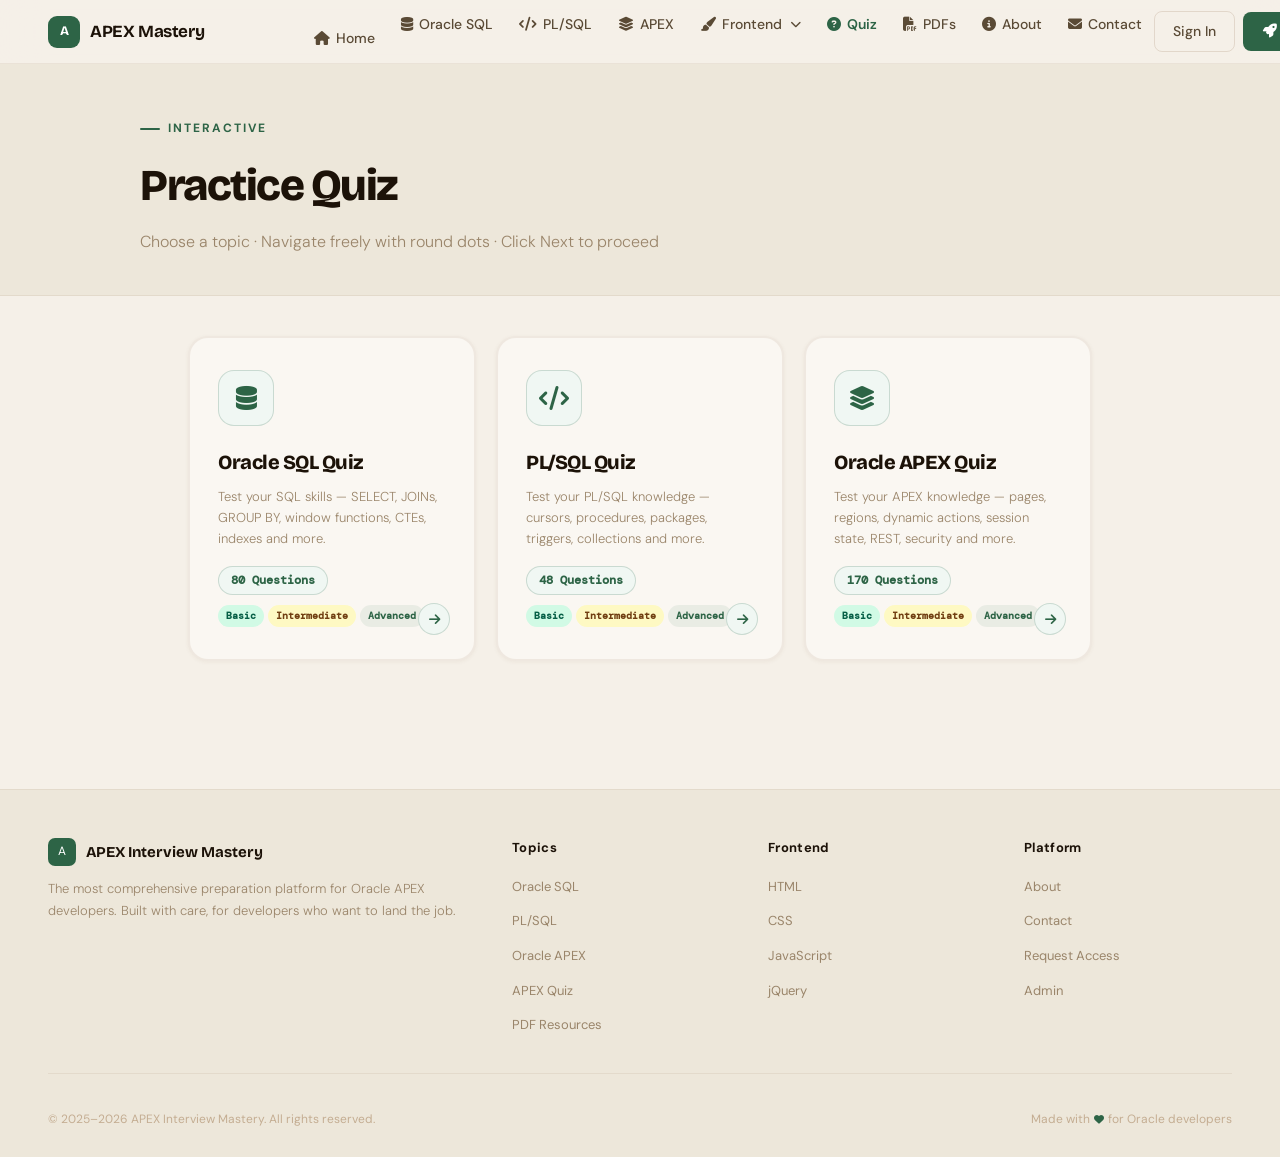
<file: oracle-apex-quiz.html>
<!DOCTYPE html>
<html lang="en">
<head>
<meta charset="UTF-8">
<meta name="viewport" content="width=device-width, initial-scale=1.0">
<title>Practice Quiz — APEX Interview Mastery</title>
<link rel="icon" type="image/svg+xml" href="data:image/svg+xml,<svg xmlns='http://www.w3.org/2000/svg' viewBox='0 0 100 100'><text y='0.9em' font-size='90'>🧠</text></svg>">
<link rel="stylesheet" href="https://cdnjs.cloudflare.com/ajax/libs/font-awesome/6.4.0/css/all.min.css">
<link rel="stylesheet" href="assets/style.css">
</head>
<body>

<nav class="nav" id="mainNav">
  <a href="index.html" class="nav-logo">
    <div class="nav-logo-mark">A</div>
    <span class="nav-logo-text">APEX Mastery</span>
  </div>
  <ul class="nav-links" id="navLinks">
    <li><a href="index.html" data-page="home"><i class="fas fa-home"></i> Home</a></li>
    <li><a href="oracle-sql.html"><i class="fas fa-database"></i> Oracle SQL</a></li>
    <li><a href="plsql.html"><i class="fas fa-code"></i> PL/SQL</a></li>
    <li><a href="oracle-apex.html"><i class="fas fa-layer-group"></i> APEX</a></li>
    <li class="nav-dropdown">
      <a><i class="fas fa-paint-brush"></i> Frontend <i class="fas fa-chevron-down" style="font-size:11px;margin-left:2px"></i></a>
      <ul class="nav-dropdown-menu">
        <li><a href="html-questions.html"><i class="fab fa-html5"></i> HTML</a></li>
        <li><a href="css-questions.html"><i class="fab fa-css3-alt"></i> CSS</a></li>
        <li><a href="javascript-questions.html"><i class="fab fa-js"></i> JavaScript</a></li>
        <li><a href="jquery-questions.html"><i class="fas fa-dollar-sign"></i> jQuery</a></li>
      </ul>
    </li>
    <li><a href="oracle-apex-quiz.html" class="active"><i class="fas fa-circle-question"></i> Quiz</a></li>
    <li><a href="pdf-resources.html"><i class="fas fa-file-pdf"></i> PDFs</a></li>
    <li><a href="index.html#about" data-page="about"><i class="fas fa-info-circle"></i> About</a></li>
    <li><a href="index.html#contact" data-page="contact"><i class="fas fa-envelope"></i> Contact</a></li>
  </ul>
  <div class="nav-actions" id="navActions">
    <a href="index.html" class="btn-nav-ghost">Sign In</a>
    <a href="index.html" class="btn-nav-primary"><i class="fas fa-rocket"></i> Get Access</a>
  </div>
  <button class="nav-hamburger" id="navHamburger" aria-label="Open menu" onclick="toggleMobileNavQuiz()">
    <span></span><span></span><span></span>
  </button>
</nav>

<!-- Mobile Drawer -->
<div class="nav-mobile-drawer" id="mobileDrawer">
  <ul class="nav-mobile-links">
    <li><div class="nav-mobile-section-label">Topics</div></li>
    <li><a href="index.html" onclick="closeMobileNavQuiz()"><i class="fas fa-home"></i> Home</a></li>
    <li><a href="oracle-sql.html" onclick="closeMobileNavQuiz()"><i class="fas fa-database"></i> Oracle SQL</a></li>
    <li><a href="plsql.html" onclick="closeMobileNavQuiz()"><i class="fas fa-code"></i> PL/SQL</a></li>
    <li><a href="oracle-apex.html" onclick="closeMobileNavQuiz()"><i class="fas fa-layer-group"></i> APEX</a></li>
    <li><a href="oracle-apex-quiz.html" class="active" onclick="closeMobileNavQuiz()"><i class="fas fa-circle-question"></i> Quiz</a></li>
    <li><a href="pdf-resources.html" onclick="closeMobileNavQuiz()"><i class="fas fa-file-pdf"></i> PDFs</a></li>
    <div class="nav-mobile-divider"></div>
    <li><div class="nav-mobile-section-label">Frontend</div></li>
    <li><a href="html-questions.html" onclick="closeMobileNavQuiz()"><i class="fab fa-html5"></i> HTML</a></li>
    <li><a href="css-questions.html" onclick="closeMobileNavQuiz()"><i class="fab fa-css3-alt"></i> CSS</a></li>
    <li><a href="javascript-questions.html" onclick="closeMobileNavQuiz()"><i class="fab fa-js"></i> JavaScript</a></li>
    <li><a href="jquery-questions.html" onclick="closeMobileNavQuiz()"><i class="fas fa-dollar-sign"></i> jQuery</a></li>
    <div class="nav-mobile-divider"></div>
    <li><div class="nav-mobile-section-label">Platform</div></li>
    <li><a href="index.html#about" onclick="closeMobileNavQuiz()"><i class="fas fa-info-circle"></i> About</a></li>
    <li><a href="index.html#contact" onclick="closeMobileNavQuiz()"><i class="fas fa-envelope"></i> Contact</a></li>
  </ul>
  <div class="nav-mobile-actions">
    <a href="index.html" class="nav-mobile-btn ghost" onclick="closeMobileNavQuiz()"><i class="fas fa-sign-in-alt"></i> Sign In</a>
    <a href="index.html" class="nav-mobile-btn primary" onclick="closeMobileNavQuiz()"><i class="fas fa-rocket"></i> Get Access</a>
  </div>
</div>

<div class="page-header">
  <div style="max-width:1000px;margin:0 auto">
    <div class="page-eyebrow">Interactive</div>
    <h1 class="page-title">Practice Quiz</h1>
    <p class="page-subtitle">Choose a topic · Navigate freely with round dots · Click Next to proceed</p>
  </div>
</div>

<div class="quiz-hub-wrap">

  <!--  HUB  -->
  <div id="quizHub">
    <div class="hub-grid">
      <div class="hub-card" onclick="showQuiz('sql')">
        <div class="hub-icon"><i class="fas fa-database"></i></div>
        <div class="hub-title">Oracle SQL Quiz</div>
        <div class="hub-desc">Test your SQL skills — SELECT, JOINs, GROUP BY, window functions, CTEs, indexes and more.</div>
        <div class="hub-meta">
          <span class="hub-q-count">80 Questions</span>
          <div class="hub-levels">
            <span class="hub-lvl lvl-b">Basic</span>
            <span class="hub-lvl lvl-i">Intermediate</span>
            <span class="hub-lvl lvl-a">Advanced</span>
          </div>
        </div>
        <div class="hub-arrow"><i class="fas fa-arrow-right"></i></div>
      </div>
      <div class="hub-card" onclick="showQuiz('plsql')">
        <div class="hub-icon"><i class="fas fa-code"></i></div>
        <div class="hub-title">PL/SQL Quiz</div>
        <div class="hub-desc">Test your PL/SQL knowledge — cursors, procedures, packages, triggers, collections and more.</div>
        <div class="hub-meta">
          <span class="hub-q-count">48 Questions</span>
          <div class="hub-levels">
            <span class="hub-lvl lvl-b">Basic</span>
            <span class="hub-lvl lvl-i">Intermediate</span>
            <span class="hub-lvl lvl-a">Advanced</span>
          </div>
        </div>
        <div class="hub-arrow"><i class="fas fa-arrow-right"></i></div>
      </div>
      <div class="hub-card" onclick="showQuiz('apex')">
        <div class="hub-icon"><i class="fas fa-layer-group"></i></div>
        <div class="hub-title">Oracle APEX Quiz</div>
        <div class="hub-desc">Test your APEX knowledge — pages, regions, dynamic actions, session state, REST, security and more.</div>
        <div class="hub-meta">
          <span class="hub-q-count">170 Questions</span>
          <div class="hub-levels">
            <span class="hub-lvl lvl-b">Basic</span>
            <span class="hub-lvl lvl-i">Intermediate</span>
            <span class="hub-lvl lvl-a">Advanced</span>
          </div>
        </div>
        <div class="hub-arrow"><i class="fas fa-arrow-right"></i></div>
      </div>
    </div>
  </div>

  <!--  SQL QUIZ  -->
  <div id="sqlSection" style="display:none">
    
<div class="quiz-back-bar">
  <button class="quiz-back-btn" onclick="showHub()">
    <i class="fas fa-arrow-left"></i> Back to Quizzes
  </button>
  <span class="quiz-back-label">Oracle SQL Quiz</span>
</div>

<!-- Start -->
<div class="sq-start" id="sqlQuizStart">
  <span class="sq-start-icon"><i class="fas fa-database"></i></span>
  <h2>Oracle SQL Quiz</h2>
  <p>80 questions across Basic, Intermediate and Advanced levels.<br>Navigate freely using the dots. Instant feedback — click Next to proceed.</p>
  <button class="sq-start-btn" onclick="SQ['sqlQuiz'].start()">
    <i class="fas fa-play"></i>&nbsp; Start Quiz
  </button>
</div>

<!-- Quiz -->
<div class="sq-wrap" id="sqlQuizQuiz" style="display:none">

  <!-- Q-dots navigator -->
  <div class="sq-dots-wrap">
    <div class="sq-dots-label">Question Navigator</div>
    <div class="sq-dots-grid" id="sqlQuizDotsGrid"></div>
  </div>

  <!-- Progress bar -->
  <div class="sq-prog-wrap">
    <div class="sq-prog-bar"><div class="sq-prog-fill" id="sqlQuizProgFill" style="width:0%"></div></div>
    <span class="sq-prog-txt" id="sqlQuizProgTxt">0 / 80 answered</span>
    <span class="sq-score-pill" id="sqlQuizScorePill">Score: 0</span>
  </div>

  <!-- Question card -->
  <div class="sq-qcard">
    <div class="sq-q-meta">
      <span class="sq-q-num-badge" id="sqlQuizQNum">Q 01 / 80</span>
      <span class="sq-q-lvl-badge basic" id="sqlQuizQLvl">Basic</span>
    </div>
    <div class="sq-q-text" id="sqlQuizQText">Loading...</div>
    <div class="sq-opts" id="sqlQuizQOpts"></div>
    <div class="sq-exp" id="sqlQuizQExp"></div>
    <div class="sq-nav">
      <button class="sq-nav-btn" id="sqlQuizPrevBtn" onclick="SQ['sqlQuiz'].prev()">
        <i class="fas fa-arrow-left"></i> Prev
      </button>
      <button class="sq-nav-btn primary" id="sqlQuizNextBtn" onclick="SQ['sqlQuiz'].next()">
        Next <i class="fas fa-arrow-right"></i>
      </button>
    </div>
  </div>
</div>

<!-- Result -->
<div class="sq-result" id="sqlQuizResult" style="display:none">
  <div class="sq-result-ring" id="sqlQuizResRing">
    <div class="sq-result-ring-inner">
      <div class="sq-result-score-num" id="sqlQuizResNum">0</div>
      <div class="sq-result-score-lbl" id="sqlQuizResTotal">/80</div>
    </div>
  </div>
  <div class="sq-result-msg" id="sqlQuizResMsg"></div>
  <div class="sq-result-sub" id="sqlQuizResSub"></div>
  <div class="sq-result-stats">
    <div class="sq-stat-pill correct-stat"><i class="fas fa-check"></i> <span id="sqlQuizResCorrect">0 correct</span></div>
    <div class="sq-stat-pill wrong-stat"><i class="fas fa-times"></i> <span id="sqlQuizResWrong">0 wrong</span></div>
  </div>
  <button class="sq-restart-btn" onclick="SQ['sqlQuiz'].restart()">
    <i class="fas fa-rotate-right"></i>&nbsp; Try Again
  </button>
</div>
  </div>

  <!--  PL/SQL QUIZ  -->
  <div id="plsqlSection" style="display:none">
    
<div class="quiz-back-bar">
  <button class="quiz-back-btn" onclick="showHub()">
    <i class="fas fa-arrow-left"></i> Back to Quizzes
  </button>
  <span class="quiz-back-label">PL/SQL Quiz</span>
</div>

<!-- Start -->
<div class="sq-start" id="plsqlQuizStart">
  <span class="sq-start-icon"><i class="fas fa-cog"></i></span>
  <h2>PL/SQL Quiz</h2>
  <p>48 questions covering cursors, procedures, packages, triggers and Citi assessment questions.<br>Navigate freely using the dots. Instant feedback — click Next to proceed.</p>
  <button class="sq-start-btn" onclick="SQ['plsqlQuiz'].start()">
    <i class="fas fa-play"></i>&nbsp; Start Quiz
  </button>
</div>

<!-- Quiz -->
<div class="sq-wrap" id="plsqlQuizQuiz" style="display:none">

  <!-- Q-dots navigator -->
  <div class="sq-dots-wrap">
    <div class="sq-dots-label">Question Navigator</div>
    <div class="sq-dots-grid" id="plsqlQuizDotsGrid"></div>
  </div>

  <!-- Progress bar -->
  <div class="sq-prog-wrap">
    <div class="sq-prog-bar"><div class="sq-prog-fill" id="plsqlQuizProgFill" style="width:0%"></div></div>
    <span class="sq-prog-txt" id="plsqlQuizProgTxt">0 / 48 answered</span>
    <span class="sq-score-pill" id="plsqlQuizScorePill">Score: 0</span>
  </div>

  <!-- Question card -->
  <div class="sq-qcard">
    <div class="sq-q-meta">
      <span class="sq-q-num-badge" id="plsqlQuizQNum">Q 01 / 48</span>
      <span class="sq-q-lvl-badge basic" id="plsqlQuizQLvl">Basic</span>
    </div>
    <div class="sq-q-text" id="plsqlQuizQText">Loading...</div>
    <div class="sq-opts" id="plsqlQuizQOpts"></div>
    <div class="sq-exp" id="plsqlQuizQExp"></div>
    <div class="sq-nav">
      <button class="sq-nav-btn" id="plsqlQuizPrevBtn" onclick="SQ['plsqlQuiz'].prev()">
        <i class="fas fa-arrow-left"></i> Prev
      </button>
      <button class="sq-nav-btn primary" id="plsqlQuizNextBtn" onclick="SQ['plsqlQuiz'].next()">
        Next <i class="fas fa-arrow-right"></i>
      </button>
    </div>
  </div>
</div>

<!-- Result -->
<div class="sq-result" id="plsqlQuizResult" style="display:none">
  <div class="sq-result-ring" id="plsqlQuizResRing">
    <div class="sq-result-ring-inner">
      <div class="sq-result-score-num" id="plsqlQuizResNum">0</div>
      <div class="sq-result-score-lbl" id="plsqlQuizResTotal">/48</div>
    </div>
  </div>
  <div class="sq-result-msg" id="plsqlQuizResMsg"></div>
  <div class="sq-result-sub" id="plsqlQuizResSub"></div>
  <div class="sq-result-stats">
    <div class="sq-stat-pill correct-stat"><i class="fas fa-check"></i> <span id="plsqlQuizResCorrect">0 correct</span></div>
    <div class="sq-stat-pill wrong-stat"><i class="fas fa-times"></i> <span id="plsqlQuizResWrong">0 wrong</span></div>
  </div>
  <button class="sq-restart-btn" onclick="SQ['plsqlQuiz'].restart()">
    <i class="fas fa-rotate-right"></i>&nbsp; Try Again
  </button>
</div>
  </div>

  <!--  APEX QUIZ  -->
  <div id="apexSection" style="display:none">
    <div class="quiz-back-bar">
      <button class="quiz-back-btn" onclick="showHub()">
        <i class="fas fa-arrow-left"></i> Back to Quizzes
      </button>
      <span class="quiz-back-label">Oracle APEX Quiz</span>
    </div>
    <div class="quiz-wrap">

  <!--  START  -->
  <div class="start-screen" id="startScreen">
    <div class="start-card">
      <span class="start-icon"><i class="fas fa-brain"></i></span>
      <h1 class="start-title">APEX Knowledge Quiz</h1>
      <p class="start-sub">95 questions across Basic, Intermediate & Advanced levels. Navigate freely, skip questions, and review your score at the end.</p>
      <div class="start-chips">
        <div class="start-chip"><div class="chip-num">95</div><div class="chip-lbl">Questions</div></div>
        <div class="start-chip"><div class="chip-num">45</div><div class="chip-lbl">Minutes</div></div>
        <div class="start-chip"><div class="chip-num">3</div><div class="chip-lbl">Levels</div></div>
      </div>
      <div class="start-cats">
        <div class="cat-card"><span class="cat-emoji"><i class="fas fa-circle" style="color:#276749"></i></span><div class="cat-name">Basic</div><div class="cat-desc">APEX fundamentals, components, workspaces, LOVs</div></div>
        <div class="cat-card"><span class="cat-emoji"><i class="fas fa-circle" style="color:#3b82f6"></i></span><div class="cat-name">Intermediate</div><div class="cat-desc">Dynamic actions, security, forms, reports, sessions</div></div>
        <div class="cat-card"><span class="cat-emoji"><i class="fas fa-circle" style="color:#b91c1c"></i></span><div class="cat-name">Advanced</div><div class="cat-desc">REST, performance, plugins, architecture, deployment</div></div>
      </div>
      <button class="start-btn" onclick="startQuiz()"><i class="fas fa-play"></i> Start Quiz</button>
      <p class="start-note"><i class="fas fa-info-circle"></i> Instant answer feedback after each question. You can navigate between questions freely.</p>
    </div>
  </div>

  <!--  QUIZ  -->
  <div class="quiz-screen" id="quizScreen">

    <!-- Top bar -->
    <div class="quiz-topbar">
      <div class="quiz-progress-wrap">
        <div class="prog-top">
          <span class="prog-label">Progress</span>
          <span class="prog-count" id="progCount">0 / 95</span>
        </div>
        <div class="prog-bar"><div class="prog-fill" id="progFill"></div></div>
      </div>
      <div class="quiz-timer" id="timerEl"><i class="fas fa-clock"></i><span id="timerTxt">45:00</span></div>
    </div>

    <!-- Dots -->
    <div class="q-dots-wrap">
      <div class="q-dots-label">Question Navigator — click any dot to jump</div>
      <div class="q-dots" id="dotsWrap"></div>
    </div>

    <!-- Question -->
    <div class="q-card" id="qCard">
      <div class="q-meta">
        <span class="q-num-badge" id="qNumBadge">Q 01 / 95</span>
        <span class="q-level-badge basic" id="qLevelBadge">Basic</span>
      </div>
      <div class="q-text" id="qText">Loading...</div>
      <div class="q-options" id="qOpts"></div>
      <div class="q-exp" id="qExp"></div>

      <!-- Nav buttons -->
      <div class="q-nav">
        <button class="nav-btn" id="prevBtn" onclick="go(cur-1)" disabled><i class="fas fa-arrow-left"></i> Prev</button>
        <button class="nav-btn skip" id="skipBtn" onclick="skip()"><i class="fas fa-forward"></i> Skip</button>
        <button class="nav-btn primary" id="nextBtn" onclick="go(cur+1)">Next <i class="fas fa-arrow-right"></i></button>
      </div>
    </div>

    <!-- Submit -->
    <div class="submit-btn-wrap" id="submitWrap">
      <button class="submit-btn" onclick="submitQuiz()"><i class="fas fa-flag-checkered"></i> Submit Quiz & See Results</button>
    </div>

  </div>

  <!--  RESULTS  -->
  <div class="results-screen" id="resultsScreen">
    <div class="results-card">
      <span class="results-emoji" id="rEmoji"></span>
      <h2 class="results-title" id="rTitle">Great Job!</h2>
      <p class="results-sub" id="rSub">Here's your score</p>

      <div class="score-ring-wrap">
        <div class="score-ring" id="scoreRing">
          <div class="score-ring-inner">
            <div class="score-pct" id="scorePct">0%</div>
            <div class="score-lbl">Score</div>
          </div>
        </div>
      </div>

      <div class="results-stats">
        <div class="r-stat"><div class="r-stat-num c" id="rCorrect">0</div><div class="r-stat-lbl">Correct</div></div>
        <div class="r-stat"><div class="r-stat-num w" id="rWrong">0</div><div class="r-stat-lbl">Wrong</div></div>
        <div class="r-stat"><div class="r-stat-num s" id="rSkipped">0</div><div class="r-stat-lbl">Skipped</div></div>
      </div>

      <div class="results-msg" id="rMsg"></div>

      <div class="results-actions">
        <button class="res-btn primary" onclick="restart()"><i class="fas fa-redo"></i> Try Again</button>
        <a href="oracle-apex.html" class="res-btn secondary"><i class="fas fa-book-open"></i> Study APEX</a>
        <a href="index.html" class="res-btn secondary"><i class="fas fa-home"></i> Home</a>
      </div>
    </div>
  </div>

</div><!-- /quiz-wrap -->

<!-- FOOTER -->
  </div>

</div>
  </div>

</div>



<!-- Data -->
<script>
const SQL_QUIZ_QUESTIONS   = [{"id": 1, "level": "basic", "q": "What does SQL stand for?", "opts": ["Structured Query Language", "Simple Query Logic", "Stored Query Language", "System Query Language"], "ans": 0, "exp": "SQL stands for Structured Query Language — the standard language for relational database management."}, {"id": 2, "level": "basic", "q": "Which SQL clause is used to filter rows?", "opts": ["ORDER BY", "GROUP BY", "WHERE", "HAVING"], "ans": 2, "exp": "WHERE filters individual rows before any grouping. HAVING filters groups after GROUP BY."}, {"id": 3, "level": "basic", "q": "What does SELECT * mean in SQL?", "opts": ["Select the first row", "Select all columns", "Select all tables", "Select primary key only"], "ans": 1, "exp": "SELECT * retrieves all columns from a table. It's fine for exploration but should be avoided in production queries."}, {"id": 4, "level": "basic", "q": "Which SQL command adds new rows to a table?", "opts": ["UPDATE", "ALTER", "INSERT", "CREATE"], "ans": 2, "exp": "INSERT INTO adds new rows. UPDATE modifies existing rows. ALTER modifies table structure."}, {"id": 5, "level": "basic", "q": "Which clause sorts query results?", "opts": ["SORT BY", "ORDER BY", "GROUP BY", "FILTER BY"], "ans": 1, "exp": "ORDER BY sorts results. Default is ASC (ascending). Add DESC for descending order."}, {"id": 6, "level": "basic", "q": "What is a PRIMARY KEY?", "opts": ["A key that can have duplicate values", "A key that uniquely identifies each row", "A key used only for joins", "A foreign key reference"], "ans": 1, "exp": "PRIMARY KEY uniquely identifies each row. It must be NOT NULL and unique. A table can have only one primary key."}, {"id": 7, "level": "basic", "q": "What does the COUNT() function return?", "opts": ["Sum of values", "Average of values", "Number of rows", "Maximum value"], "ans": 2, "exp": "COUNT(*) returns total rows. COUNT(column) counts non-NULL values in that column."}, {"id": 8, "level": "basic", "q": "Which JOIN returns only matching rows from both tables?", "opts": ["LEFT JOIN", "RIGHT JOIN", "INNER JOIN", "FULL OUTER JOIN"], "ans": 2, "exp": "INNER JOIN returns only rows where the join condition matches in both tables. Non-matching rows are excluded."}, {"id": 9, "level": "basic", "q": "What does the DISTINCT keyword do?", "opts": ["Sorts results", "Removes duplicate rows", "Filters NULL values", "Groups rows"], "ans": 1, "exp": "DISTINCT eliminates duplicate rows from the result set. SELECT DISTINCT dept_id returns unique department IDs."}, {"id": 10, "level": "basic", "q": "Which SQL command removes all rows from a table but keeps its structure?", "opts": ["DROP", "DELETE", "TRUNCATE", "REMOVE"], "ans": 2, "exp": "TRUNCATE removes all rows instantly and cannot be rolled back. DELETE removes rows row-by-row and can be rolled back."}, {"id": 11, "level": "intermediate", "q": "What is the difference between WHERE and HAVING?", "opts": ["No difference", "WHERE filters rows, HAVING filters groups", "HAVING filters rows, WHERE filters groups", "WHERE works only with JOINs"], "ans": 1, "exp": "WHERE filters individual rows before grouping. HAVING filters groups after GROUP BY. HAVING can use aggregate functions; WHERE cannot."}, {"id": 12, "level": "intermediate", "q": "What does a LEFT JOIN return?", "opts": ["Only matching rows", "All rows from left table + matching from right", "All rows from right table + matching from left", "All rows from both tables"], "ans": 1, "exp": "LEFT JOIN returns all rows from the left table and matching rows from the right. Non-matching right rows show NULL."}, {"id": 13, "level": "intermediate", "q": "What is a subquery?", "opts": ["A stored procedure", "A query nested inside another query", "A type of JOIN", "A database index"], "ans": 1, "exp": "A subquery is a SELECT inside another SQL statement. It can appear in SELECT, FROM, WHERE or HAVING clauses."}, {"id": 14, "level": "intermediate", "q": "What does GROUP BY do?", "opts": ["Sorts rows", "Filters rows", "Groups rows with same values for aggregation", "Joins two tables"], "ans": 2, "exp": "GROUP BY groups rows sharing the same values so aggregate functions (COUNT, SUM, AVG) can be applied per group."}, {"id": 15, "level": "intermediate", "q": "What is the purpose of an INDEX in a database?", "opts": ["Store backup data", "Speed up data retrieval", "Define table structure", "Set primary key"], "ans": 1, "exp": "Indexes speed up SELECT queries by allowing the database to find rows without scanning the entire table."}, {"id": 16, "level": "intermediate", "q": "Which function returns the highest value in a column?", "opts": ["TOP()", "HIGHEST()", "MAX()", "UPPER()"], "ans": 2, "exp": "MAX() returns the maximum value. MIN() returns minimum. Both ignore NULL values."}, {"id": 17, "level": "intermediate", "q": "What is a FOREIGN KEY?", "opts": ["A key that is always unique", "A key referencing a primary key in another table", "A key with no constraints", "A key used for encryption"], "ans": 1, "exp": "FOREIGN KEY enforces referential integrity by linking a column to a PRIMARY KEY in another table."}, {"id": 18, "level": "intermediate", "q": "What does UNION do in SQL?", "opts": ["Joins two tables", "Combines results of two SELECT queries removing duplicates", "Combines results keeping duplicates", "Creates a new table"], "ans": 1, "exp": "UNION combines result sets and removes duplicates. UNION ALL keeps all rows including duplicates and is faster."}, {"id": 19, "level": "intermediate", "q": "What is a VIEW in SQL?", "opts": ["A physical copy of a table", "A saved SELECT query that acts as a virtual table", "A type of stored procedure", "A backup mechanism"], "ans": 1, "exp": "A VIEW is a named query stored in the database. It acts like a virtual table — data is computed fresh on each access."}, {"id": 20, "level": "intermediate", "q": "What does the LIKE operator do?", "opts": ["Exact string match", "Pattern matching with % and _", "Case-sensitive comparison", "Numeric comparison"], "ans": 1, "exp": "LIKE uses wildcards: % matches any sequence of characters, _ matches exactly one character."}, {"id": 21, "level": "advanced", "q": "What is a Window Function in SQL?", "opts": ["A function that creates a popup", "A function that operates across a set of rows related to the current row", "A function that filters rows", "A function used only with GROUP BY"], "ans": 1, "exp": "Window functions (ROW_NUMBER, RANK, LAG, LEAD, SUM OVER) compute values across a window of rows without collapsing them like GROUP BY does."}, {"id": 22, "level": "advanced", "q": "What is a CTE (Common Table Expression)?", "opts": ["A permanent table", "A temporary named result set defined with WITH clause", "A type of index", "A stored procedure"], "ans": 1, "exp": "CTEs use WITH keyword to define a temporary named result set. They improve readability and can be recursive for hierarchical data."}, {"id": 23, "level": "advanced", "q": "What does RANK() differ from DENSE_RANK()?", "opts": ["No difference", "RANK skips numbers on ties, DENSE_RANK does not", "DENSE_RANK skips numbers on ties, RANK does not", "RANK only works with ORDER BY DESC"], "ans": 1, "exp": "RANK(): tied values get same rank, next rank is skipped (1,1,3). DENSE_RANK(): tied values get same rank, no gap (1,1,2)."}, {"id": 24, "level": "advanced", "q": "What is the difference between DELETE and TRUNCATE?", "opts": ["No difference", "DELETE can be rolled back and fires triggers; TRUNCATE cannot be rolled back", "TRUNCATE can be rolled back; DELETE cannot", "DELETE is faster than TRUNCATE"], "ans": 1, "exp": "DELETE removes rows one by one, fires triggers, and can be rolled back. TRUNCATE removes all rows instantly, is faster, but cannot be rolled back."}, {"id": 25, "level": "advanced", "q": "What is database normalization?", "opts": ["Making database faster", "Process of organizing data to reduce redundancy", "Backing up database", "Encrypting database tables"], "ans": 1, "exp": "Normalization organises tables to reduce redundancy and improve data integrity through normal forms (1NF, 2NF, 3NF, BCNF)."}, {"id": 26, "level": "advanced", "q": "What does EXPLAIN PLAN show in Oracle?", "opts": ["Data in the table", "How Oracle executes a query (execution plan)", "All indexes on a table", "User permissions"], "ans": 1, "exp": "EXPLAIN PLAN shows how Oracle's optimizer will execute a query — useful for identifying full table scans and optimising with indexes."}, {"id": 27, "level": "advanced", "q": "What is a MATERIALIZED VIEW?", "opts": ["Same as a regular view", "A view that physically stores the query result", "A view that auto-updates every second", "A view only visible to admins"], "ans": 1, "exp": "Materialized views store the query result physically. They must be refreshed to reflect changes. Much faster to query than regular views."}, {"id": 28, "level": "advanced", "q": "What is the purpose of the MERGE statement?", "opts": ["Combine two databases", "Insert, update or delete in one statement based on matching condition", "Merge two schemas", "Copy a table structure"], "ans": 1, "exp": "MERGE (upsert) matches rows between source and target — updates matched rows, inserts unmatched rows, optionally deletes."}, {"id": 29, "level": "advanced", "q": "What are ACID properties in a database?", "opts": ["Automated, Consistent, Indexed, Durable", "Atomicity, Consistency, Isolation, Durability", "Atomic, Compressed, Integrated, Distributed", "None of the above"], "ans": 1, "exp": "ACID: Atomicity (all or nothing), Consistency (rules maintained), Isolation (transactions independent), Durability (committed data survives crashes)."}, {"id": 30, "level": "advanced", "q": "What is partitioning in Oracle?", "opts": ["Splitting a database into two servers", "Dividing a large table into smaller segments for performance", "Creating backup copies", "Encrypting table data"], "ans": 1, "exp": "Partitioning divides large tables into smaller pieces (by range, list or hash). Oracle can skip irrelevant partitions (partition pruning) speeding up queries."}, {"id": 31, "level": "basic", "q": "What does SQL stand for?", "opts": ["Structured Question Language", "Structured Query Language", "Simple Query Language", "Structured Quick Language"], "ans": 1, "exp": "SQL stands for Structured Query Language — the standard language for managing relational databases."}, {"id": 32, "level": "basic", "q": "Which SQL clause is used to retrieve data from a database?", "opts": ["GET", "SELECT", "FETCH", "RETRIEVE"], "ans": 1, "exp": "SELECT is the SQL clause used to retrieve data. GET, FETCH (in PL/SQL context), and RETRIEVE are not standard SQL clauses."}, {"id": 33, "level": "basic", "q": "What is the default sorting order of the ORDER BY clause?", "opts": ["DESC", "RANDOM", "ASC", "NONE"], "ans": 2, "exp": "ORDER BY defaults to ASC (ascending). You must explicitly add DESC for descending order."}, {"id": 34, "level": "basic", "q": "Which keyword eliminates duplicate rows in a result set?", "opts": ["UNIQUE", "REMOVE", "DISTINCT", "DELETE"], "ans": 2, "exp": "DISTINCT eliminates duplicate rows from a result. SELECT DISTINCT dept_id returns each department ID only once."}, {"id": 35, "level": "basic", "q": "Which of the following is NOT a DDL command?", "opts": ["CREATE", "ALTER", "DROP", "INSERT"], "ans": 3, "exp": "INSERT is a DML (Data Manipulation Language) command. DDL commands are CREATE, ALTER, DROP, TRUNCATE, and RENAME."}, {"id": 36, "level": "basic", "q": "The WHERE clause is used to:", "opts": ["Filter records", "Sort data", "Group data", "Delete data"], "ans": 0, "exp": "WHERE filters individual rows before they are returned. GROUP BY groups them, ORDER BY sorts them."}, {"id": 37, "level": "basic", "q": "What is the result of: SELECT 2 + 3 * 4?", "opts": ["20", "14", "24", "18"], "ans": 1, "exp": "Operator precedence: multiplication first (3*4=12), then addition (2+12=14). Result is 14."}, {"id": 38, "level": "basic", "q": "Which operator checks for a value within a list of values?", "opts": ["BETWEEN", "LIKE", "IN", "WITH"], "ans": 2, "exp": "IN checks if a value exists in a list: WHERE dept_id IN (10, 20, 30). BETWEEN checks a range, LIKE checks patterns."}, {"id": 39, "level": "basic", "q": "Which command removes all records from a table but not the table itself?", "opts": ["REMOVE", "DELETE", "DROP", "TRUNCATE"], "ans": 3, "exp": "TRUNCATE removes all rows but keeps the table structure. DELETE also removes rows but can use WHERE. DROP removes the table itself."}, {"id": 40, "level": "basic", "q": "What is a primary key?", "opts": ["Unique + Not Null", "Foreign Key", "Index Key", "Nullable field"], "ans": 0, "exp": "A PRIMARY KEY must be both UNIQUE and NOT NULL. It uniquely identifies each row in a table."}, {"id": 41, "level": "basic", "q": "What does NULL mean in SQL?", "opts": ["Zero", "Undefined", "No value", "False"], "ans": 2, "exp": "NULL represents the absence of a value — it is unknown or not applicable. NULL is NOT zero, empty string, or false."}, {"id": 42, "level": "basic", "q": "Which function returns the number of rows?", "opts": ["COUNT()", "SUM()", "TOTAL()", "NUMBER()"], "ans": 0, "exp": "COUNT(*) returns total rows including NULLs. COUNT(column) counts non-NULL values in that column."}, {"id": 43, "level": "basic", "q": "What does the LIKE operator do?", "opts": ["Compares exact values", "Matches a pattern", "Checks constraints", "Joins tables"], "ans": 1, "exp": "LIKE performs pattern matching using wildcards: % (any characters) and _ (exactly one character)."}, {"id": 44, "level": "basic", "q": "What does the % symbol mean in LIKE clauses?", "opts": ["Divide", "Escape", "Any characters", "Match numbers only"], "ans": 2, "exp": "% matches zero or more characters. 'Al%' matches Alice, Alfred, Alan. _ matches exactly one character."}, {"id": 45, "level": "basic", "q": "Which SQL statement is used to change existing data in a table?", "opts": ["MODIFY", "CHANGE", "UPDATE", "ALTER"], "ans": 2, "exp": "UPDATE modifies existing rows: UPDATE employees SET salary = 60000 WHERE employee_id = 101. ALTER modifies table structure."}, {"id": 46, "level": "intermediate", "q": "Which SQL statement adds new rows to a table?", "opts": ["UPDATE", "ADD", "INSERT", "CREATE"], "ans": 2, "exp": "INSERT INTO adds new rows: INSERT INTO employees(name, salary) VALUES('Alice', 50000)."}, {"id": 47, "level": "intermediate", "q": "Which clause is used with GROUP BY to filter aggregated data?", "opts": ["WHERE", "FILTER", "HAVING", "ORDER"], "ans": 2, "exp": "HAVING filters groups after GROUP BY. WHERE cannot use aggregate functions but HAVING can: HAVING COUNT(*) > 2."}, {"id": 48, "level": "intermediate", "q": "Which JOIN returns all rows from both tables when there is a match in either?", "opts": ["INNER JOIN", "LEFT JOIN", "RIGHT JOIN", "FULL OUTER JOIN"], "ans": 3, "exp": "FULL OUTER JOIN returns all rows from both tables — matched rows are combined, unmatched rows show NULL."}, {"id": 49, "level": "intermediate", "q": "Which SQL keyword is used to sort the result-set?", "opts": ["GROUP BY", "ORDER BY", "SORT", "ALIGN"], "ans": 1, "exp": "ORDER BY sorts results: ORDER BY salary DESC returns highest salary first."}, {"id": 50, "level": "intermediate", "q": "Which of the following is a valid SQL constraint?", "opts": ["CONDITION", "CHECK", "EXISTS", "INDEX"], "ans": 1, "exp": "CHECK is a constraint that ensures column values meet a condition: CHECK (salary > 0). EXISTS is a subquery operator, not a constraint."}, {"id": 51, "level": "intermediate", "q": "What is the purpose of a FOREIGN KEY?", "opts": ["To ensure uniqueness", "To reference a primary key in another table", "To auto-increment values", "To define default value"], "ans": 1, "exp": "FOREIGN KEY enforces referential integrity — it references a PRIMARY KEY in another table preventing orphan records."}, {"id": 52, "level": "intermediate", "q": "Which statement is true about the UNION operator?", "opts": ["Removes duplicates", "Allows duplicates", "Joins rows", "Combines columns"], "ans": 0, "exp": "UNION combines result sets and removes duplicate rows. UNION ALL keeps all rows including duplicates and is faster."}, {"id": 53, "level": "intermediate", "q": "What does the BETWEEN operator do?", "opts": ["Checks if value exists", "Filters text patterns", "Filters within a range (inclusive)", "Matches nulls"], "ans": 2, "exp": "BETWEEN is inclusive: WHERE salary BETWEEN 50000 AND 70000 includes both 50000 and 70000."}, {"id": 54, "level": "intermediate", "q": "Which clause restricts the number of rows returned?", "opts": ["TOP", "MAX", "LIMIT / FETCH FIRST", "COUNT"], "ans": 2, "exp": "In Oracle: FETCH FIRST n ROWS ONLY or ROWNUM <= n. In MySQL/PostgreSQL: LIMIT n. TOP is SQL Server syntax."}, {"id": 55, "level": "intermediate", "q": "Which function returns the current date in Oracle SQL?", "opts": ["GETDATE()", "NOW()", "CURRENT_DATE", "All of the above"], "ans": 3, "exp": "In Oracle: SYSDATE or CURRENT_DATE. In MySQL: NOW() or CURRENT_DATE. GETDATE() is SQL Server. Context-dependent."}, {"id": 56, "level": "intermediate", "q": "What does the SQL keyword AS do?", "opts": ["Joins tables", "Renames a column or table (alias)", "Deletes data", "Drops schema"], "ans": 1, "exp": "AS creates an alias: SELECT salary AS monthly_pay or FROM employees AS e. The AS keyword is optional in most databases."}, {"id": 57, "level": "intermediate", "q": "What is the use of IS NULL in SQL?", "opts": ["Compares NULL with values", "Joins tables", "Replaces NULL", "Aggregates NULLs"], "ans": 0, "exp": "IS NULL checks if a value is NULL. You cannot use = NULL because NULL = NULL evaluates to UNKNOWN, not TRUE."}, {"id": 58, "level": "intermediate", "q": "How can we rename a table in Oracle SQL?", "opts": ["UPDATE TABLE", "RENAME TABLE", "ALTER TABLE name RENAME TO new_name", "None of the above"], "ans": 2, "exp": "In Oracle: ALTER TABLE employees RENAME TO staff. In MySQL: RENAME TABLE employees TO staff."}, {"id": 59, "level": "intermediate", "q": "Which one is a transaction control command?", "opts": ["SELECT", "GRANT", "COMMIT", "DROP"], "ans": 2, "exp": "COMMIT is a TCL (Transaction Control Language) command. SELECT is DML, GRANT is DCL, DROP is DDL."}, {"id": 60, "level": "intermediate", "q": "Which command removes a table completely including its structure?", "opts": ["TRUNCATE", "DELETE", "DROP", "REMOVE"], "ans": 2, "exp": "DROP TABLE removes the table structure and all data permanently. TRUNCATE keeps the structure, DELETE removes rows only."}, {"id": 61, "level": "intermediate", "q": "Which function returns the largest value in a column?", "opts": ["MAX()", "HIGH()", "GREATEST()", "TOP()"], "ans": 0, "exp": "MAX() returns the maximum value in a column. GREATEST() compares values across columns, not aggregate across rows."}, {"id": 62, "level": "intermediate", "q": "What is the result of SELECT LENGTH('SQL')?", "opts": ["2", "3", "4", "Syntax error"], "ans": 1, "exp": "LENGTH('SQL') returns 3 — S, Q, L. In Oracle this function is LENGTH(), in MySQL also LENGTH()."}, {"id": 63, "level": "intermediate", "q": "What does the RANK() function do in SQL?", "opts": ["Returns cumulative rank with gaps on ties", "Returns row index", "Returns partition", "Returns dense rank"], "ans": 0, "exp": "RANK() assigns rank based on ORDER BY. Tied values get the same rank and the next rank is skipped (1,1,3). DENSE_RANK() doesn't skip."}, {"id": 64, "level": "intermediate", "q": "Which keyword is used for conditional logic in a SELECT statement?", "opts": ["SWITCH", "IF", "CASE", "WHEN"], "ans": 2, "exp": "CASE WHEN condition THEN result ELSE default END. WHEN is part of CASE syntax, not standalone. IF is PL/SQL, not SQL."}, {"id": 65, "level": "intermediate", "q": "Which operator tests for the existence of rows in a subquery?", "opts": ["IN", "EXISTS", "ANY", "ALL"], "ans": 1, "exp": "EXISTS returns TRUE if the subquery returns at least one row. It stops checking as soon as the first row is found — very efficient."}, {"id": 66, "level": "advanced", "q": "What is a subquery in SQL?", "opts": ["A temporary column", "A query nested inside another query", "An UPDATE statement", "A type of database"], "ans": 1, "exp": "A subquery (inner query) is a SELECT statement inside another SQL statement. It can be in SELECT, FROM, WHERE, or HAVING clauses."}, {"id": 67, "level": "advanced", "q": "What is the purpose of WINDOW functions?", "opts": ["Aggregate data collapsing rows like GROUP BY", "Filter rows", "Join tables", "Perform calculations across related rows without collapsing them"], "ans": 3, "exp": "Window functions (RANK, ROW_NUMBER, LAG, SUM OVER) perform calculations across a set of rows without collapsing them — unlike GROUP BY."}, {"id": 68, "level": "advanced", "q": "What is the difference between RANK() and DENSE_RANK()?", "opts": ["No difference", "DENSE_RANK skips ranks on ties", "RANK skips ranks on ties", "RANK duplicates rows"], "ans": 2, "exp": "RANK(): 1,1,3 (skips 2 after tie). DENSE_RANK(): 1,1,2 (no gap). Both assign same rank to tied values."}, {"id": 69, "level": "advanced", "q": "What does COALESCE() do in SQL?", "opts": ["Joins tables", "Returns the first non-NULL value from a list", "Replaces all values", "Converts strings"], "ans": 1, "exp": "COALESCE(a, b, c) returns the first non-NULL value from left to right. It is ANSI standard. Oracle also has NVL() which takes only 2 arguments."}, {"id": 70, "level": "advanced", "q": "What is a VIEW in SQL?", "opts": ["A stored physical table", "An indexed column", "A virtual table based on a saved SELECT query", "A subquery result"], "ans": 2, "exp": "A VIEW is a named, saved SELECT query that acts as a virtual table. Data is not physically stored — the query runs on each access."}, {"id": 71, "level": "advanced", "q": "Which function returns the remainder of a division?", "opts": ["ROUND()", "MOD()", "DIV()", "REMAINDER()"], "ans": 1, "exp": "MOD(10, 3) returns 1 (10 divided by 3 leaves remainder 1). In Oracle: MOD() or REMAINDER(). ROUND() rounds numbers."}, {"id": 72, "level": "advanced", "q": "What does DELETE FROM employees WHERE 1=1 do?", "opts": ["Deletes first row", "Deletes last row", "Deletes all rows", "Deletes no rows"], "ans": 2, "exp": "WHERE 1=1 is always TRUE, so this deletes ALL rows from the table. Equivalent to DELETE FROM employees with no WHERE clause."}, {"id": 73, "level": "advanced", "q": "Which statement is true about TRUNCATE?", "opts": ["Can be rolled back", "Fires row-level triggers", "Cannot be rolled back", "Deletes table structure"], "ans": 2, "exp": "TRUNCATE cannot be rolled back in Oracle (it's DDL — implicit COMMIT). It does NOT fire row-level triggers and does NOT remove the table structure."}, {"id": 74, "level": "advanced", "q": "Which SQL command assigns permissions to users?", "opts": ["GRANT", "AUTHORIZE", "PERMIT", "ALLOW"], "ans": 0, "exp": "GRANT is the DCL command: GRANT SELECT, INSERT ON employees TO hr_user. REVOKE removes permissions."}, {"id": 75, "level": "advanced", "q": "What is a composite key?", "opts": ["Primary key with an index", "A key that references a foreign key", "A key made up of multiple columns", "A key that allows NULLs"], "ans": 2, "exp": "A composite key uses two or more columns together to uniquely identify a row. Common in junction tables: PRIMARY KEY (order_id, product_id)."}, {"id": 76, "level": "advanced", "q": "Which JOIN returns only rows where there is NO match in either table?", "opts": ["INNER JOIN", "LEFT JOIN", "RIGHT JOIN", "FULL OUTER JOIN with NULL filter"], "ans": 3, "exp": "FULL OUTER JOIN returns all rows from both tables. To get ONLY unmatched rows, filter WHERE left.id IS NULL OR right.id IS NULL."}, {"id": 77, "level": "advanced", "q": "Which constraint ensures a column only has positive values?", "opts": ["CHECK", "NOT NULL", "UNIQUE", "DEFAULT"], "ans": 0, "exp": "CHECK constraint enforces a condition: CHECK (salary > 0). NOT NULL prevents NULLs, UNIQUE prevents duplicates."}, {"id": 78, "level": "advanced", "q": "What does the ROLLBACK command do?", "opts": ["Saves data permanently", "Undoes uncommitted transaction changes", "Deletes a table", "Locks a table"], "ans": 1, "exp": "ROLLBACK undoes all changes made since the last COMMIT or the start of the transaction. Cannot undo DDL (implicit COMMIT)."}, {"id": 79, "level": "advanced", "q": "What does IFNULL() / NVL() do in SQL?", "opts": ["Replaces NULL with a specified default value", "Removes NULLs from results", "Aggregates NULLs", "Joins NULL columns"], "ans": 0, "exp": "NVL(column, 'default') in Oracle replaces NULL with a default value. IFNULL() in MySQL, COALESCE() in ANSI SQL do the same."}, {"id": 80, "level": "advanced", "q": "Which query correctly selects the top 5 highest salaries from employees?", "opts": ["SELECT MAX(salary) FROM employees LIMIT 5", "SELECT TOP 5 salary FROM employees", "SELECT salary FROM employees ORDER BY salary DESC FETCH FIRST 5 ROWS ONLY", "SELECT salary FROM employees GROUP BY salary"], "ans": 2, "exp": "In Oracle: ORDER BY salary DESC FETCH FIRST 5 ROWS ONLY. TOP is SQL Server. LIMIT is MySQL/PostgreSQL. GROUP BY doesn't limit rows."}];
const PLSQL_QUIZ_QUESTIONS = [{"id": 1, "level": "basic", "q": "What does PL/SQL stand for?", "opts": ["Procedural Language/SQL", "Programming Language/SQL", "Process Logic/SQL", "Parallel Language/SQL"], "ans": 0, "exp": "PL/SQL stands for Procedural Language/SQL — Oracle's procedural extension to SQL that adds variables, loops, conditions and exception handling."}, {"id": 2, "level": "basic", "q": "What are the three main sections of a PL/SQL block?", "opts": ["START, EXECUTE, END", "DECLARE, BEGIN, EXCEPTION/END", "OPEN, FETCH, CLOSE", "CREATE, RUN, DROP"], "ans": 1, "exp": "PL/SQL block: DECLARE (variables), BEGIN (executable code), EXCEPTION (error handling), END. DECLARE and EXCEPTION are optional."}, {"id": 3, "level": "basic", "q": "How do you declare a variable in PL/SQL?", "opts": ["var x NUMBER;", "x := NUMBER;", "x NUMBER;", "DECLARE x AS NUMBER;"], "ans": 2, "exp": "Variables are declared in the DECLARE section: variable_name datatype; e.g., v_salary NUMBER(10,2);"}, {"id": 4, "level": "basic", "q": "What symbol is used for assignment in PL/SQL?", "opts": ["=", "==", ":=", "=>"], "ans": 2, "exp": ":= is the assignment operator in PL/SQL. = is used only for comparison in SQL conditions."}, {"id": 5, "level": "basic", "q": "What is DBMS_OUTPUT.PUT_LINE used for?", "opts": ["Writing to database", "Printing text to console", "Sending emails", "Creating log files"], "ans": 1, "exp": "DBMS_OUTPUT.PUT_LINE prints text to the console/output window. Requires SET SERVEROUTPUT ON in SQL*Plus/SQL Developer."}, {"id": 6, "level": "basic", "q": "What is an exception in PL/SQL?", "opts": ["A syntax error", "A runtime error that disrupts normal execution", "A compile-time warning", "A type of cursor"], "ans": 1, "exp": "Exceptions are runtime errors. PL/SQL has predefined exceptions (NO_DATA_FOUND, TOO_MANY_ROWS) and user-defined ones."}, {"id": 7, "level": "basic", "q": "What does %TYPE do in PL/SQL?", "opts": ["Creates a new type", "Declares a variable with the same datatype as a column", "Checks data type", "Converts data types"], "ans": 1, "exp": "%TYPE anchors a variable's datatype to a column or another variable: v_name employees.employee_name%TYPE;"}, {"id": 8, "level": "basic", "q": "What is a stored procedure in PL/SQL?", "opts": ["A saved SQL query", "A named PL/SQL block stored in the database that performs an action", "A temporary table", "A type of trigger"], "ans": 1, "exp": "A stored procedure is a named, reusable PL/SQL block stored in the database. It can accept parameters but does not return a value."}, {"id": 9, "level": "basic", "q": "What is the difference between a procedure and a function?", "opts": ["No difference", "A function must return a value; a procedure does not", "A procedure returns a value; a function does not", "Functions cannot have parameters"], "ans": 1, "exp": "Functions MUST return a value using RETURN and can be used in SQL. Procedures perform actions but don't return values directly."}, {"id": 10, "level": "basic", "q": "What is a cursor in PL/SQL?", "opts": ["A mouse pointer", "A pointer to the result set of a SQL query", "A type of variable", "A database connection"], "ans": 1, "exp": "A cursor is a pointer to the result set of a query. Explicit cursors (OPEN/FETCH/CLOSE) give full control over multi-row processing."}, {"id": 11, "level": "intermediate", "q": "What is the difference between implicit and explicit cursors?", "opts": ["No difference", "Implicit cursors are auto-created by Oracle for DML/single-row SELECT; explicit cursors are user-defined", "Explicit cursors are faster always", "Implicit cursors only work with DELETE"], "ans": 1, "exp": "Implicit cursors: Oracle auto-creates for INSERT/UPDATE/DELETE and SELECT INTO. Explicit cursors: developer defines for multi-row SELECT processing."}, {"id": 12, "level": "intermediate", "q": "What does BULK COLLECT do in PL/SQL?", "opts": ["Collects statistics", "Fetches multiple rows into a collection in one operation", "Deletes multiple rows", "Groups rows like GROUP BY"], "ans": 1, "exp": "BULK COLLECT fetches all matching rows into a PL/SQL collection in a single context switch — much faster than row-by-row fetching."}, {"id": 13, "level": "intermediate", "q": "What is a PL/SQL Package?", "opts": ["A ZIP file of SQL scripts", "A named group of related procedures, functions, types and variables", "A type of cursor", "An Oracle utility"], "ans": 1, "exp": "Packages group related subprograms. The spec (interface) declares what's public; the body contains the implementation. Great for modularity."}, {"id": 14, "level": "intermediate", "q": "What is FORALL in PL/SQL?", "opts": ["A FOR loop variation for cursors", "A bulk DML statement that sends all operations in one batch", "A way to declare arrays", "A type of exception handler"], "ans": 1, "exp": "FORALL sends all DML operations in a collection to the database in a single call, dramatically reducing PL/SQL to SQL context switches."}, {"id": 15, "level": "intermediate", "q": "What is a trigger in PL/SQL?", "opts": ["A scheduled job", "A PL/SQL block that automatically executes in response to a DML event", "A type of constraint", "A stored procedure called manually"], "ans": 1, "exp": "Triggers fire automatically on INSERT/UPDATE/DELETE events. Types: BEFORE, AFTER, INSTEAD OF. Used for auditing, validation and cascading."}, {"id": 16, "level": "intermediate", "q": "What is %ROWTYPE in PL/SQL?", "opts": ["A record type for a single column", "A record type that matches the structure of an entire table row", "A collection type", "A cursor attribute"], "ans": 1, "exp": "%ROWTYPE declares a record variable with the same structure as a table row: v_emp employees%ROWTYPE; — gives access to v_emp.salary etc."}, {"id": 17, "level": "intermediate", "q": "What does EXECUTE IMMEDIATE do?", "opts": ["Runs a stored procedure", "Executes dynamic SQL built as a string at runtime", "Commits a transaction", "Opens a cursor"], "ans": 1, "exp": "EXECUTE IMMEDIATE runs SQL or PL/SQL built dynamically as a VARCHAR2 string — useful for DDL in PL/SQL and parameterised queries."}, {"id": 18, "level": "intermediate", "q": "What is the NO_DATA_FOUND exception?", "opts": ["Raised when a table is empty", "Raised when SELECT INTO returns zero rows", "Raised when a column has NULL", "Raised when a cursor fails to open"], "ans": 1, "exp": "NO_DATA_FOUND is raised when a SELECT INTO statement finds no matching rows. Handle it in the EXCEPTION section."}, {"id": 19, "level": "intermediate", "q": "What are PL/SQL Collections?", "opts": ["SQL tables", "Data structures that hold multiple values: Associative Arrays, Nested Tables, VARRAYs", "A type of cursor", "Database clusters"], "ans": 1, "exp": "Collections store multiple values: Associative Arrays (key-value, PL/SQL only), Nested Tables (unbounded, stored in DB), VARRAYs (fixed size, stored in DB)."}, {"id": 20, "level": "intermediate", "q": "What is an Autonomous Transaction in PL/SQL?", "opts": ["A transaction that runs in parallel", "A transaction independent of the parent transaction — commits without affecting parent", "A read-only transaction", "A distributed transaction"], "ans": 1, "exp": "PRAGMA AUTONOMOUS_TRANSACTION makes a block run in its own transaction. Its COMMIT/ROLLBACK doesn't affect the parent — used for audit logging."}, {"id": 21, "level": "advanced", "q": "What is the difference between RAISE and RAISE_APPLICATION_ERROR?", "opts": ["No difference", "RAISE re-raises a predefined exception; RAISE_APPLICATION_ERROR creates custom errors with -20000 to -20999 codes", "RAISE is for system errors only", "RAISE_APPLICATION_ERROR is deprecated"], "ans": 1, "exp": "RAISE re-raises the current/predefined exception. RAISE_APPLICATION_ERROR(-20001,'msg') creates a custom error with a user-defined code and message."}, {"id": 22, "level": "advanced", "q": "What is a REF CURSOR in PL/SQL?", "opts": ["A cursor variable that points to a query result set", "A hard-coded cursor", "A cursor for DML statements", "A system cursor"], "ans": 0, "exp": "REF CURSOR is a cursor variable (pointer) that can be associated with different queries at runtime. Used to pass result sets between subprograms."}, {"id": 23, "level": "advanced", "q": "What is the RETURNING INTO clause?", "opts": ["Returns rows to calling program", "Captures values of DML-affected rows directly into PL/SQL variables", "Returns the number of rows affected", "Returns error codes"], "ans": 1, "exp": "RETURNING INTO captures the values of columns modified by INSERT/UPDATE/DELETE into PL/SQL variables in a single round trip."}, {"id": 24, "level": "advanced", "q": "What are cursor attributes in PL/SQL?", "opts": ["Cursor properties like table name", "Boolean/numeric attributes: %FOUND, %NOTFOUND, %ROWCOUNT, %ISOPEN", "Index values of cursor", "JOIN conditions for cursors"], "ans": 1, "exp": "%FOUND (last fetch returned row), %NOTFOUND (no row), %ROWCOUNT (rows fetched so far), %ISOPEN (cursor is open). SQL% prefix for implicit cursors."}, {"id": 25, "level": "advanced", "q": "What is pipeline function in PL/SQL?", "opts": ["A function for network operations", "A table function that returns rows incrementally using PIPE ROW", "A function that runs in parallel", "A recursive function"], "ans": 1, "exp": "Pipelined table functions use PIPE ROW to return rows one at a time as they're computed — memory-efficient for large result sets."}, {"id": 26, "level": "advanced", "q": "What is the NOCOPY hint in PL/SQL?", "opts": ["Prevents copying tables", "Passes OUT/IN OUT parameters by reference instead of by value — improves performance for large data", "Disables data copy on INSERT", "Prevents cursor caching"], "ans": 1, "exp": "NOCOPY passes large OUT parameters by reference avoiding expensive copy operations. Risk: if exception occurs, partial changes may already be visible."}, {"id": 27, "level": "advanced", "q": "What is DBMS_SCHEDULER used for?", "opts": ["Database monitoring", "Creating and managing scheduled jobs in Oracle", "Performance tuning", "User authentication"], "ans": 1, "exp": "DBMS_SCHEDULER creates, manages and monitors scheduled jobs — more powerful than DBMS_JOB. Supports chains, windows, and complex schedules."}, {"id": 28, "level": "advanced", "q": "What is a compound trigger?", "opts": ["A trigger with two conditions", "A trigger that can fire at multiple timing points (BEFORE/AFTER statement AND row level) in one definition", "A trigger on multiple tables", "A trigger with EXCEPTION block"], "ans": 1, "exp": "Compound triggers combine BEFORE STATEMENT, BEFORE EACH ROW, AFTER EACH ROW, and AFTER STATEMENT sections in one trigger body."}, {"id": 29, "level": "advanced", "q": "What is the difference between VARCHAR2 and NVARCHAR2?", "opts": ["No difference", "VARCHAR2 stores standard characters; NVARCHAR2 stores Unicode (multi-language) characters", "NVARCHAR2 is faster", "VARCHAR2 supports more characters"], "ans": 1, "exp": "VARCHAR2 stores bytes (ASCII/single-byte). NVARCHAR2 stores Unicode characters — essential for multilingual applications (Arabic, Chinese etc)."}, {"id": 30, "level": "advanced", "q": "What is DBMS_CRYPTO used for?", "opts": ["Database compression", "Encrypting and decrypting data in PL/SQL", "User authentication", "Table partitioning"], "ans": 1, "exp": "DBMS_CRYPTO provides encryption/decryption functions (AES, 3DES, SHA) for securing sensitive data stored in Oracle Database."}, {"id": 49, "level": "intermediate", "q": "Which code structures are allowed in PL/SQL?", "opts": ["Procedures only", "Functions only", "Procedures and Functions", "Partitions and Code matrices"], "ans": 2, "exp": "PL/SQL supports Procedures (named blocks that perform actions) and Functions (named blocks that return a value). Partitions are a database feature, not a code structure."}, {"id": 50, "level": "basic", "q": "Which functions handle NULL values in PL/SQL/SQL?", "opts": ["IS_NULL and IF_NULL", "IF_NULL only", "NVL and NVL2", "IS_NULL only"], "ans": 2, "exp": "NVL(col, default) replaces NULL with a default value. NVL2(col, not_null_val, null_val) returns different values based on whether the input is NULL."}, {"id": 51, "level": "basic", "q": "Which is the correct way to assign a string value in PL/SQL?", "opts": ["name = 'Tom';", "name := 'Tom';", "name = \"Tom\";", "name := \"Tom\";"], "ans": 1, "exp": ":= is the PL/SQL assignment operator. = is used only for comparison. Strings use single quotes — double quotes are for identifiers."}, {"id": 52, "level": "basic", "q": "What is the correct syntax to create an object that generates values?", "opts": ["CREATE GENERATOR", "CREATE PROVIDER", "CREATE SEQUENCE", "CREATE IDGEN"], "ans": 2, "exp": "CREATE SEQUENCE generates unique incrementing numbers — commonly used for primary key auto-generation in Oracle."}, {"id": 53, "level": "basic", "q": "Which statement is correct about NULL in PL/SQL?", "opts": ["NULL equals FALSE", "NULL equals TRUE", "NULL equals empty string", "None of the above — NULL is unknown"], "ans": 3, "exp": "NULL represents an unknown value — it is NOT equal to FALSE, TRUE, zero, or empty string. Any comparison with NULL evaluates to UNKNOWN."}, {"id": 54, "level": "basic", "q": "What do we call the objects that group related code structures in PL/SQL?", "opts": ["Packages", "Codespaces", "Buckets", "Groups"], "ans": 0, "exp": "Packages group related procedures, functions, types, variables, and cursors. They consist of a spec (interface) and body (implementation)."}, {"id": 55, "level": "intermediate", "q": "Which of the following keywords are valid PL/SQL transaction commands?", "opts": ["RUNNER and SAVEPOINT", "SAVEPOINT and ROLLBACK", "UNDO and ROLLBACK", "ROLLBACK only"], "ans": 1, "exp": "SAVEPOINT marks a point in a transaction for partial rollback. ROLLBACK undoes changes. UNDO is not a PL/SQL keyword."}, {"id": 56, "level": "basic", "q": "What is the correct syntax for a multi-line comment in PL/SQL?", "opts": ["/* This is a comment */", "# This is a comment", "- This is a comment", "// This is a comment"], "ans": 0, "exp": "/* comment */ is the multi-line comment syntax. Single line comments use --. # and // are not valid PL/SQL comment styles."}, {"id": 57, "level": "basic", "q": "Which function converts a string to lowercase in PL/SQL/SQL?", "opts": ["TO_LOWER", "LCASE", "LOWERCASE", "LOWER"], "ans": 3, "exp": "LOWER('HELLO') returns 'hello'. UPPER() converts to uppercase. INITCAP() capitalises first letter of each word."}, {"id": 58, "level": "advanced", "q": "Which pragma enables code execution in a separate autonomous transaction?", "opts": ["PRAGMA NEW TRANSACTION;", "PRAGMA AUTO TRANSACTION;", "PRAGMA AUTONOMOUS_TRANSACTION;", "PRAGMA AUTONOMOUS TRANSACTION;"], "ans": 2, "exp": "PRAGMA AUTONOMOUS_TRANSACTION (with underscore) declares a block runs in its own independent transaction. Its COMMIT/ROLLBACK doesn't affect the parent transaction."}, {"id": 59, "level": "advanced", "q": "How do you send HTTP POST requests from PL/SQL using UTL_HTTP?", "opts": ["BEGIN_REQUEST, SET_METHOD('POST'), WRITE_TEXT", "POST_REQUEST only", "BEGIN_REQUEST, WRITE_TEXT only", "POST_REQUEST, WRITE_TEXT"], "ans": 0, "exp": "UTL_HTTP workflow: UTL_HTTP.BEGIN_REQUEST (create request), UTL_HTTP.SET_HEADER/SET_METHOD (configure), UTL_HTTP.WRITE_TEXT (send body), UTL_HTTP.GET_RESPONSE (get response)."}, {"id": 60, "level": "intermediate", "q": "What are external tables in Oracle?", "opts": ["Tables linked with files on the DB server", "Tables in remote databases", "Tables in other schemas", "Tables on other DB cluster nodes"], "ans": 0, "exp": "External tables allow Oracle to read data from flat files on the DB server as if they were database tables — useful for ETL without loading data first."}, {"id": 61, "level": "intermediate", "q": "SQL*Loader is used for?", "opts": ["Restoring data from backups", "Loading from external databases", "Loading data from external files on the DB server into Oracle tables", "Loading from external files on client machine"], "ans": 2, "exp": "SQL*Loader loads data from flat files (CSV, fixed-width) on the DB server into Oracle tables — a standard Oracle bulk loading tool."}, {"id": 62, "level": "intermediate", "q": "What is ROWID in Oracle?", "opts": ["Attribute of an explicitly defined cursor", "Pseudocolumn that identifies the physical location of a row", "Pseudocolumn identifying schema rows", "Function returning row ID from cursor"], "ans": 1, "exp": "ROWID is an Oracle pseudocolumn that uniquely identifies the physical storage location of each row (file, block, row within block). It is the fastest way to access a specific row."}, {"id": 63, "level": "basic", "q": "What does SET SERVEROUTPUT ON do in SQL*Plus?", "opts": ["Enables logging to alert log", "Displays DBMS_OUTPUT results to the client screen", "Opens data migration channel", "Enables database backup output"], "ans": 1, "exp": "SET SERVEROUTPUT ON enables display of DBMS_OUTPUT.PUT_LINE output in SQL*Plus and SQL Developer. Without it, DBMS_OUTPUT is silently discarded."}, {"id": 64, "level": "intermediate", "q": "Where is PL/SQL source code stored in Oracle Database?", "opts": ["*.oracode files on filesystem", "Git/SVN repository", "DBA_SOURCE / USER_SOURCE data dictionary table", "SOURCES table"], "ans": 2, "exp": "PL/SQL source code is stored in the DBA_SOURCE data dictionary view (USER_SOURCE for current user). SELECT text FROM user_source WHERE name='PROC_NAME';"}, {"id": 65, "level": "basic", "q": "How do you run a stored procedure from SQL*Plus prompt?", "opts": ["some_procedure;", "EXECUTE some_procedure; or EXEC some_procedure;", "exec some_procedure; only", "run some_procedure;"], "ans": 1, "exp": "Both EXECUTE and EXEC (shorthand) work in SQL*Plus. You can also use an anonymous block: BEGIN some_procedure; END;"}, {"id": 66, "level": "advanced", "q": "Which PL/SQL cursor code fragment is correct?", "opts": ["OPEN my_cursor, LOOP FETCH INTO ... CLOSE", "OPEN my_cursor; LOOP FETCH INTO id,name FROM cursor; END LOOP", "LOOP OVER my_cursor FETCH id,name; END LOOP", "OPEN my_cursor; LOOP EXIT WHEN %NOTFOUND; FETCH INTO ... END LOOP"], "ans": 0, "exp": "Correct: OPEN cursor; LOOP FETCH cursor INTO vars; EXIT WHEN cursor%NOTFOUND; process; END LOOP; CLOSE cursor; The FETCH goes before EXIT check in best practice."}];
</script>

<!-- Simple Quiz Engine v2 -->
<script>

//  Simple Quiz Engine v2 — Round Circles + Q-Dots + No Auto-Next 
const SQ = {};

function createSimpleQuiz(id, questions) {
  const Q = questions;
  const total = Q.length;
  const letters = ['A','B','C','D'];

  SQ[id] = {
    cur    : 0,
    score  : 0,
    answers: {},  // idx  chosen answer index or 'skipped'

    start() {
      this.cur     = 0;
      this.score   = 0;
      this.answers = {};
      document.getElementById(id + 'Start').style.display  = 'none';
      document.getElementById(id + 'Result').style.display = 'none';
      document.getElementById(id + 'Quiz').style.display   = 'block';
      this.renderDots();
      this.render(0);
    },

    renderDots() {
      const grid = document.getElementById(id + 'DotsGrid');
      if (!grid) return;
      grid.innerHTML = Q.map((q,i) => {
        const a = this.answers[i];
        let cls = 'sq-dot';
        if (i === this.cur) cls += ' current';
        else if (a !== undefined && a !== 'skipped') {
          cls += (a === q.ans) ? ' answered-c' : ' answered-w';
        } else if (a === 'skipped') cls += ' skipped';
        return `<div class="${cls}" onclick="SQ['${id}'].jumpTo(${i})" title="Q${i+1}">${i+1}</div>`;
      }).join('');
    },

    jumpTo(idx) {
      this.cur = idx;
      this.renderDots();
      this.render(idx);
    },

    render(idx) {
      const q        = Q[idx];
      const answered = this.answers[idx] !== undefined && this.answers[idx] !== 'skipped';
      const done     = Object.keys(this.answers).filter(k => this.answers[k] !== 'skipped').length;

      // Progress
      document.getElementById(id + 'ProgFill').style.width = ((done/total)*100).toFixed(0) + '%';
      document.getElementById(id + 'ProgTxt').textContent  = done + ' / ' + total + ' answered';
      document.getElementById(id + 'ScorePill').textContent = 'Score: ' + this.score;

      // Meta
      document.getElementById(id + 'QNum').textContent  = 'Q ' + String(idx+1).padStart(2,'0') + ' / ' + String(total).padStart(2,'0');
      const lvlEl = document.getElementById(id + 'QLvl');
      lvlEl.textContent = q.level.charAt(0).toUpperCase() + q.level.slice(1);
      lvlEl.className = 'sq-q-lvl-badge ' + q.level;

      // Question text
      document.getElementById(id + 'QText').textContent = q.q;

      // Options — round circles
      document.getElementById(id + 'QOpts').innerHTML = q.opts.map((opt, i) => {
        let cls  = 'sq-opt';
        let icon = '';
        if (answered) {
          cls += ' disabled';
          if (i === q.ans)          { cls += ' correct'; icon = '<i class="fas fa-check sq-opt-icon" style="color:#276749"></i>'; }
          else if (i === this.answers[idx]) { cls += ' wrong'; icon = '<i class="fas fa-times sq-opt-icon" style="color:#b91c1c"></i>'; }
        }
        return `<button class="${cls}" onclick="SQ['${id}'].select(${idx},${i},this)">
          <span class="sq-opt-circle">${letters[i]}</span>
          <span style="flex:1">${opt}</span>
          ${icon}
        </button>`;
      }).join('');

      // Explanation
      const expEl = document.getElementById(id + 'QExp');
      if (answered) {
        expEl.innerHTML = '<strong><i class="fas fa-lightbulb"></i> Explanation:</strong> ' + q.exp;
        expEl.classList.add('show');
      } else {
        expEl.innerHTML = '';
        expEl.classList.remove('show');
      }

      // Nav buttons
      const prevBtn = document.getElementById(id + 'PrevBtn');
      const nextBtn = document.getElementById(id + 'NextBtn');
      prevBtn.disabled = (idx === 0);
      if (idx === total - 1) {
        nextBtn.innerHTML = 'Finish <i class="fas fa-trophy"></i>';
        nextBtn.onclick   = () => SQ[id].finish();
      } else {
        nextBtn.innerHTML = 'Next <i class="fas fa-arrow-right"></i>';
        nextBtn.onclick   = () => SQ[id].next();
      }
    },

    select(idx, chosen, btn) {
      if (this.answers[idx] !== undefined) return; // already answered
      const q = Q[idx];
      this.answers[idx] = chosen;

      if (chosen === q.ans) {
        this.score++;
        document.getElementById(id + 'ScorePill').textContent = 'Score: ' + this.score;
      }

      // Re-render to show correct/wrong state
      // <i class="fas fa-check-circle" style="color:#276749"></i> NO AUTO-NEXT — user must click Next button
      this.renderDots();
      this.render(idx);
    },

    next() {
      if (this.cur < total - 1) {
        this.cur++;
        this.renderDots();
        this.render(this.cur);
        window.scrollTo({top: document.getElementById(id + 'Quiz').offsetTop - 80, behavior:'smooth'});
      }
    },

    prev() {
      if (this.cur > 0) {
        this.cur--;
        this.renderDots();
        this.render(this.cur);
      }
    },

    finish() {
      document.getElementById(id + 'Quiz').style.display   = 'none';
      document.getElementById(id + 'Result').style.display = 'block';

      const correct = this.score;
      const wrong   = Object.keys(this.answers).filter(k => this.answers[k] !== 'skipped' && this.answers[k] !== Q[k].ans).length;
      const pct     = Math.round(correct / total * 100);

      // Circular ring
      const ring = document.getElementById(id + 'ResRing');
      if (ring) ring.style.background = `conic-gradient(#276749 ${pct*3.6}deg, var(--border-soft) 0deg)`;
      document.getElementById(id + 'ResNum').textContent   = correct;
      document.getElementById(id + 'ResTotal').textContent = '/' + total;

      let msg, sub;
      if      (pct >= 90) { msg = '<i class="fas fa-trophy" style="color:#d97706"></i> Excellent!';   sub = 'Outstanding performance!'; }
      else if (pct >= 70) { msg = '<i class="fas fa-thumbs-up"></i> Great job!';   sub = 'Strong knowledge — keep it up!'; }
      else if (pct >= 50) { msg = '<i class="fas fa-book"></i> Good effort!'; sub = 'Review and try again!'; }
      else                { msg = '<i class="fas fa-dumbbell"></i> Keep studying!'; sub = 'Focus on the questions section and retry!'; }

      document.getElementById(id + 'ResMsg').textContent   = msg;
      document.getElementById(id + 'ResSub').textContent   = sub + ' (' + pct + '%)';
      document.getElementById(id + 'ResCorrect').textContent = correct + ' correct';
      document.getElementById(id + 'ResWrong').textContent   = wrong + ' wrong';
    },

    restart() {
      this.cur = 0; this.score = 0; this.answers = {};
      document.getElementById(id + 'Result').style.display = 'none';
      document.getElementById(id + 'Quiz').style.display   = 'block';
      this.renderDots();
      this.render(0);
    }
  };
}


// Hub navigation
function showHub() {
  document.getElementById('quizHub').style.display     = 'block';
  document.getElementById('sqlSection').style.display   = 'none';
  document.getElementById('plsqlSection').style.display = 'none';
  document.getElementById('apexSection').style.display  = 'none';
  window.scrollTo({top:0, behavior:'smooth'});
}

function showQuiz(type) {
  document.getElementById('quizHub').style.display     = 'none';
  document.getElementById('sqlSection').style.display   = type === 'sql'   ? 'block' : 'none';
  document.getElementById('plsqlSection').style.display = type === 'plsql' ? 'block' : 'none';
  document.getElementById('apexSection').style.display  = type === 'apex'  ? 'block' : 'none';
  window.scrollTo({top:0, behavior:'smooth'});
}

document.addEventListener('DOMContentLoaded', () => {
  createSimpleQuiz('sqlQuiz',   SQL_QUIZ_QUESTIONS);
  createSimpleQuiz('plsqlQuiz', PLSQL_QUIZ_QUESTIONS);
});
</script>

<!-- APEX quiz (95 questions) -->
<script>


'use strict';

/* 
   95 QUESTIONS DATA
 */
const Q = [
  {id:1,level:'basic',q:"What is Oracle Application Express (APEX)?",opts:["A high-code development platform for complex enterprise applications","A low-code development platform that allows developers to build scalable web applications quickly using SQL and PL/SQL","A database management system for Oracle databases","A reporting tool exclusively for Oracle databases"],ans:1,exp:"Oracle APEX is a low-code development platform enabling developers to build scalable, secure enterprise apps rapidly using SQL and PL/SQL."},
  {id:2,level:'basic',q:"What are the key components of Oracle APEX?",opts:["Oracle APEX Builder, Oracle APEX Listener, Oracle APEX Runtime","Only Oracle Database and Web Server","SQL Workshop and Application Builder only","Workspace and Theme components only"],ans:0,exp:"Oracle APEX consists of the APEX Builder (development environment), APEX Listener/ORDS (web server integration), and APEX Runtime (execution engine)."},
  {id:3,level:'basic',q:"What are the advantages of using Oracle APEX?",opts:["Only rapid development","Rapid application development, easy deployment, scalability, security features, seamless Oracle Database integration","Only cost-effectiveness","Only responsive design"],ans:1,exp:"Oracle APEX offers rapid development, easy deployment, scalability, built-in security, seamless Oracle Database integration, low-code approach, responsive design, and cost-effectiveness."},
  {id:4,level:'basic',q:"What are APEX pages and regions?",opts:["Only database tables","APEX pages are building blocks representing web pages; Regions define content areas on a page","Only user interfaces","Only templates"],ans:1,exp:"APEX pages are the building blocks of an application representing individual web pages. Regions are containers within pages that hold content like reports, charts, and forms."},
  {id:5,level:'basic',q:"What is a theme in Oracle APEX?",opts:["Only color settings","A predefined set of templates and styles that determine the look and feel of an APEX application","Only font settings","Only layout settings"],ans:1,exp:"A theme is a predefined set of templates and styles determining the look and feel of an APEX application, ensuring consistent design across all pages."},
  {id:6,level:'basic',q:"What is a Workspace in Oracle APEX?",opts:["A single user environment","A shared work area within an Oracle APEX instance that allows multiple users to work on applications and database objects","Only for database administrators","A temporary storage area"],ans:1,exp:"A Workspace is a shared work area in Oracle APEX allowing multiple users to work on applications and database objects, with its own schemas and logical separation."},
  {id:7,level:'basic',q:"What is a Page in Oracle APEX?",opts:["Only a database table","A web page that is part of an application with a unique identifier and UI components","Only a form component","A server configuration file"],ans:1,exp:"A Page in Oracle APEX is a web page containing various regions, items, buttons, and other components, serving as the basic building block for user interfaces."},
  {id:8,level:'basic',q:"What is a Region in Oracle APEX?",opts:["A database schema","A container within a page that holds content such as reports, charts, forms, and other components","A user account","A server location"],ans:1,exp:"A Region is a container within a page holding content such as reports, charts, forms, and other components, organizing the layout and structure of a page."},
  {id:9,level:'basic',q:"What are the different types of pages in Oracle APEX?",opts:["Only Form Pages","Form Pages, Report Pages, Chart Pages, Dashboard Pages, Calendar Pages, and Wizard Pages","Only Report Pages","Only Dashboard Pages"],ans:1,exp:"Oracle APEX supports Form Pages, Report Pages, Chart Pages, Dashboard Pages, Calendar Pages, and Wizard Pages for multi-step processes."},
  {id:10,level:'basic',q:"What is the difference between an APEX page and a component?",opts:["They are the same thing","APEX pages are containers for components; Components are individual elements like buttons, items, reports","Components contain pages","Pages are smaller than components"],ans:1,exp:"APEX pages are containers for components. Components are individual elements like buttons, items, reports, and charts residing within pages."},
  {id:11,level:'basic',q:"What are the main features of Oracle APEX?",opts:["Only SQL Workshop","Low-code development, Responsive design, Built-in security, Interactive Reports, RESTful Web Services, Themes and Templates","Only Application Builder","Only Theme management"],ans:1,exp:"Main features include Low-code development, Responsive design, Built-in security, Interactive Reports, RESTful Web Services, Themes and Templates, Dynamic Actions, and Oracle Database integration."},
  {id:12,level:'basic',q:"Does APEX work with non-Oracle databases?",opts:["Yes, it works with all databases","No, Oracle APEX will work only with Oracle database","Yes, but only with MySQL","Yes, but only with PostgreSQL"],ans:1,exp:"No. Oracle APEX works only with Oracle Database. It is tightly integrated and cannot be used with other database systems."},
  {id:13,level:'basic',q:"What are the skills required for APEX Developers?",opts:["Only Java programming","SQL and PL/SQL are essential; HTML, CSS, and JavaScript are good to have skills","Only database administration","Only web design"],ans:1,exp:"SQL and PL/SQL are essential. HTML, CSS, and JavaScript are good-to-have skills for customizing look and feel."},
  {id:14,level:'basic',q:"What are the different types of APEX items?",opts:["Only text fields","Text fields, select lists, radio groups, checkboxes, date pickers, file upload items, number fields, password fields","Only select lists","Only checkboxes"],ans:1,exp:"APEX items include text fields, select lists, radio groups, checkboxes, date pickers, file upload items, number fields, password fields, textarea, and hidden items."},
  {id:15,level:'basic',q:"What is a LOV (List of Values) in Oracle APEX?",opts:["A database table","A predefined list of options used to populate select lists, radio groups, and other form elements","A user permission","A page template"],ans:1,exp:"A LOV is a predefined list of options used to populate select lists, radio groups, and other form elements. LOVs can be static or dynamic (SQL-based)."},
  {id:16,level:'basic',q:"What are Page Items and how do you use them in Oracle APEX?",opts:["Only database columns","Form elements such as text fields, select lists, and checkboxes that capture user input","Only display elements","Only validation rules"],ans:1,exp:"Page Items are form elements such as text fields, select lists, and checkboxes that capture user input and interact with data."},
  {id:17,level:'basic',q:"What are the different types of Reports available in Oracle APEX?",opts:["Only Interactive Reports","Interactive Reports, Classic Reports, Interactive Grid, Cards, Faceted Search, and Calendar Reports","Only Classic Reports","Only Cards"],ans:1,exp:"Oracle APEX supports Interactive Reports, Classic Reports, Interactive Grid, Cards, Faceted Search, and Calendar Reports."},
  {id:18,level:'basic',q:"Which report type allows end users to add, modify, and refresh data directly on the report?",opts:["Interactive Report","Interactive Grid","Classic Report","All of the above"],ans:1,exp:"Interactive Grid is the report type allowing end users to add, modify, and refresh data directly on the report."},
  {id:19,level:'basic',q:"What is the difference between shared and local workspaces in Oracle APEX?",opts:["There is no difference","Shared workspaces are accessible to all users; local workspaces are only accessible to the creator","Local workspaces are for administrators only","Shared workspaces are temporary"],ans:1,exp:"Shared workspaces are accessible to all users with the same privileges. Local workspaces are only accessible to the creator who has full control over access."},
  {id:20,level:'basic',q:"Who uses APEX?",opts:["Only database administrators","Developers running on Oracle database who want to build rich web applications with limited Java experience","Only web designers","Only system administrators"],ans:1,exp:"Developers running on Oracle database who want to build rich web applications with reports, forms, charts, dashboards, with limited Java experience."},
  {id:21,level:'basic',q:"Who created Oracle APEX?",opts:["Mike Robbin","Lord Thomas","Mike Uchida","Andrew Flow"],ans:2,exp:"Oracle APEX was created by Mike Uchida and his team at Oracle Corporation."},
  {id:22,level:'basic',q:"Among the third-party libraries with which APEX comes standard — which is NOT included?",opts:["JQuery System","CKEditor","JQuery Mobile","AnuChart"],ans:3,exp:"Oracle APEX comes standard with jQuery System, CKEditor, and jQuery Mobile — but NOT AnuChart."},
  {id:23,level:'basic',q:"Oracle APEX 5.1.0 was released in:",opts:["March 2017","June 2017","April 2017","May 2017"],ans:0,exp:"Oracle APEX 5.1.0 was released in March 2017."},
  {id:24,level:'basic',q:"Oracle APEX was previously called:",opts:["HTML DB","Oracle DB","Oracle APEX","Oracle Tool"],ans:0,exp:"Oracle APEX was previously called HTML DB (HTML Database) before evolving to its current name."},
  {id:25,level:'basic',q:"Oracle APEX supports all the operating systems except:",opts:["Linux","IBM AIX","Chrome OS","Windows"],ans:2,exp:"Oracle APEX supports Linux, IBM AIX, and Windows operating systems — but not Chrome OS."},
  {id:26,level:'basic',q:"Which of these is the designer of Oracle APEX?",opts:["Oracle Company","Oracle Inc","Oracle Corporation","Oracle Team"],ans:2,exp:"Oracle Corporation is the designer and developer of Oracle APEX."},
  {id:27,level:'basic',q:"Regarding Oracle APEX historical names, which of these is odd?",opts:["Oracle Platform","Project Marvel","Flows","APEX Tool"],ans:3,exp:"Oracle Platform, Project Marvel, and Flows are all historical names associated with Oracle APEX. 'APEX Tool' is not a recognized name variant."},
  {id:28,level:'basic',q:"Which is NOT a class of vulnerability that impacts APEX applications?",opts:["Cross-site scripting","SQL Injection","Automated Control","Access Control"],ans:2,exp:"Cross-site scripting, SQL Injection, and Access Control are real APEX vulnerability classes. 'Automated Control' is not a recognized vulnerability class."},
  {id:29,level:'basic',q:"Which of the below is NOT a valid source type for a report?",opts:["SQL Query","View/Table","Database Procedure","Function body returning the SQL Query"],ans:2,exp:"SQL Query, View/Table, and Function body returning SQL Query are valid source types. 'Database Procedure' is not a standard APEX report source type."},
  {id:30,level:'basic',q:"For one Region, you can stretch a maximum of how many columns?",opts:["15","10","20","12"],ans:3,exp:"For one Region in Oracle APEX, you can stretch a maximum of 12 columns in the grid layout system."},
  {id:31,level:'basic',q:"In which source property of the Static Content Region can you insert custom HTML?",opts:["Custom Attributes","HTML Expression","Column","Text"],ans:3,exp:"In the Static Content Region, you can insert custom HTML in the 'Text' source property."},
  {id:32,level:'basic',q:"Can we submit a page using a dynamic action?",opts:["False","True","Only with JavaScript","Only with PL/SQL"],ans:1,exp:"Yes, we can submit a page using dynamic actions in Oracle APEX without requiring custom JavaScript."},
  {id:33,level:'basic',q:"Which Page type in Oracle APEX is NOT correct?",opts:["Normal","Non-Modal Dialog","Normal Form","Modal Dialog"],ans:2,exp:"Normal, Non-Modal Dialog, and Modal Dialog are valid page types. 'Normal Form' is not a standard APEX page type."},
  {id:34,level:'basic',q:"Which is the correct PL/SQL expression for checking if the salary item is greater than 1000?",opts:["P1_SALARY >: 1000","$V('P1_SALARY')>1000",":P1_SALARY>1000","P1_SALARY>1000"],ans:2,exp:"The correct PL/SQL expression is ':P1_SALARY>1000' using the bind variable syntax with a colon prefix."},
  {id:35,level:'basic',q:"Which JavaScript command for setting an item value is NOT correct?",opts:["apex.item('P1_Name').setValue('Vinish')","$s('P1_Name', 'VINISH')","apex.item.setValue('P1_Name', 'VINISH')","All of the above"],ans:2,exp:"Correct commands are apex.item('P1_Name').setValue('Vinish') and $s('P1_Name','VINISH'). The syntax apex.item.setValue() is incorrect."},
  {id:36,level:'basic',q:"In the Master-Detail form, for linking details to Master, what do you specify?",opts:["Master Region","Master Block","Master Table","Master Form Process"],ans:0,exp:"In the Master-Detail form, for linking details to Master, you specify the Master Region."},
  {id:37,level:'basic',q:"Which command gives a 'Hello World!' alert box?",opts:["apex.message.text('Hello World!');","apex.alert.message('Hello World!');","apex.message.dialog('Hello World!');","apex.message.alert('Hello World!');"],ans:3,exp:"The correct syntax to show a 'Hello World!' message in an alert box is apex.message.alert('Hello World!');"},
  {id:38,level:'basic',q:"In which version of Oracle APEX was the Data Workshop feature introduced?",opts:["Oracle APEX 5.1","Oracle APEX 3.0","Oracle APEX 4.0","Oracle APEX 4.1"],ans:3,exp:"The Data Workshop feature was introduced in Oracle APEX 4.1."},
  {id:39,level:'basic',q:"How can you find which version of Oracle APEX is installed?",opts:["Check database logs","Query apex_release view or check About Application Express","Check web server config","Run APEX installer"],ans:1,exp:"You can find the APEX version by querying the apex_release view or checking About Application Express in the Administration menu."},
  {id:40,level:'basic',q:"What is the purpose of Application Builder in Oracle APEX?",opts:["Database management only","To create, edit, and manage web applications declaratively","User administration only","Server configuration"],ans:1,exp:"Application Builder is the primary tool for creating, editing, and managing Oracle APEX web applications through a declarative development approach."},
  {id:41,level:'intermediate',q:"Can you explain the architecture of Oracle APEX?",opts:["Single-tier architecture","Three-tier architecture: client tier, application server tier, and database tier","Two-tier architecture","Four-tier architecture"],ans:1,exp:"Oracle APEX follows a three-tier architecture: client tier (web browsers), application server tier (APEX runtime/ORDS), and database tier (Oracle Database where the APEX Engine resides)."},
  {id:42,level:'intermediate',q:"How does Oracle APEX handle security?",opts:["No security features","Through authentication schemes, authorization schemes, session state protection, and data validation","Only password protection","Only SSL/TLS"],ans:1,exp:"Oracle APEX provides authentication schemes, authorization schemes, session state protection, SQL injection prevention, and secure session management."},
  {id:43,level:'intermediate',q:"How can you create a report in Oracle APEX?",opts:["Only using SQL*Plus","Using the Report Wizard, SQL queries, or the Interactive Grid component in Application Builder","Only manually coding HTML","Only using Crystal Reports"],ans:1,exp:"Reports can be created using the Report Wizard, SQL queries, or Interactive Grid by navigating to Application Builder and choosing the report type."},
  {id:44,level:'intermediate',q:"How can you handle validations in Oracle APEX?",opts:["Only client-side JavaScript","Using built-in validations, PL/SQL code, or custom JavaScript validation functions","Only server-side","Not possible in APEX"],ans:1,exp:"Validations can be implemented using built-in validations, PL/SQL code, or custom JavaScript validation functions including required fields, data type, pattern, and custom PL/SQL validations."},
  {id:45,level:'intermediate',q:"How do you perform data manipulation in Oracle APEX?",opts:["Only using SQL Workshop","Using SQL statements, interactive grids, or PL/SQL processes including automatic DML processes","Only manual database queries","Only through forms"],ans:1,exp:"Data manipulation is done using SQL statements, interactive grids for Excel-like editing, or PL/SQL processes for complex operations."},
  {id:46,level:'intermediate',q:"What are shared components in Oracle APEX?",opts:["Only page templates","Reusable objects like LOVs, themes, templates, navigation menus, and dynamic actions shared across pages","Only navigation menus","Only themes"],ans:1,exp:"Shared components are reusable objects like LOVs, Themes, Templates, Navigation Menus, and Dynamic Actions used across multiple pages in an application."},
  {id:47,level:'intermediate',q:"How can you schedule jobs in Oracle APEX?",opts:["Not possible in APEX","Using APEX Scheduler functionality or Oracle Database Scheduler features","Only using external tools","Only through cron jobs"],ans:1,exp:"Jobs can be scheduled using Oracle APEX's built-in Scheduler or Oracle Database Scheduler features, defining frequency, timing, and PL/SQL code to execute."},
  {id:48,level:'intermediate',q:"How does Oracle APEX handle internationalization and localization?",opts:["No i18n support","Provides features for translating applications to different languages and supporting localized date, number, currency formats","English only","Only through custom code"],ans:1,exp:"Oracle APEX provides built-in support for translating applications to different languages and supporting localized date, number, and currency formats."},
  {id:49,level:'intermediate',q:"How can you customize the appearance of an APEX application?",opts:["Cannot be customized","Using themes, templates, CSS styling, and JavaScript for enhanced user interactions","Only changing color scheme","Only using Oracle's default themes"],ans:1,exp:"Appearance can be customized using themes, templates, CSS styling, and JavaScript. You can modify theme templates, add custom CSS, use template options, and apply JavaScript."},
  {id:50,level:'intermediate',q:"How do you debug an Oracle APEX application?",opts:["Cannot debug APEX apps","Using debug mode, Debug Messages window, logging, and PL/SQL breakpoints","Only using browser console","Only using SQL*Plus"],ans:1,exp:"Debugging uses debug mode (append ?p_debug=YES to URL), the Debug Messages window, apex_debug in PL/SQL code, and browser developer tools."},
  {id:51,level:'intermediate',q:"How can you create a LOV in Oracle APEX?",opts:["Only manually in SQL","Navigate to Shared Components > List of Values, create from scratch, choose Static or Dynamic type","Only using PL/SQL","LOVs cannot be created by developers"],ans:1,exp:"Navigate to Shared Components > List of Values, click Create > From Scratch, choose Static or Dynamic LOV type, define entries or SQL query, configure and save."},
  {id:52,level:'intermediate',q:"How do you create a Form in Oracle APEX?",opts:["Only manually coding HTML","Navigate to Application Builder, click Create > Form, choose type, select data source, configure settings","Only using SQL Workshop","Forms cannot be created in APEX"],ans:1,exp:"Navigate to Application Builder, click Create > Form, choose the form type, select the data source, configure settings and click Create."},
  {id:53,level:'intermediate',q:"What is the usage of the apex_util package in Oracle APEX?",opts:["Only for authentication","For retrieving session info, generating HTML, creating emails, managing collections, and utility functions","Only for reporting","Only for database administration"],ans:1,exp:"The apex_util package provides utility functions including retrieving session information, generating HTML, creating email messages, managing collections, and performing various utility operations."},
  {id:54,level:'intermediate',q:"How do you design a responsive page using Oracle Application Express?",opts:["Not possible","Using the fluid grid layout that allows pages to resize based on device size","Only for desktop","Only using CSS media queries manually"],ans:1,exp:"Responsive pages are designed using the fluid grid layout in Oracle APEX, which automatically resizes based on the device being used."},
  {id:55,level:'intermediate',q:"Is it possible to migrate code from one workspace to another?",opts:["No, not possible","Yes, using the Export/Import feature within Oracle Application Express","Only with DBA access","Only same workspace"],ans:1,exp:"Yes, you can migrate code using the Export/Import feature. Export the application from the source workspace and import it into the target workspace."},
  {id:56,level:'intermediate',q:"What is the difference between a static and dynamic action in Oracle APEX?",opts:["No difference","Static action defined at design time; dynamic action defined at runtime based on conditions or interactions","Only dynamic actions work","Only static actions are reliable"],ans:1,exp:"A static action is defined at design time and executes when a specific event occurs. A dynamic action is defined at runtime triggered based on conditions and user interactions."},
  {id:57,level:'intermediate',q:"How can you pass values between pages in Oracle APEX?",opts:["Not possible","Using URL parameters, global variables, session state, or the apex_util.set_session_state function","Only using JavaScript cookies","Only using database tables"],ans:1,exp:"Oracle APEX provides several methods: URL parameters, global variables, session state, and the apex_util.set_session_state function."},
  {id:58,level:'intermediate',q:"How can you handle exception handling in Oracle APEX?",opts:["Cannot handle exceptions","Using built-in error handling features and exceptions in PL/SQL code using BEGIN-EXCEPTION-END blocks","Only using JavaScript","Only client-side handling"],ans:1,exp:"Exception handling uses built-in error handling features and PL/SQL exception blocks with BEGIN-EXCEPTION-END structure."},
  {id:59,level:'intermediate',q:"What is the difference between a report and a chart in Oracle APEX?",opts:["They are the same","Report displays data in tabular format; chart visualizes data graphically to show trends and patterns","Charts are more accurate","Reports are outdated"],ans:1,exp:"A report displays data in tabular format for viewing and interaction. A chart visualizes data graphically, making it easier to understand trends and patterns."},
  {id:60,level:'intermediate',q:"How can you implement pagination in Oracle APEX?",opts:["Not possible","Using built-in pagination features displaying limited rows per page with navigation controls","Only manually coding","Using separate navigation pages"],ans:1,exp:"Oracle APEX provides built-in pagination features displaying a limited number of rows per page with navigation controls to move between pages."},
  {id:61,level:'intermediate',q:"What is the difference between session state and an application item?",opts:["They are the same","Session state stores user-specific session data; application item is a global variable accessible by all sessions","Application items expire faster","Session state is permanent"],ans:1,exp:"Session state stores values specific to a user session across pages. Application items are global variables accessible by all user sessions."},
  {id:62,level:'intermediate',q:"How can you implement cascading LOVs in Oracle APEX?",opts:["Not possible in APEX","Using cascading LOV item type with parent-child relationships filtering child values based on parent selection","Only using JavaScript","Only manually with database triggers"],ans:1,exp:"Oracle APEX provides cascading LOV functionality through the cascading LOV item type, where parent selection filters available values in the child LOV."},
  {id:63,level:'intermediate',q:"How can you implement a multi-step wizard in Oracle APEX?",opts:["Not supported","Using the built-in wizard component defining each step as a separate page with navigation buttons","Only using JavaScript frameworks","Only using custom HTML"],ans:1,exp:"Oracle APEX provides a built-in wizard component where each step is a separate page with navigation buttons for movement between steps."},
  {id:64,level:'intermediate',q:"How can you implement master-detail relationships in Oracle APEX?",opts:["Only through custom SQL","Using the built-in master-detail form wizard or by linking regions","It is not supported","Only through JavaScript"],ans:1,exp:"Master-detail relationships are implemented using the built-in master-detail form wizard or by creating a parent-child relationship between two regions using page items as link parameters."},
  {id:65,level:'intermediate',q:"How can you implement client-side validations in Oracle APEX?",opts:["Not possible","Using JavaScript to define custom validation functions and display error messages without server round trips","Only using PL/SQL","Only using APEX built-in validations"],ans:1,exp:"Oracle APEX supports client-side validations using JavaScript. Developers define custom JavaScript functions to validate user input and display error messages without server round trips."},
  {id:66,level:'intermediate',q:"How can you implement conditional display of items in Oracle APEX?",opts:["Not possible","Using conditional rendering options that show or hide items based on specific conditions or user input","Only using JavaScript","Only using PL/SQL"],ans:1,exp:"Oracle APEX provides conditional rendering options that show or hide items based on specific conditions or user input, defined through conditional display attributes."},
  {id:67,level:'intermediate',q:"How can you handle file uploads in Oracle APEX?",opts:["Not possible","Through the File Browse item type, configuring file size, file type, and storage location","Only using third-party components","Only using PL/SQL"],ans:1,exp:"Oracle APEX provides file upload functionality through the File Browse item type. Developers configure file size, file type, and storage location settings."},
  {id:68,level:'intermediate',q:"How can you customize the navigation menu in Oracle APEX?",opts:["Cannot be customized","Using the navigation menu component, defining menu entries, hierarchical structures, and styling options","Only using custom JavaScript","Only using templates"],ans:1,exp:"Oracle APEX provides a navigation menu component that can be customized by defining menu entries, hierarchical structures, and applying styling options."},
  {id:69,level:'intermediate',q:"What is a break field in context of reporting in Oracle APEX?",opts:["An error in the report","A field used to break up data in a report into logical groups (e.g., by year)","A sort order field","A mandatory field"],ans:1,exp:"A break field is used to break up data in a report into logical groups. For example, breaking data by year allows users to see data for each year separately."},
  {id:70,level:'intermediate',q:"How can you implement data validation in Oracle APEX?",opts:["Not possible","Using built-in validations (required fields, data type, pattern) or custom PL/SQL validations","Only client-side","Only using database constraints"],ans:1,exp:"Oracle APEX provides built-in validations (required fields, data type, pattern) and allows custom PL/SQL validations to enforce specific business rules."},
  {id:71,level:'advanced',q:"Are there performance issues when thousands of users access a single Oracle instance?",opts:["Yes, major performance issues","No, Oracle is designed to handle large numbers of users and transactions — it is scalable by default","Only with APEX","Yes, above 100 users"],ans:1,exp:"There are no known performance issues when thousands of users access a single Oracle instance. Oracle is designed to handle large numbers of users and transactions as it is scalable by default."},
  {id:72,level:'advanced',q:"What are some best practices for developing web apps using Oracle APEX?",opts:["No specific practices","Using built-in security features, bind variables to avoid SQL injection, error handling, naming conventions","Only using HTML","Only following Oracle guidelines"],ans:1,exp:"Best practices include using built-in security features, bind variables to avoid SQL injection, built-in report generation, naming conventions, and implementing proper error handling."},
  {id:73,level:'advanced',q:"How does APEX Architecture work?",opts:["Standalone application server","APEX is installed on Oracle Database, comprising metadata in tables and PL/SQL code; URL requests translated to APEX PL/SQL calls by ORDS","Separate application servers","Client-side only"],ans:1,exp:"APEX is installed on Oracle Database (pre-installed from 11g), comprising metadata and PL/SQL code. URL requests from browsers are translated into APEX PL/SQL calls by ORDS."},
  {id:74,level:'advanced',q:"How can you secure data in an APEX application?",opts:["Only password protection","Implementing proper authentication, authorization, encryption, and secure coding practices","Only HTTPS","Only database-level security"],ans:1,exp:"Data is secured by implementing authentication, authorization, encryption, escaping user input, validating data, and implementing proper session management."},
  {id:75,level:'advanced',q:"Explain the process of deploying an APEX application.",opts:["Cannot deploy APEX apps","Using the built-in export/import feature, generating installation scripts, or deploying to Oracle Cloud","Only manual installation","Only through Oracle DBA"],ans:1,exp:"APEX applications can be deployed using the built-in export/import feature, installation scripts, or deploying to Oracle Cloud. Export as SQL file and import into the target environment."},
  {id:76,level:'advanced',q:"How can you call PL/SQL code from an APEX application?",opts:["Not possible","Using processes, computations, validations, PL/SQL regions, AJAX callbacks, or dynamic actions","Only through database triggers","Only using SQL Workshop"],ans:1,exp:"PL/SQL code can be called using page processes, computations, validations, PL/SQL regions, AJAX callbacks, and dynamic actions."},
  {id:77,level:'advanced',q:"How does Oracle APEX handle version control and team development?",opts:["No version control","Using Team Development, collaboration tools, application versioning, and export/import capabilities","Only manual file management","Only external git tools"],ans:1,exp:"Oracle APEX provides Team Development features, collaboration tools, application versioning, and export/import capabilities for team development."},
  {id:78,level:'advanced',q:"How can you implement error handling in Oracle APEX?",opts:["No built-in error handling","Using PL/SQL exception handling, the apex_error package, and error logging to custom tables","Only client-side","Only using database constraints"],ans:1,exp:"Error handling uses PL/SQL exception handling, apex_error for custom error handling, user-friendly error messages, and error logging to custom tables for debugging."},
  {id:79,level:'advanced',q:"How can you import data into an APEX application from external sources?",opts:["Cannot import data","Using SQL*Loader, External Tables, CSV files, RESTful Web Services, Data Loading wizard, or APEX_DATA_PARSER","Only manually entering data","Only from Oracle databases"],ans:1,exp:"Data can be imported using SQL*Loader, External Tables, CSV files, RESTful Web Services, Data Loading wizard, and APEX_DATA_PARSER package."},
  {id:80,level:'advanced',q:"How can you integrate Oracle APEX with other systems?",opts:["Cannot integrate","Using Web Services, RESTful Services, JavaScript APIs, and database links for external system integration","Only Oracle-to-Oracle","Only email integration"],ans:1,exp:"Oracle APEX integrates with other systems using Web Services, RESTful Services, JavaScript APIs, and database links, supporting REST APIs and external authentication systems."},
  {id:81,level:'advanced',q:"What are the best practices for performance tuning in Oracle APEX?",opts:["No performance tuning needed","Optimizing SQL queries, minimizing database round trips, caching, using bind variables, and proper indexing","Only hardware upgrades","Only adding more servers"],ans:1,exp:"Performance tuning includes optimizing SQL queries, minimizing database round trips, caching frequently accessed data, using bind variables, leveraging browser caching, and proper indexing."},
  {id:82,level:'advanced',q:"How can you package and deploy Oracle APEX applications?",opts:["Cannot package APEX apps","Using the export feature to create a single SQL file importable into another environment, or using ORDS","Only manual installation","Only Oracle Cloud"],ans:1,exp:"Oracle APEX allows packaging an application into a single export SQL file that can be imported into another environment. Deployment options include ORDS or Oracle APEX Listener."},
  {id:83,level:'advanced',q:"What are the limitations of Oracle APEX?",opts:["No limitations","Limited support for complex business rules, limited offline capabilities, potential performance issues with large datasets, Oracle DB dependency","Cannot create reports","Cannot create forms"],ans:1,exp:"Limitations include limited support for complex business rules, limited offline capabilities, potential performance issues with very large datasets, and dependency on Oracle Database."},
  {id:84,level:'advanced',q:"How can you extend Oracle APEX functionality using custom plugins?",opts:["Cannot extend APEX","Using custom plugins — reusable components developers can create and share to enhance application functionality","Only Oracle plugins","Only JavaScript libraries"],ans:1,exp:"Oracle APEX supports custom plugins, which are reusable components that can be created and shared to enhance APEX platform functionality beyond built-in capabilities."},
  {id:85,level:'advanced',q:"How can you implement dynamic actions based on AJAX callbacks in Oracle APEX?",opts:["Not possible","Creating dynamic actions triggered by AJAX callbacks to refresh regions or execute PL/SQL without page reload","Only using JavaScript","Only full page submits"],ans:1,exp:"Oracle APEX allows dynamic actions triggered by AJAX callbacks, performing actions like refreshing regions or executing PL/SQL code without refreshing the entire page."},
  {id:86,level:'advanced',q:"How can you implement RESTful web services in Oracle APEX?",opts:["Not supported","Defining RESTful web services using PL/SQL code or exposing SQL queries as RESTful services through SQL Workshop > RESTful Services","Only consuming external services","Only SOAP services"],ans:1,exp:"Oracle APEX allows creating and consuming RESTful web services by defining them using PL/SQL code or exposing SQL queries as RESTful services via SQL Workshop."},
  {id:87,level:'advanced',q:"How can you implement email notifications in Oracle APEX?",opts:["Not possible","Using the APEX_MAIL package to send emails for account activation, password resets, and notification alerts","Only using external SMTP","Only HTML emails"],ans:1,exp:"Oracle APEX provides the apex_mail package for sending email notifications for account activation, password resets, and notification alerts."},
  {id:88,level:'advanced',q:"How can you implement user authentication and authorization in Oracle APEX?",opts:["Not possible","Using authentication schemes (database, LDAP, SSO) and authorization schemes to control access based on roles","Only basic authentication","Only Oracle user accounts"],ans:1,exp:"Oracle APEX supports database authentication, LDAP authentication, and SSO. Authorization schemes control access to specific pages or components based on user roles."},
  {id:89,level:'advanced',q:"How can you implement data encryption in Oracle APEX?",opts:["Not possible in APEX","Using DBMS_CRYPTO package and built-in functions for encrypting sensitive data stored in the database","Only at database level","Only SSL/TLS"],ans:1,exp:"Oracle APEX provides data encryption through the DBMS_CRYPTO package and built-in functions for encrypting sensitive data stored in the database."},
  {id:90,level:'advanced',q:"What is a Plug-in in Oracle APEX?",opts:["An external database tool","A reusable component extending APEX functionality — custom items, regions, processes, and dynamic actions","A JavaScript library only","A database extension"],ans:1,exp:"A Plug-in is a reusable component extending APEX functionality with custom items, regions, processes, and dynamic actions. They allow complex functionality to be encapsulated and shared across applications."},
  {id:91,level:'advanced',q:"What are the 4 essential security pillars every Oracle APEX application should implement?",opts:["Login, Password, Role, Audit","Authentication, Authorization, Session State Protection, SQL Injection Prevention","HTTPS, Firewall, VPN, Encryption","Users, Groups, Roles, Permissions"],ans:1,exp:"The 4 security pillars: 1) Authentication (verify identity), 2) Authorization (control access), 3) Session State Protection (prevent URL tampering), 4) SQL Injection Prevention (always use bind variables)."},
  {id:92,level:'advanced',q:"What is an APEX Collection and when would you use them?",opts:["A report grouping feature","In-memory session-specific data structures for storing and manipulating data without database commits","A database table collection","A theme component collection"],ans:1,exp:"APEX Collections are in-memory session-specific data structures for storing data without database commits. Used for bulk operations, temporary storage, caching, and passing data between application parts."},
  {id:93,level:'advanced',q:"How would you implement a custom authentication scheme in Oracle APEX?",opts:["Not possible","Navigate to Shared Components > Authentication Schemes, create Custom scheme, define authentication function returning TRUE for valid users","Only using Oracle LDAP","Only database authentication"],ans:1,exp:"Navigate to Shared Components > Authentication Schemes, create a new scheme, choose 'Custom' type, define authentication function returning TRUE for valid users, configure login processing and session verification."},
  {id:94,level:'advanced',q:"How would you optimize a slow-running report in an Oracle APEX application?",opts:["No optimization possible","Analyze SQL execution plan, add indexes, use bind variables, implement pagination, use caching, optimize joins","Only add more hardware","Only reduce report columns"],ans:1,exp:"Optimization includes analyzing the execution plan, adding appropriate indexes, using bind variables, implementing pagination, caching frequently accessed data, and optimizing joins and subqueries."},
  {id:95,level:'advanced',q:"How do you stay updated with the latest Oracle APEX features and enhancements?",opts:["No updates needed","Following official Oracle APEX documentation, online forums, conferences, and continuous learning through tutorials and blogs","Only Oracle support","Only Oracle training courses"],ans:1,exp:"Stay updated by following official Oracle APEX documentation, participating in online forums and communities, attending conferences, and engaging in continuous learning through tutorials and blogs."},
{
    "id": 96,
    "level": "basic",
    "q": "Who created Oracle APEX?",
    "opts": [
      "Mike Robbin",
      "Lord Thomas",
      "Mike Uchida",
      "Andrew Flow"
    ],
    "ans": 2,
    "exp": "Oracle APEX was created by Mike Uchida, who led the development team at Oracle Corporation. It was originally called HTML DB before being renamed to Oracle APEX."
  },
  {
    "id": 97,
    "level": "basic",
    "q": "Among the third-party libraries with which APEX comes standard, which one is NOT included?",
    "opts": [
      "jQuery Mobile",
      "CKEditor",
      "Jet Charts",
      "JQuery System"
    ],
    "ans": 3,
    "exp": "Oracle APEX comes standard with jQuery Mobile, CKEditor, and Jet Charts among others. 'JQuery System' is not a real library — it is the odd one out."
  },
  {
    "id": 98,
    "level": "basic",
    "q": "Oracle APEX 5.1.2 was published in which month and year?",
    "opts": [
      "May 2017",
      "April 2017",
      "July 2017",
      "June 2017"
    ],
    "ans": 3,
    "exp": "Oracle APEX 5.1.2 was published in June 2017. APEX 5.1.0 was released in March 2017 and subsequent patch sets followed throughout 2017."
  },
  {
    "id": 99,
    "level": "basic",
    "q": "Oracle APEX 5.1.0 was released in which month?",
    "opts": [
      "March 2017",
      "June 2017",
      "April 2017",
      "May 2017"
    ],
    "ans": 0,
    "exp": "Oracle APEX 5.1.0 was released in March 2017. This was a major release introducing the Universal Theme and many UI improvements."
  },
  {
    "id": 100,
    "level": "basic",
    "q": "Oracle APEX was previously called as:",
    "opts": [
      "HTML DB",
      "Oracle DB",
      "Oracle Apex",
      "Oracle Tool"
    ],
    "ans": 0,
    "exp": "Oracle APEX was originally called HTML DB. It was renamed to Oracle Application Express (APEX) when Oracle released version 2.0 in 2006."
  },
  {
    "id": 101,
    "level": "basic",
    "q": "Oracle APEX supports all operating systems EXCEPT:",
    "opts": [
      "Linux",
      "IBM AIX",
      "Chrome OS",
      "Windows"
    ],
    "ans": 2,
    "exp": "Oracle APEX runs on the database server, not the client OS. The database server supports Linux, IBM AIX, Windows, and Solaris — but Chrome OS is not a supported server OS."
  },
  {
    "id": 102,
    "level": "basic",
    "q": "Which of these is the designer/creator of Oracle APEX?",
    "opts": [
      "Oracle Company",
      "Oracle Inc",
      "Oracle Corporation",
      "Oracle Team"
    ],
    "ans": 2,
    "exp": "Oracle Corporation (the full legal name of the company) is the designer and developer of Oracle APEX. 'Oracle Inc' and 'Oracle Company' are not the official entity names."
  },
  {
    "id": 103,
    "level": "basic",
    "q": "The latest version of Oracle APEX (as of 2017) was released in:",
    "opts": [
      "April 2017",
      "June 2017",
      "March 2017",
      "December 2017"
    ],
    "ans": 3,
    "exp": "Oracle APEX 5.1.3 was released in December 2017, making it the latest release of that year."
  },
  {
    "id": 104,
    "level": "basic",
    "q": "Regarding Oracle APEX historical names, which of these is NOT a real name it was known by?",
    "opts": [
      "Oracle Platform",
      "Project Marvel",
      "Flows",
      "Apex Tool"
    ],
    "ans": 3,
    "exp": "Oracle APEX was known as: HTML DB (original name), Project Marvel (internal codename), and Flows (another early name). 'Apex Tool' was never an official name."
  },
  {
    "id": 105,
    "level": "intermediate",
    "q": "Which of the following is NOT a class of vulnerability that impacts APEX applications?",
    "opts": [
      "Cross-site scripting",
      "SQL Injection",
      "Automated Control",
      "Access Control"
    ],
    "ans": 2,
    "exp": "Cross-site scripting (XSS), SQL Injection, and Access Control are real APEX security vulnerability classes. 'Automated Control' is not a standard vulnerability class — the real one is Automated Attacks or CSRF."
  },
  {
    "id": 106,
    "level": "intermediate",
    "q": "Which of the below is NOT a valid source type for an APEX report?",
    "opts": [
      "SQL Query",
      "View/Table",
      "Database Procedure",
      "Function body returning SQL Query"
    ],
    "ans": 2,
    "exp": "Valid APEX report sources: SQL Query, View/Table, Function body returning SQL Query. 'Database Procedure' is NOT a valid report source type — procedures don't return result sets directly to reports."
  },
  {
    "id": 107,
    "level": "intermediate",
    "q": "During Pre-Render, you CANNOT create a process for which timing point?",
    "opts": [
      "After Header",
      "Before Regions",
      "After Regions",
      "Before Header"
    ],
    "ans": 2,
    "exp": "Pre-Render process timing points are: Before Header, After Header, Before Regions. 'After Regions' is an On Submit point, not Pre-Render — you cannot create a Pre-Render process for After Regions."
  },
  {
    "id": 108,
    "level": "intermediate",
    "q": "For one Region, what is the maximum number of columns you can stretch across?",
    "opts": [
      "15",
      "10",
      "20",
      "12"
    ],
    "ans": 3,
    "exp": "In Oracle APEX Universal Theme, a region can span a maximum of 12 columns in the grid layout system, which uses a 12-column Bootstrap-style grid."
  },
  {
    "id": 109,
    "level": "intermediate",
    "q": "In which source property of a Static Content Region can you insert custom HTML?",
    "opts": [
      "Custom Attributes",
      "HTML Expression",
      "Column",
      "Text"
    ],
    "ans": 3,
    "exp": "In a Static Content Region, you insert custom HTML in the 'Text' source property. This is the main content area where HTML, substitution strings, and static text can be placed."
  },
  {
    "id": 110,
    "level": "intermediate",
    "q": "Can we submit a page using a Dynamic Action in Oracle APEX?",
    "opts": [
      "False",
      "True",
      "Only with JavaScript",
      "Only with buttons"
    ],
    "ans": 1,
    "exp": "True — Oracle APEX Dynamic Actions include a built-in 'Submit Page' action that allows page submission without requiring a dedicated submit button."
  },
  {
    "id": 111,
    "level": "intermediate",
    "q": "Which of the following is NOT a valid Page Mode type in Oracle APEX?",
    "opts": [
      "Normal",
      "Non-Modal Dialog",
      "Normal Form",
      "Modal Dialog"
    ],
    "ans": 2,
    "exp": "Valid APEX page modes are: Normal, Modal Dialog, Non-Modal Dialog, and Drawer. 'Normal Form' is not a page mode — it is the incorrect option."
  },
  {
    "id": 112,
    "level": "intermediate",
    "q": "Which is the correct PL/SQL expression to check if the salary item P1_SALARY is greater than 1000?",
    "opts": [
      "P1_SALARY >: 1000",
      "$V('P1_SALARY')>1000",
      ":P1_SALARY>1000",
      "P1_SALARY>1000"
    ],
    "ans": 2,
    "exp": ":P1_SALARY>1000 is correct. APEX page items are referenced in PL/SQL using bind variable syntax with colon prefix. $V() is JavaScript syntax."
  },
  {
    "id": 113,
    "level": "intermediate",
    "q": "Which JavaScript command is NOT a valid method for setting an APEX item value?",
    "opts": [
      "apex.item('P1_Name').setValue('Vinish')",
      "$s('P1_Name','VINISH')",
      "apex.item.setValue('P1_Name','VINISH')",
      "All are valid"
    ],
    "ans": 2,
    "exp": "apex.item.setValue() is NOT valid syntax. Correct methods: apex.item('P1_Name').setValue('Vinish') or $s('P1_Name','VINISH'). The period between 'item' and 'setValue' without calling item() first is wrong."
  },
  {
    "id": 114,
    "level": "intermediate",
    "q": "In a Master-Detail form, for linking the detail region to the Master, what must you specify?",
    "opts": [
      "Master Region",
      "Master Block",
      "Master Table",
      "Master Form Process"
    ],
    "ans": 0,
    "exp": "In APEX Master-Detail forms, you link the detail region to the Master by specifying the Master Region. The detail region's source is filtered based on the selected row in the master region."
  },
  {
    "id": 115,
    "level": "intermediate",
    "q": "Which JavaScript code gives a 'Hello World!' message in an APEX alert box?",
    "opts": [
      "apex.message.text('Hello World!')",
      "apex.alert.message('Hello World!')",
      "apex.message.dialog('Hello World!')",
      "apex.message.alert('Hello World!')"
    ],
    "ans": 3,
    "exp": "apex.message.alert('Hello World!') displays an APEX-styled alert dialog. This is part of the APEX JavaScript API for displaying messages to users."
  },
  {
    "id": 116,
    "level": "intermediate",
    "q": "The Data Workshop feature was introduced in which version of Oracle APEX?",
    "opts": [
      "Version 5.1",
      "Version 20.2",
      "Version 19.1",
      "Version 20.1"
    ],
    "ans": 2,
    "exp": "The Data Workshop utility was introduced in Oracle APEX version 19.1. It provides a unified interface for loading and unloading data in various formats."
  },
  {
    "id": 117,
    "level": "intermediate",
    "q": "To set the Item label to the left side, which template option is used?",
    "opts": [
      "Hidden",
      "Required Floating",
      "Optional",
      "Optional Floating"
    ],
    "ans": 2,
    "exp": "The 'Optional' template option positions the item label to the left of the field. 'Optional Floating' and 'Required Floating' use floating labels that move upward when the field has focus."
  },
  {
    "id": 118,
    "level": "advanced",
    "q": "What is the name of the primary Oracle APEX installation SQL script?",
    "opts": [
      "apexins.sql",
      "apexinstall.sql",
      "apex_sql.sql",
      "apxins.sql"
    ],
    "ans": 0,
    "exp": "apexins.sql is the primary Oracle APEX installation script. It is run as SYS to install APEX into the Oracle Database. apxins.sql is used for some specific scenarios."
  },
  {
    "id": 119,
    "level": "advanced",
    "q": "What is the name of the DB procedure used for setting the HTTP port in Oracle APEX?",
    "opts": [
      "DBMS_XDB.HTTPPORT",
      "DBMS_APEX.SETHTTPPORT",
      "DBMS_XDB.SETHTTPPORT",
      "DBMS_APX.SETHTTPPORT"
    ],
    "ans": 2,
    "exp": "DBMS_XDB.SETHTTPPORT(port_number) sets the HTTP port for the Oracle XML DB HTTP server used by APEX. Example: EXEC DBMS_XDB.SETHTTPPORT(8080);"
  },
  {
    "id": 120,
    "level": "advanced",
    "q": "From which database view can we check the Oracle APEX version installed?",
    "opts": [
      "apex_ver_info",
      "apex_version",
      "apex_info",
      "apex_release"
    ],
    "ans": 3,
    "exp": "SELECT version_no FROM apex_release; gives the installed APEX version. APEX_RELEASE is the correct view name — apex_version and apex_info do not exist as standard views."
  },
  {
    "id": 121,
    "level": "advanced",
    "q": "Which statement is TRUE about the Link Column attribute of an Interactive Report?",
    "opts": [
      "It is not possible to exclude the Link Column",
      "Authorization Scheme can be defined for the Link Column",
      "Link Column is always shown as the last column",
      "Custom target cannot be embedded in Link Column"
    ],
    "ans": 1,
    "exp": "Authorization Scheme CAN be defined for the Link Column in an Interactive Report, allowing row-level link visibility control. The other options are incorrect — you can exclude it, move it, and embed custom targets."
  },
  {
    "id": 122,
    "level": "advanced",
    "q": "When a modified trigger is saved with 'Save and Compile', what happens?",
    "opts": [
      "Trigger is created successfully",
      "Trigger gets invalidated",
      "Trigger is dropped and recreated",
      "Compilation error is shown"
    ],
    "ans": 0,
    "exp": "When you modify a trigger in APEX SQL Workshop and click 'Save and Compile', the trigger is compiled and created (or replaced). If compilation succeeds, it becomes valid and active."
  },
  {
    "id": 123,
    "level": "advanced",
    "q": "What is the correct way to create a new workspace user?",
    "opts": [
      "Create a new DB user and input workspace name",
      "Create the user from Instance Admin",
      "Both options work",
      "Use SQL to insert into APEX tables"
    ],
    "ans": 0,
    "exp": "To create a workspace user: create a new Oracle DB user and assign it to the workspace, OR provision a user through the Instance Admin interface. The workspace admin can also create users directly."
  },
  {
    "id": 124,
    "level": "advanced",
    "q": "If a form is not displaying a value correctly, how do you debug it?",
    "opts": [
      "Click Debug in the Session",
      "Flag Debug",
      "Both methods work",
      "Check the console log"
    ],
    "ans": 0,
    "exp": "In APEX, clicking 'Debug' in the Developer Toolbar enables debug mode which shows session state values, process execution, and SQL queries — making it easy to diagnose why a value is not displaying correctly."
  },
  {
    "id": 125,
    "level": "advanced",
    "q": "How do you create a new theme template in Oracle APEX?",
    "opts": [
      "Copy existing theme template and modify it",
      "Create new theme in Repository",
      "Use Quick SQL to generate it",
      "Export from another app"
    ],
    "ans": 0,
    "exp": "The correct way to create a new theme template in APEX is to copy an existing template and modify it to meet your requirements. Creating one from scratch is not supported — you always start from a copy."
  },
  {
    "id": 126,
    "level": "intermediate",
    "q": "Which report type supports 'End user can add, modify, and refresh data directly on the report'?",
    "opts": [
      "Interactive Report only",
      "Interactive Grid only",
      "Classic Report only",
      "Interactive Grid — Yes, others — No"
    ],
    "ans": 3,
    "exp": "Only the Interactive Grid supports inline editing — end users can add, modify, and refresh data directly. Interactive Report and Classic Report are read-only for end users."
  },
  {
    "id": 127,
    "level": "intermediate",
    "q": "Which report type supports 'End user can rearrange the report interactively using the mouse'?",
    "opts": [
      "Interactive Report — Yes, Interactive Grid — No",
      "Interactive Grid — Yes, Classic Report — Yes",
      "Interactive Grid — Yes, Classic Report — No",
      "Interactive Report — Yes, Classic Report — Yes"
    ],
    "ans": 2,
    "exp": "Only the Interactive Grid allows drag-and-drop column rearrangement with the mouse. Interactive Report allows column reordering through the Actions menu, not direct drag. Classic Report has no rearrangement."
  },
  {
    "id": 128,
    "level": "basic",
    "q": "Is an Interactive Report a formatted result of a SQL query?",
    "opts": [
      "False",
      "True",
      "Only if based on a view",
      "Only in APEX 22+"
    ],
    "ans": 1,
    "exp": "True. An Interactive Report is the formatted result of a SQL query. Developers write the SQL query and APEX renders it as an interactive, customizable report for end users."
  },
  {
    "id": 129,
    "level": "basic",
    "q": "When you create an application, are all report types available to create?",
    "opts": [
      "True",
      "False — only some report types are available",
      "Only Classic Report",
      "Only Interactive Report"
    ],
    "ans": 1,
    "exp": "False. Not all report types are available during application creation. The Create Application Wizard offers limited report type options — more types become available when adding pages via the Create Page Wizard."
  },
  {
    "id": 130,
    "level": "intermediate",
    "q": "What does the Column Heading menu in an Interactive Report provide?",
    "opts": [
      "Customize the entire report",
      "Select Columns icon",
      "Change sort order, hide columns and more",
      "Link to another page"
    ],
    "ans": 2,
    "exp": "The Column Heading menu provides column-specific features: change sort order, hide the column, create control break, highlight, compute, aggregate, and create chart — all applied per column."
  },
  {
    "id": 131,
    "level": "intermediate",
    "q": "Can developers change the way an Interactive Report is rendered to end users?",
    "opts": [
      "False",
      "True — developers can customize IR rendering",
      "Only with JavaScript",
      "Only through SQL"
    ],
    "ans": 1,
    "exp": "True. Developers can customize how an Interactive Report is rendered: configure the Actions menu, Search bar, download options, pagination, saved reports, and more from the IR attributes in Page Designer."
  },
  {
    "id": 132,
    "level": "intermediate",
    "q": "Which of the following are components of an Interactive Report?",
    "opts": [
      "Actions menu only",
      "Column heading menu only",
      "Actions menu, Column heading menu, Search bar, and Saved reports",
      "Sort bar only"
    ],
    "ans": 2,
    "exp": "An Interactive Report has: Search bar, Actions menu, Column heading menu, and Saved reports selector. These components together provide the full self-service reporting experience."
  },
  {
    "id": 133,
    "level": "basic",
    "q": "Can end users customize an Interactive Report to include specific columns?",
    "opts": [
      "True — users cannot customize columns",
      "False — users CAN customize which columns are shown",
      "Only admins can",
      "Only with saved reports"
    ],
    "ans": 1,
    "exp": "False — end users CAN customize which columns are displayed in an Interactive Report using the Actions > Columns menu. They can show, hide, and reorder columns."
  },
  {
    "id": 134,
    "level": "intermediate",
    "q": "What does the Search bar in an Interactive Report provide?",
    "opts": [
      "Create and save alternative views",
      "Customize the entire report",
      "Link to another page",
      "Select Columns icon and text search"
    ],
    "ans": 3,
    "exp": "The Search bar provides quick text search across columns and the Select Columns icon (magnifying glass) to choose which columns to search. It is the primary search interface for end users."
  },
  {
    "id": 135,
    "level": "intermediate",
    "q": "What does the Layout tab in Page Designer display?",
    "opts": [
      "Errors and warnings",
      "User interface elements by component type",
      "Visual representation of page regions, items, and buttons",
      "Attribute-specific help"
    ],
    "ans": 2,
    "exp": "The Layout tab in Page Designer displays a visual drag-and-drop representation of the page showing regions, items, and buttons in their grid positions — useful for visual layout management."
  },
  {
    "id": 136,
    "level": "intermediate",
    "q": "What does the Component View tab in Page Designer display?",
    "opts": [
      "Visual representation of page layout",
      "User interface elements and application logic by component type",
      "Errors and warnings",
      "Attribute-specific help"
    ],
    "ans": 1,
    "exp": "The Component View tab organizes page components (regions, items, buttons, processes, etc.) by type in a tree structure, making it easy to find and manage specific component types."
  },
  {
    "id": 137,
    "level": "intermediate",
    "q": "Does the Property Editor in Page Designer organize attributes into functional groups?",
    "opts": [
      "False",
      "True",
      "Only for regions",
      "Only for items"
    ],
    "ans": 1,
    "exp": "True. The Property Editor organizes attributes into functional groups such as Identification, Layout, Appearance, Validation, Advanced — making it easier to find and configure related properties."
  },
  {
    "id": 138,
    "level": "basic",
    "q": "Can each page in an Oracle APEX application contain only one region?",
    "opts": [
      "True",
      "False — a page can contain multiple regions",
      "Only modal pages",
      "Only normal pages"
    ],
    "ans": 1,
    "exp": "False. An APEX page can contain multiple regions of different types (reports, forms, charts, custom HTML) arranged in grid positions. There is no limit to the number of regions per page."
  },
  {
    "id": 139,
    "level": "intermediate",
    "q": "By default, which component does an Interactive Grid include?",
    "opts": [
      "Sort bar",
      "Column Heading menu",
      "Search bar",
      "Actions menu"
    ],
    "ans": 3,
    "exp": "By default, an Interactive Grid includes the Actions menu, Column Heading menu, and Search bar. The Sort bar is not a default IG component — sorting is done through the Column Heading menu."
  },
  {
    "id": 140,
    "level": "intermediate",
    "q": "By default, Interactive Grid controls can be used to alter layout by which method?",
    "opts": [
      "Applying filters",
      "Highlighting",
      "Selecting columns",
      "Sorting"
    ],
    "ans": 3,
    "exp": "By default, Interactive Grid supports Sorting through column headers. All other features (filters, highlights, column selection) are available but require the Actions menu — sorting is the most basic default control."
  },
  {
    "id": 141,
    "level": "basic",
    "q": "Can end users customize how and what data displays when viewing an Interactive Report?",
    "opts": [
      "False",
      "True",
      "Only admins",
      "Only with saved reports"
    ],
    "ans": 1,
    "exp": "True. End users can customize an Interactive Report by applying filters, sorting, grouping, highlighting, computing columns, and saving their customizations as private or public reports."
  },
  {
    "id": 142,
    "level": "intermediate",
    "q": "Is an Interactive Grid a searchable, customizable report that presents data to users?",
    "opts": [
      "False",
      "True",
      "Only for developers",
      "Only in APEX 20+"
    ],
    "ans": 1,
    "exp": "True. An Interactive Grid is a searchable, customizable data presentation that additionally supports inline editing — making it more powerful than an Interactive Report for data entry scenarios."
  },
  {
    "id": 143,
    "level": "basic",
    "q": "Is a Classic Report the formatted result of a SQL query?",
    "opts": [
      "False",
      "True",
      "Only for views",
      "Only for tables"
    ],
    "ans": 1,
    "exp": "True. A Classic Report is the formatted result of a SQL query. Unlike Interactive Report, it gives developers full control over layout but users have very limited customization options."
  },
  {
    "id": 144,
    "level": "intermediate",
    "q": "Can developers determine whether an Interactive Grid is editable or read-only?",
    "opts": [
      "False",
      "True",
      "Only at runtime",
      "Only through JavaScript"
    ],
    "ans": 1,
    "exp": "True. Developers control editability via the Edit > Enabled switch in Interactive Grid attributes. When disabled, the IG is read-only. When enabled, users can add, modify, and delete rows."
  },
  {
    "id": 145,
    "level": "intermediate",
    "q": "Do Interactive Reports enable end users to create highly customized reports?",
    "opts": [
      "False",
      "True",
      "Only public reports",
      "Only private reports"
    ],
    "ans": 1,
    "exp": "True. Interactive Reports are specifically designed for end-user customization — filters, sorts, groupings, highlights, computations, charts, and saved report views make them highly customizable."
  },
  {
    "id": 146,
    "level": "intermediate",
    "q": "Can end users save a private or public Interactive Report (not just developers)?",
    "opts": [
      "True — only developers can save",
      "False — end users CAN save reports",
      "Only admins",
      "Never"
    ],
    "ans": 1,
    "exp": "False (the statement is wrong) — end users CAN save both private and public Interactive Reports. Developers set whether public saving is allowed; private saving is always available to end users."
  },
  {
    "id": 147,
    "level": "intermediate",
    "q": "What does the Messages tab in Page Designer display?",
    "opts": [
      "Visual layout of regions",
      "Component type list",
      "Errors and warnings to address",
      "Attribute-specific help"
    ],
    "ans": 2,
    "exp": "The Messages tab displays errors, warnings, and informational messages about the current page — such as missing required attributes, validation issues, or deprecated features."
  },
  {
    "id": 148,
    "level": "intermediate",
    "q": "What does a Non-Modal Dialog page mode do in APEX?",
    "opts": [
      "An overlay window within the same browser window",
      "A separate popup browser window",
      "Replaces the current page",
      "Slides in from the side"
    ],
    "ans": 1,
    "exp": "A Non-Modal Dialog opens as a separate popup browser window. Unlike a Modal Dialog (overlay within same window), the Non-Modal Dialog is a separate window that allows interaction with both windows."
  },
  {
    "id": 149,
    "level": "intermediate",
    "q": "Which of the following are design tabs within Page Designer in APEX?",
    "opts": [
      "Component View only",
      "Layout, Messages, Page Search, Component View, and Help",
      "Sort bar",
      "Actions menu"
    ],
    "ans": 1,
    "exp": "Page Designer design tabs include: Layout, Component View, Messages, Page Search, and Help. Each tab provides a different perspective for viewing and editing page components."
  },
  {
    "id": 150,
    "level": "intermediate",
    "q": "Which of the following can a developer configure for an Interactive Report?",
    "opts": [
      "Configure supported views only",
      "Configure Search bar only",
      "Create error messages only",
      "All of the above — views, Search bar, error messages, pagination, and save options"
    ],
    "ans": 3,
    "exp": "Developers have full control over Interactive Reports: configure supported views (chart, pivot, group by), Search bar options, download options, pagination, error messages, and whether users can save reports."
  },
  {
    "id": 151,
    "level": "intermediate",
    "q": "Using the App Builder component, you can perform which of the following tasks?",
    "opts": [
      "Edit pages in the Page Designer",
      "Run SQL scripts and commands",
      "Create a new App",
      "Install a sample App"
    ],
    "ans": 0,
    "exp": "App Builder is used to: Edit pages in Page Designer, Create new apps, and Install sample apps. Running SQL scripts is done in SQL Workshop, not App Builder."
  },
  {
    "id": 152,
    "level": "basic",
    "q": "Which is a valid Page Process type in APEX?",
    "opts": [
      "Send E-Mail",
      "Set Value",
      "Execute JavaScript Code",
      "All of the above"
    ],
    "ans": 3,
    "exp": "All are valid APEX Page Process types: Send E-Mail sends notifications, Set Value sets session state, and Execute JavaScript Code runs client-side JavaScript from the server-side process sequence."
  },
  {
    "id": 153,
    "level": "intermediate",
    "q": "In a Static Content region, which syntax correctly references page item P1_ENAME for display?",
    "opts": [
      "v('P1_ENAME')",
      "':P1_ENAME'",
      "&P1_ENAME.",
      "None of the above"
    ],
    "ans": 2,
    "exp": "In Static Content region Source, use substitution syntax &P1_ENAME. (with trailing period). v() is PL/SQL syntax, :P1_ENAME is bind variable syntax for SQL/PL/SQL — neither works in HTML text regions."
  },
  {
    "id": 154,
    "level": "intermediate",
    "q": "Which statement is TRUE about creating and using pages in an APEX Application?",
    "opts": [
      "You can copy a page only from the current application",
      "A user cannot interact with a non-modal dialog and the background page",
      "Modal and nonmodal dialogs need a Dialog page template",
      "None of the above"
    ],
    "ans": 2,
    "exp": "Modal and nonmodal dialog pages are supported only if the current application theme contains at least one page template of type Dialog Page. Without this template, dialog modes are not available."
  },
  {
    "id": 155,
    "level": "intermediate",
    "q": "Which statement is TRUE about using SQL Commands in SQL Workshop?",
    "opts": [
      "You can search and filter database objects",
      "You can view saved queries from Query Builder",
      "You can design data models using markdown",
      "You can unload data from the database"
    ],
    "ans": 3,
    "exp": "SQL Commands in SQL Workshop allows you to unload data — export table data to files. Object Browser is used for searching objects. Query Builder saves queries. Quick SQL uses markdown-like shorthand."
  },
  {
    "id": 156,
    "level": "intermediate",
    "q": "Which statement is TRUE about creating and using Dynamic Actions?",
    "opts": [
      "True actions fire when client-side condition is met; false actions when not",
      "If no client-side condition is defined, true actions will NOT fire",
      "You cannot add additional true actions after creation",
      "You can execute JavaScript code via a dynamic action"
    ],
    "ans": 3,
    "exp": "You CAN execute JavaScript code via a Dynamic Action using the 'Execute JavaScript Code' action type. True actions fire when condition is met; if no condition is defined, true actions always fire."
  },
  {
    "id": 157,
    "level": "intermediate",
    "q": "Which component in SQL Workshop allows you to build queries graphically without manual SQL coding?",
    "opts": [
      "SQL Commands",
      "Data Workshop",
      "Quick SQL",
      "Query Builder"
    ],
    "ans": 3,
    "exp": "Query Builder allows developers to build SQL queries graphically by dragging and dropping tables, selecting columns, and defining join conditions — without writing SQL manually."
  },
  {
    "id": 158,
    "level": "intermediate",
    "q": "Which two statements are TRUE about Oracle APEX?",
    "opts": [
      "Application definition is not stored in the database",
      "You can build interactive reporting apps from disparate data sources",
      "Running an APEX app requires client software",
      "APEX eliminates middle-tier application logic"
    ],
    "ans": 3,
    "exp": "APEX eliminates the need for a separate middle-tier application server — all logic runs in the database. APEX metadata IS stored in the database. No client software is needed beyond a web browser."
  },
  {
    "id": 159,
    "level": "intermediate",
    "q": "When a user updates a record in an Interactive Grid connected to a REST Data Source, which HTTP method is used to update?",
    "opts": [
      "POST",
      "PUT",
      "DELETE",
      "GET"
    ],
    "ans": 1,
    "exp": "PUT is the HTTP method used to update an existing record in REST. POST creates new records, DELETE removes records, GET retrieves records. Interactive Grid maps row updates to the PUT REST handler."
  },
  {
    "id": 160,
    "level": "advanced",
    "q": "How can you track most active users, most used pages, and page performance in APEX?",
    "opts": [
      "Add Feature Page with Feedback type",
      "Create Email Reporting page",
      "Create Master Detail page",
      "Create page with Activity Reporting feature type"
    ],
    "ans": 3,
    "exp": "Use Create Page > Activity Reporting feature type to get built-in pages showing user activity, page hit counts, and performance metrics from APEX's built-in activity tracking data."
  },
  {
    "id": 161,
    "level": "intermediate",
    "q": "Which authentication scheme type supports OAuth2 and OpenID Connect for social/enterprise identity providers?",
    "opts": [
      "Social Sign-In",
      "HTTP Header Variable",
      "Open Door Credentials",
      "SAML Sign-In"
    ],
    "ans": 0,
    "exp": "Social Sign-In authentication scheme supports OAuth2 and OpenID Connect — enabling login via Google, Microsoft, Facebook, and enterprise identity providers that support these standards."
  },
  {
    "id": 162,
    "level": "intermediate",
    "q": "Which two statements are TRUE about Progressive Web Apps (PWA) in APEX?",
    "opts": [
      "Friendly URLs must be turned OFF for PWA",
      "Enabling PWA optimizes mobile page loading speed",
      "PWA features work in unsecured environments",
      "Enabling PWA adds Install App to navigation bar"
    ],
    "ans": 3,
    "exp": "Enabling PWA in APEX adds an 'Install App' navigation bar entry automatically. PWA also requires Friendly URLs to be ON, requires HTTPS (secure environment), and optimizes mobile performance."
  },
  {
    "id": 163,
    "level": "intermediate",
    "q": "What is the default report type generated when creating a Faceted Search page in APEX?",
    "opts": [
      "Interactive Report",
      "Classic Report",
      "Column Toggle Report",
      "Interactive Grid"
    ],
    "ans": 0,
    "exp": "When you create a Faceted Search page using the Create Page Wizard, the default report type generated for the search results region is an Interactive Report."
  },
  {
    "id": 164,
    "level": "advanced",
    "q": "Which two prerequisites are required to use REST-enabled SQL in Oracle APEX?",
    "opts": [
      "REST enable the schema using ORDS.ENABLE_SCHEMA",
      "Create a database link to the remote DB",
      "Install Oracle APEX in the remote database",
      "Install ORDS 19.x or later on the remote database"
    ],
    "ans": 3,
    "exp": "REST-enabled SQL requires: (1) REST enable the schema on the remote DB using ORDS.ENABLE_SCHEMA, and (2) Install ORDS 19.x or later on the remote Oracle Database. No database link or remote APEX install needed."
  },
  {
    "id": 165,
    "level": "intermediate",
    "q": "In APEX, which page type should you choose to display data in an orderly grid layout of information tiles?",
    "opts": [
      "Interactive Grid",
      "Unified Task List",
      "Master Detail",
      "Cards"
    ],
    "ans": 3,
    "exp": "Cards page type displays data as a visually appealing grid of tiles (cards). Each card can show an image, title, subtitle, and body text — ideal for dashboards, product listings, and content galleries."
  },
  {
    "id": 166,
    "level": "advanced",
    "q": "Which statement is TRUE about importing an APEX application?",
    "opts": [
      "Cannot import from old APEX version to new",
      "Import does not include supporting objects",
      "Cannot import from new APEX version to old",
      "Cannot change application ID during import"
    ],
    "ans": 2,
    "exp": "You CANNOT import an APEX application exported from a newer version into an older APEX version. However, you CAN import from old to new, include supporting objects, and change the application ID during import."
  },
  {
    "id": 167,
    "level": "basic",
    "q": "When a button is pressed and an overlay window appears within the viewport, what page mode is it?",
    "opts": [
      "Modal Dialog",
      "Non-Modal Dialog",
      "Help Page",
      "Normal Page"
    ],
    "ans": 0,
    "exp": "Modal Dialog opens as an overlay window within the same browser viewport. The user must interact with or close the modal before returning to the parent page."
  },
  {
    "id": 168,
    "level": "intermediate",
    "q": "Which two statements are TRUE about the Universal Theme in APEX?",
    "opts": [
      "Responsive UI",
      "Requires extensive JS/CSS/HTML knowledge",
      "Easy customization",
      "Not designed for tablets"
    ],
    "ans": 0,
    "exp": "Universal Theme provides: Responsive UI (adapts to all screen sizes) and Easy customization (Theme Roller, CSS custom properties). No extensive coding knowledge is required — it is the designer-friendly default theme."
  },
  {
    "id": 169,
    "level": "advanced",
    "q": "Which two statements are TRUE about the APEX_MAIL API?",
    "opts": [
      "You can send emails using APEX_MAIL",
      "APEX_MAIL only sends to Oracle DB users",
      "You can receive emails using APEX_MAIL",
      "You can add file attachments using APEX_MAIL"
    ],
    "ans": 3,
    "exp": "APEX_MAIL.SEND sends emails, and APEX_MAIL.ADD_ATTACHMENT adds file attachments. APEX_MAIL can send to any email address — not just DB users. You cannot receive emails through APEX_MAIL."
  },
  {
    "id": 170,
    "level": "intermediate",
    "q": "Which two approaches can be used to create a custom stored procedure in SQL Workshop?",
    "opts": [
      "Using SQL Scripts",
      "Using Object Browser",
      "Using Data Workshop",
      "Using Quick SQL"
    ],
    "ans": 0,
    "exp": "In SQL Workshop, you can create stored procedures using SQL Scripts (write and run a CREATE OR REPLACE PROCEDURE script) or Object Browser (navigate to Procedures and create new). Data Workshop is for data loading."
  },
  {id:96,level:'basic',q:"Who created Oracle APEX?",opts:["Mike Robbin", "Lord Thomas", "Mike Uchida", "Andrew Flow"],ans:2,exp:"Oracle APEX was created by Mike Uchida, who led the development team at Oracle Corporation. It was originally called HTML DB before being renamed to Oracle APEX."},
  {id:97,level:'basic',q:"Among the third-party libraries with which APEX comes standard, which one is NOT included?",opts:["jQuery Mobile", "CKEditor", "Jet Charts", "JQuery System"],ans:3,exp:"Oracle APEX comes standard with jQuery Mobile, CKEditor, and Jet Charts among others. 'JQuery System' is not a real library — it is the odd one out."},
  {id:98,level:'basic',q:"Oracle APEX 5.1.2 was published in which month and year?",opts:["May 2017", "April 2017", "July 2017", "June 2017"],ans:3,exp:"Oracle APEX 5.1.2 was published in June 2017. APEX 5.1.0 was released in March 2017 and subsequent patch sets followed throughout 2017."},
  {id:99,level:'basic',q:"Oracle APEX 5.1.0 was released in which month?",opts:["March 2017", "June 2017", "April 2017", "May 2017"],ans:0,exp:"Oracle APEX 5.1.0 was released in March 2017. This was a major release introducing the Universal Theme and many UI improvements."},
  {id:100,level:'basic',q:"Oracle APEX was previously called as:",opts:["HTML DB", "Oracle DB", "Oracle Apex", "Oracle Tool"],ans:0,exp:"Oracle APEX was originally called HTML DB. It was renamed to Oracle Application Express (APEX) when Oracle released version 2.0 in 2006."},
  {id:101,level:'basic',q:"Oracle APEX supports all operating systems EXCEPT:",opts:["Linux", "IBM AIX", "Chrome OS", "Windows"],ans:2,exp:"Oracle APEX runs on the database server, not the client OS. The database server supports Linux, IBM AIX, Windows, and Solaris — but Chrome OS is not a supported server OS."},
  {id:102,level:'basic',q:"Which of these is the designer/creator of Oracle APEX?",opts:["Oracle Company", "Oracle Inc", "Oracle Corporation", "Oracle Team"],ans:2,exp:"Oracle Corporation (the full legal name of the company) is the designer and developer of Oracle APEX. 'Oracle Inc' and 'Oracle Company' are not the official entity names."},
  {id:103,level:'basic',q:"The latest version of Oracle APEX (as of 2017) was released in:",opts:["April 2017", "June 2017", "March 2017", "December 2017"],ans:3,exp:"Oracle APEX 5.1.3 was released in December 2017, making it the latest release of that year."},
  {id:104,level:'basic',q:"Regarding Oracle APEX historical names, which of these is NOT a real name it was known by?",opts:["Oracle Platform", "Project Marvel", "Flows", "Apex Tool"],ans:3,exp:"Oracle APEX was known as: HTML DB (original name), Project Marvel (internal codename), and Flows (another early name). 'Apex Tool' was never an official name."},
  {id:105,level:'intermediate',q:"Which of the following is NOT a class of vulnerability that impacts APEX applications?",opts:["Cross-site scripting", "SQL Injection", "Automated Control", "Access Control"],ans:2,exp:"Cross-site scripting (XSS), SQL Injection, and Access Control are real APEX security vulnerability classes. 'Automated Control' is not a standard vulnerability class — the real one is Automated Attacks or CSRF."},
  {id:106,level:'intermediate',q:"Which of the below is NOT a valid source type for an APEX report?",opts:["SQL Query", "View/Table", "Database Procedure", "Function body returning SQL Query"],ans:2,exp:"Valid APEX report sources: SQL Query, View/Table, Function body returning SQL Query. 'Database Procedure' is NOT a valid report source type — procedures don't return result sets directly to reports."},
  {id:107,level:'intermediate',q:"During Pre-Render, you CANNOT create a process for which timing point?",opts:["After Header", "Before Regions", "After Regions", "Before Header"],ans:2,exp:"Pre-Render process timing points are: Before Header, After Header, Before Regions. 'After Regions' is an On Submit point, not Pre-Render — you cannot create a Pre-Render process for After Regions."},
  {id:108,level:'intermediate',q:"For one Region, what is the maximum number of columns you can stretch across?",opts:["15", "10", "20", "12"],ans:3,exp:"In Oracle APEX Universal Theme, a region can span a maximum of 12 columns in the grid layout system, which uses a 12-column Bootstrap-style grid."},
  {id:109,level:'intermediate',q:"In which source property of a Static Content Region can you insert custom HTML?",opts:["Custom Attributes", "HTML Expression", "Column", "Text"],ans:3,exp:"In a Static Content Region, you insert custom HTML in the 'Text' source property. This is the main content area where HTML, substitution strings, and static text can be placed."},
  {id:110,level:'intermediate',q:"Can we submit a page using a Dynamic Action in Oracle APEX?",opts:["False", "True", "Only with JavaScript", "Only with buttons"],ans:1,exp:"True — Oracle APEX Dynamic Actions include a built-in 'Submit Page' action that allows page submission without requiring a dedicated submit button."},
  {id:111,level:'intermediate',q:"Which of the following is NOT a valid Page Mode type in Oracle APEX?",opts:["Normal", "Non-Modal Dialog", "Normal Form", "Modal Dialog"],ans:2,exp:"Valid APEX page modes are: Normal, Modal Dialog, Non-Modal Dialog, and Drawer. 'Normal Form' is not a page mode — it is the incorrect option."},
  {id:112,level:'intermediate',q:"Which is the correct PL/SQL expression to check if the salary item P1_SALARY is greater than 1000?",opts:["P1_SALARY >: 1000", "$V('P1_SALARY')>1000", ":P1_SALARY>1000", "P1_SALARY>1000"],ans:2,exp:":P1_SALARY>1000 is correct. APEX page items are referenced in PL/SQL using bind variable syntax with colon prefix. $V() is JavaScript syntax."},
  {id:113,level:'intermediate',q:"Which JavaScript command is NOT a valid method for setting an APEX item value?",opts:["apex.item('P1_Name').setValue('Vinish')", "$s('P1_Name','VINISH')", "apex.item.setValue('P1_Name','VINISH')", "All are valid"],ans:2,exp:"apex.item.setValue() is NOT valid syntax. Correct methods: apex.item('P1_Name').setValue('Vinish') or $s('P1_Name','VINISH'). The period between 'item' and 'setValue' without calling item() first is wrong."},
  {id:114,level:'intermediate',q:"In a Master-Detail form, for linking the detail region to the Master, what must you specify?",opts:["Master Region", "Master Block", "Master Table", "Master Form Process"],ans:0,exp:"In APEX Master-Detail forms, you link the detail region to the Master by specifying the Master Region. The detail region's source is filtered based on the selected row in the master region."},
  {id:115,level:'intermediate',q:"Which JavaScript code gives a 'Hello World!' message in an APEX alert box?",opts:["apex.message.text('Hello World!')", "apex.alert.message('Hello World!')", "apex.message.dialog('Hello World!')", "apex.message.alert('Hello World!')"],ans:3,exp:"apex.message.alert('Hello World!') displays an APEX-styled alert dialog. This is part of the APEX JavaScript API for displaying messages to users."},
  {id:116,level:'intermediate',q:"The Data Workshop feature was introduced in which version of Oracle APEX?",opts:["Version 5.1", "Version 20.2", "Version 19.1", "Version 20.1"],ans:2,exp:"The Data Workshop utility was introduced in Oracle APEX version 19.1. It provides a unified interface for loading and unloading data in various formats."},
  {id:117,level:'intermediate',q:"To set the Item label to the left side, which template option is used?",opts:["Hidden", "Required Floating", "Optional", "Optional Floating"],ans:2,exp:"The 'Optional' template option positions the item label to the left of the field. 'Optional Floating' and 'Required Floating' use floating labels that move upward when the field has focus."},
  {id:118,level:'advanced',q:"What is the name of the primary Oracle APEX installation SQL script?",opts:["apexins.sql", "apexinstall.sql", "apex_sql.sql", "apxins.sql"],ans:0,exp:"apexins.sql is the primary Oracle APEX installation script. It is run as SYS to install APEX into the Oracle Database. apxins.sql is used for some specific scenarios."},
  {id:119,level:'advanced',q:"What is the name of the DB procedure used for setting the HTTP port in Oracle APEX?",opts:["DBMS_XDB.HTTPPORT", "DBMS_APEX.SETHTTPPORT", "DBMS_XDB.SETHTTPPORT", "DBMS_APX.SETHTTPPORT"],ans:2,exp:"DBMS_XDB.SETHTTPPORT(port_number) sets the HTTP port for the Oracle XML DB HTTP server used by APEX. Example: EXEC DBMS_XDB.SETHTTPPORT(8080);"},
  {id:120,level:'advanced',q:"From which database view can we check the Oracle APEX version installed?",opts:["apex_ver_info", "apex_version", "apex_info", "apex_release"],ans:3,exp:"SELECT version_no FROM apex_release; gives the installed APEX version. APEX_RELEASE is the correct view name — apex_version and apex_info do not exist as standard views."},
  {id:121,level:'advanced',q:"Which statement is TRUE about the Link Column attribute of an Interactive Report?",opts:["It is not possible to exclude the Link Column", "Authorization Scheme can be defined for the Link Column", "Link Column is always shown as the last column", "Custom target cannot be embedded in Link Column"],ans:1,exp:"Authorization Scheme CAN be defined for the Link Column in an Interactive Report, allowing row-level link visibility control. The other options are incorrect — you can exclude it, move it, and embed custom targets."},
  {id:122,level:'advanced',q:"When a modified trigger is saved with 'Save and Compile', what happens?",opts:["Trigger is created successfully", "Trigger gets invalidated", "Trigger is dropped and recreated", "Compilation error is shown"],ans:0,exp:"When you modify a trigger in APEX SQL Workshop and click 'Save and Compile', the trigger is compiled and created (or replaced). If compilation succeeds, it becomes valid and active."},
  {id:123,level:'advanced',q:"What is the correct way to create a new workspace user?",opts:["Create a new DB user and input workspace name", "Create the user from Instance Admin", "Both options work", "Use SQL to insert into APEX tables"],ans:0,exp:"To create a workspace user: create a new Oracle DB user and assign it to the workspace, OR provision a user through the Instance Admin interface. The workspace admin can also create users directly."},
  {id:124,level:'advanced',q:"If a form is not displaying a value correctly, how do you debug it?",opts:["Click Debug in the Session", "Flag Debug", "Both methods work", "Check the console log"],ans:0,exp:"In APEX, clicking 'Debug' in the Developer Toolbar enables debug mode which shows session state values, process execution, and SQL queries — making it easy to diagnose why a value is not displaying correctly."},
  {id:125,level:'advanced',q:"How do you create a new theme template in Oracle APEX?",opts:["Copy existing theme template and modify it", "Create new theme in Repository", "Use Quick SQL to generate it", "Export from another app"],ans:0,exp:"The correct way to create a new theme template in APEX is to copy an existing template and modify it to meet your requirements. Creating one from scratch is not supported — you always start from a copy."},
  {id:126,level:'intermediate',q:"Which report type supports 'End user can add, modify, and refresh data directly on the report'?",opts:["Interactive Report only", "Interactive Grid only", "Classic Report only", "Interactive Grid — Yes, others — No"],ans:3,exp:"Only the Interactive Grid supports inline editing — end users can add, modify, and refresh data directly. Interactive Report and Classic Report are read-only for end users."},
  {id:127,level:'intermediate',q:"Which report type supports 'End user can rearrange the report interactively using the mouse'?",opts:["Interactive Report — Yes, Interactive Grid — No", "Interactive Grid — Yes, Classic Report — Yes", "Interactive Grid — Yes, Classic Report — No", "Interactive Report — Yes, Classic Report — Yes"],ans:2,exp:"Only the Interactive Grid allows drag-and-drop column rearrangement with the mouse. Interactive Report allows column reordering through the Actions menu, not direct drag. Classic Report has no rearrangement."},
  {id:128,level:'basic',q:"Is an Interactive Report a formatted result of a SQL query?",opts:["False", "True", "Only if based on a view", "Only in APEX 22+"],ans:1,exp:"True. An Interactive Report is the formatted result of a SQL query. Developers write the SQL query and APEX renders it as an interactive, customizable report for end users."},
  {id:129,level:'basic',q:"When you create an application, are all report types available to create?",opts:["True", "False — only some report types are available", "Only Classic Report", "Only Interactive Report"],ans:1,exp:"False. Not all report types are available during application creation. The Create Application Wizard offers limited report type options — more types become available when adding pages via the Create Page Wizard."},
  {id:130,level:'intermediate',q:"What does the Column Heading menu in an Interactive Report provide?",opts:["Customize the entire report", "Select Columns icon", "Change sort order, hide columns and more", "Link to another page"],ans:2,exp:"The Column Heading menu provides column-specific features: change sort order, hide the column, create control break, highlight, compute, aggregate, and create chart — all applied per column."},
  {id:131,level:'intermediate',q:"Can developers change the way an Interactive Report is rendered to end users?",opts:["False", "True — developers can customize IR rendering", "Only with JavaScript", "Only through SQL"],ans:1,exp:"True. Developers can customize how an Interactive Report is rendered: configure the Actions menu, Search bar, download options, pagination, saved reports, and more from the IR attributes in Page Designer."},
  {id:132,level:'intermediate',q:"Which of the following are components of an Interactive Report?",opts:["Actions menu only", "Column heading menu only", "Actions menu, Column heading menu, Search bar, and Saved reports", "Sort bar only"],ans:2,exp:"An Interactive Report has: Search bar, Actions menu, Column heading menu, and Saved reports selector. These components together provide the full self-service reporting experience."},
  {id:133,level:'basic',q:"Can end users customize an Interactive Report to include specific columns?",opts:["True — users cannot customize columns", "False — users CAN customize which columns are shown", "Only admins can", "Only with saved reports"],ans:1,exp:"False — end users CAN customize which columns are displayed in an Interactive Report using the Actions > Columns menu. They can show, hide, and reorder columns."},
  {id:134,level:'intermediate',q:"What does the Search bar in an Interactive Report provide?",opts:["Create and save alternative views", "Customize the entire report", "Link to another page", "Select Columns icon and text search"],ans:3,exp:"The Search bar provides quick text search across columns and the Select Columns icon (magnifying glass) to choose which columns to search. It is the primary search interface for end users."},
  {id:135,level:'intermediate',q:"What does the Layout tab in Page Designer display?",opts:["Errors and warnings", "User interface elements by component type", "Visual representation of page regions, items, and buttons", "Attribute-specific help"],ans:2,exp:"The Layout tab in Page Designer displays a visual drag-and-drop representation of the page showing regions, items, and buttons in their grid positions — useful for visual layout management."},
  {id:136,level:'intermediate',q:"What does the Component View tab in Page Designer display?",opts:["Visual representation of page layout", "User interface elements and application logic by component type", "Errors and warnings", "Attribute-specific help"],ans:1,exp:"The Component View tab organizes page components (regions, items, buttons, processes, etc.) by type in a tree structure, making it easy to find and manage specific component types."},
  {id:137,level:'intermediate',q:"Does the Property Editor in Page Designer organize attributes into functional groups?",opts:["False", "True", "Only for regions", "Only for items"],ans:1,exp:"True. The Property Editor organizes attributes into functional groups such as Identification, Layout, Appearance, Validation, Advanced — making it easier to find and configure related properties."},
  {id:138,level:'basic',q:"Can each page in an Oracle APEX application contain only one region?",opts:["True", "False — a page can contain multiple regions", "Only modal pages", "Only normal pages"],ans:1,exp:"False. An APEX page can contain multiple regions of different types (reports, forms, charts, custom HTML) arranged in grid positions. There is no limit to the number of regions per page."},
  {id:139,level:'intermediate',q:"By default, which component does an Interactive Grid include?",opts:["Sort bar", "Column Heading menu", "Search bar", "Actions menu"],ans:3,exp:"By default, an Interactive Grid includes the Actions menu, Column Heading menu, and Search bar. The Sort bar is not a default IG component — sorting is done through the Column Heading menu."},
  {id:140,level:'intermediate',q:"By default, Interactive Grid controls can be used to alter layout by which method?",opts:["Applying filters", "Highlighting", "Selecting columns", "Sorting"],ans:3,exp:"By default, Interactive Grid supports Sorting through column headers. All other features (filters, highlights, column selection) are available but require the Actions menu — sorting is the most basic default control."},
  {id:141,level:'basic',q:"Can end users customize how and what data displays when viewing an Interactive Report?",opts:["False", "True", "Only admins", "Only with saved reports"],ans:1,exp:"True. End users can customize an Interactive Report by applying filters, sorting, grouping, highlighting, computing columns, and saving their customizations as private or public reports."},
  {id:142,level:'intermediate',q:"Is an Interactive Grid a searchable, customizable report that presents data to users?",opts:["False", "True", "Only for developers", "Only in APEX 20+"],ans:1,exp:"True. An Interactive Grid is a searchable, customizable data presentation that additionally supports inline editing — making it more powerful than an Interactive Report for data entry scenarios."},
  {id:143,level:'basic',q:"Is a Classic Report the formatted result of a SQL query?",opts:["False", "True", "Only for views", "Only for tables"],ans:1,exp:"True. A Classic Report is the formatted result of a SQL query. Unlike Interactive Report, it gives developers full control over layout but users have very limited customization options."},
  {id:144,level:'intermediate',q:"Can developers determine whether an Interactive Grid is editable or read-only?",opts:["False", "True", "Only at runtime", "Only through JavaScript"],ans:1,exp:"True. Developers control editability via the Edit > Enabled switch in Interactive Grid attributes. When disabled, the IG is read-only. When enabled, users can add, modify, and delete rows."},
  {id:145,level:'intermediate',q:"Do Interactive Reports enable end users to create highly customized reports?",opts:["False", "True", "Only public reports", "Only private reports"],ans:1,exp:"True. Interactive Reports are specifically designed for end-user customization — filters, sorts, groupings, highlights, computations, charts, and saved report views make them highly customizable."},
  {id:146,level:'intermediate',q:"Can end users save a private or public Interactive Report (not just developers)?",opts:["True — only developers can save", "False — end users CAN save reports", "Only admins", "Never"],ans:1,exp:"False (the statement is wrong) — end users CAN save both private and public Interactive Reports. Developers set whether public saving is allowed; private saving is always available to end users."},
  {id:147,level:'intermediate',q:"What does the Messages tab in Page Designer display?",opts:["Visual layout of regions", "Component type list", "Errors and warnings to address", "Attribute-specific help"],ans:2,exp:"The Messages tab displays errors, warnings, and informational messages about the current page — such as missing required attributes, validation issues, or deprecated features."},
  {id:148,level:'intermediate',q:"What does a Non-Modal Dialog page mode do in APEX?",opts:["An overlay window within the same browser window", "A separate popup browser window", "Replaces the current page", "Slides in from the side"],ans:1,exp:"A Non-Modal Dialog opens as a separate popup browser window. Unlike a Modal Dialog (overlay within same window), the Non-Modal Dialog is a separate window that allows interaction with both windows."},
  {id:149,level:'intermediate',q:"Which of the following are design tabs within Page Designer in APEX?",opts:["Component View only", "Layout, Messages, Page Search, Component View, and Help", "Sort bar", "Actions menu"],ans:1,exp:"Page Designer design tabs include: Layout, Component View, Messages, Page Search, and Help. Each tab provides a different perspective for viewing and editing page components."},
  {id:150,level:'intermediate',q:"Which of the following can a developer configure for an Interactive Report?",opts:["Configure supported views only", "Configure Search bar only", "Create error messages only", "All of the above — views, Search bar, error messages, pagination, and save options"],ans:3,exp:"Developers have full control over Interactive Reports: configure supported views (chart, pivot, group by), Search bar options, download options, pagination, error messages, and whether users can save reports."},
  {id:151,level:'intermediate',q:"Using the App Builder component, you can perform which of the following tasks?",opts:["Edit pages in the Page Designer", "Run SQL scripts and commands", "Create a new App", "Install a sample App"],ans:0,exp:"App Builder is used to: Edit pages in Page Designer, Create new apps, and Install sample apps. Running SQL scripts is done in SQL Workshop, not App Builder."},
  {id:152,level:'basic',q:"Which is a valid Page Process type in APEX?",opts:["Send E-Mail", "Set Value", "Execute JavaScript Code", "All of the above"],ans:3,exp:"All are valid APEX Page Process types: Send E-Mail sends notifications, Set Value sets session state, and Execute JavaScript Code runs client-side JavaScript from the server-side process sequence."},
  {id:153,level:'intermediate',q:"In a Static Content region, which syntax correctly references page item P1_ENAME for display?",opts:["v('P1_ENAME')", "':P1_ENAME'", "&P1_ENAME.", "None of the above"],ans:2,exp:"In Static Content region Source, use substitution syntax &P1_ENAME. (with trailing period). v() is PL/SQL syntax, :P1_ENAME is bind variable syntax for SQL/PL/SQL — neither works in HTML text regions."},
  {id:154,level:'intermediate',q:"Which statement is TRUE about creating and using pages in an APEX Application?",opts:["You can copy a page only from the current application", "A user cannot interact with a non-modal dialog and the background page", "Modal and nonmodal dialogs need a Dialog page template", "None of the above"],ans:2,exp:"Modal and nonmodal dialog pages are supported only if the current application theme contains at least one page template of type Dialog Page. Without this template, dialog modes are not available."},
  {id:155,level:'intermediate',q:"Which statement is TRUE about using SQL Commands in SQL Workshop?",opts:["You can search and filter database objects", "You can view saved queries from Query Builder", "You can design data models using markdown", "You can unload data from the database"],ans:3,exp:"SQL Commands in SQL Workshop allows you to unload data — export table data to files. Object Browser is used for searching objects. Query Builder saves queries. Quick SQL uses markdown-like shorthand."},
  {id:156,level:'intermediate',q:"Which statement is TRUE about creating and using Dynamic Actions?",opts:["True actions fire when client-side condition is met; false actions when not", "If no client-side condition is defined, true actions will NOT fire", "You cannot add additional true actions after creation", "You can execute JavaScript code via a dynamic action"],ans:3,exp:"You CAN execute JavaScript code via a Dynamic Action using the 'Execute JavaScript Code' action type. True actions fire when condition is met; if no condition is defined, true actions always fire."},
  {id:157,level:'intermediate',q:"Which component in SQL Workshop allows you to build queries graphically without manual SQL coding?",opts:["SQL Commands", "Data Workshop", "Quick SQL", "Query Builder"],ans:3,exp:"Query Builder allows developers to build SQL queries graphically by dragging and dropping tables, selecting columns, and defining join conditions — without writing SQL manually."},
  {id:158,level:'intermediate',q:"Which two statements are TRUE about Oracle APEX?",opts:["Application definition is not stored in the database", "You can build interactive reporting apps from disparate data sources", "Running an APEX app requires client software", "APEX eliminates middle-tier application logic"],ans:3,exp:"APEX eliminates the need for a separate middle-tier application server — all logic runs in the database. APEX metadata IS stored in the database. No client software is needed beyond a web browser."},
  {id:159,level:'intermediate',q:"When a user updates a record in an Interactive Grid connected to a REST Data Source, which HTTP method is used to update?",opts:["POST", "PUT", "DELETE", "GET"],ans:1,exp:"PUT is the HTTP method used to update an existing record in REST. POST creates new records, DELETE removes records, GET retrieves records. Interactive Grid maps row updates to the PUT REST handler."},
  {id:160,level:'advanced',q:"How can you track most active users, most used pages, and page performance in APEX?",opts:["Add Feature Page with Feedback type", "Create Email Reporting page", "Create Master Detail page", "Create page with Activity Reporting feature type"],ans:3,exp:"Use Create Page > Activity Reporting feature type to get built-in pages showing user activity, page hit counts, and performance metrics from APEX's built-in activity tracking data."},
  {id:161,level:'intermediate',q:"Which authentication scheme type supports OAuth2 and OpenID Connect for social/enterprise identity providers?",opts:["Social Sign-In", "HTTP Header Variable", "Open Door Credentials", "SAML Sign-In"],ans:0,exp:"Social Sign-In authentication scheme supports OAuth2 and OpenID Connect — enabling login via Google, Microsoft, Facebook, and enterprise identity providers that support these standards."},
  {id:162,level:'intermediate',q:"Which two statements are TRUE about Progressive Web Apps (PWA) in APEX?",opts:["Friendly URLs must be turned OFF for PWA", "Enabling PWA optimizes mobile page loading speed", "PWA features work in unsecured environments", "Enabling PWA adds Install App to navigation bar"],ans:3,exp:"Enabling PWA in APEX adds an 'Install App' navigation bar entry automatically. PWA also requires Friendly URLs to be ON, requires HTTPS (secure environment), and optimizes mobile performance."},
  {id:163,level:'intermediate',q:"What is the default report type generated when creating a Faceted Search page in APEX?",opts:["Interactive Report", "Classic Report", "Column Toggle Report", "Interactive Grid"],ans:0,exp:"When you create a Faceted Search page using the Create Page Wizard, the default report type generated for the search results region is an Interactive Report."},
  {id:164,level:'advanced',q:"Which two prerequisites are required to use REST-enabled SQL in Oracle APEX?",opts:["REST enable the schema using ORDS.ENABLE_SCHEMA", "Create a database link to the remote DB", "Install Oracle APEX in the remote database", "Install ORDS 19.x or later on the remote database"],ans:3,exp:"REST-enabled SQL requires: (1) REST enable the schema on the remote DB using ORDS.ENABLE_SCHEMA, and (2) Install ORDS 19.x or later on the remote Oracle Database. No database link or remote APEX install needed."},
  {id:165,level:'intermediate',q:"In APEX, which page type should you choose to display data in an orderly grid layout of information tiles?",opts:["Interactive Grid", "Unified Task List", "Master Detail", "Cards"],ans:3,exp:"Cards page type displays data as a visually appealing grid of tiles (cards). Each card can show an image, title, subtitle, and body text — ideal for dashboards, product listings, and content galleries."},
  {id:166,level:'advanced',q:"Which statement is TRUE about importing an APEX application?",opts:["Cannot import from old APEX version to new", "Import does not include supporting objects", "Cannot import from new APEX version to old", "Cannot change application ID during import"],ans:2,exp:"You CANNOT import an APEX application exported from a newer version into an older APEX version. However, you CAN import from old to new, include supporting objects, and change the application ID during import."},
  {id:167,level:'basic',q:"When a button is pressed and an overlay window appears within the viewport, what page mode is it?",opts:["Modal Dialog", "Non-Modal Dialog", "Help Page", "Normal Page"],ans:0,exp:"Modal Dialog opens as an overlay window within the same browser viewport. The user must interact with or close the modal before returning to the parent page."},
  {id:168,level:'intermediate',q:"Which two statements are TRUE about the Universal Theme in APEX?",opts:["Responsive UI", "Requires extensive JS/CSS/HTML knowledge", "Easy customization", "Not designed for tablets"],ans:0,exp:"Universal Theme provides: Responsive UI (adapts to all screen sizes) and Easy customization (Theme Roller, CSS custom properties). No extensive coding knowledge is required — it is the designer-friendly default theme."},
  {id:169,level:'advanced',q:"Which two statements are TRUE about the APEX_MAIL API?",opts:["You can send emails using APEX_MAIL", "APEX_MAIL only sends to Oracle DB users", "You can receive emails using APEX_MAIL", "You can add file attachments using APEX_MAIL"],ans:3,exp:"APEX_MAIL.SEND sends emails, and APEX_MAIL.ADD_ATTACHMENT adds file attachments. APEX_MAIL can send to any email address — not just DB users. You cannot receive emails through APEX_MAIL."},
  {id:170,level:'intermediate',q:"Which two approaches can be used to create a custom stored procedure in SQL Workshop?",opts:["Using SQL Scripts", "Using Object Browser", "Using Data Workshop", "Using Quick SQL"],ans:0,exp:"In SQL Workshop, you can create stored procedures using SQL Scripts (write and run a CREATE OR REPLACE PROCEDURE script) or Object Browser (navigate to Procedures and create new). Data Workshop is for data loading."}
];

/* 
   ENGINE
 */
let cur = 0;
let answers = {}; // idx  option index | 'skipped'
let timerInt = null;
let secs = 45 * 60;

/*  START  */
function startQuiz() {
  document.getElementById('startScreen').style.display = 'none';
  document.getElementById('quizScreen').style.display = 'block';
  buildDots();
  render(0);
  startTimer();
  window.scrollTo({ top: 0, behavior: 'smooth' });
}

/*  TIMER  */
function startTimer() {
  timerInt = setInterval(() => {
    secs--;
    const m = Math.floor(secs / 60), s = secs % 60;
    document.getElementById('timerTxt').textContent = `${String(m).padStart(2,'0')}:${String(s).padStart(2,'0')}`;
    document.getElementById('timerEl').classList.toggle('warn', secs <= 180);
    if (secs <= 0) { clearInterval(timerInt); submitQuiz(); }
  }, 1000);
}

/*  DOTS  */
function buildDots() {
  document.getElementById('dotsWrap').innerHTML = Q.map((_,i) =>
    `<div class="dot" id="dot${i}" onclick="go(${i})">${i+1}</div>`
  ).join('');
}
function refreshDot(i) {
  const d = document.getElementById(`dot${i}`);
  if (!d) return;
  d.className = 'dot';
  if (i === cur) d.classList.add('current');
  else if (answers[i] === 'skipped') d.classList.add('skipped');
  else if (answers[i] !== undefined) {
    d.classList.add(answers[i] === Q[i].ans ? 'ok' : 'wrong');
  }
}
function refreshAllDots() { Q.forEach((_,i) => refreshDot(i)); }

/*  RENDER  */
function render(idx) {
  cur = idx;
  const q = Q[idx];
  const answered = answers[idx] !== undefined && answers[idx] !== 'skipped';
  const skipped  = answers[idx] === 'skipped';
  const total = Q.length;
  const doneCount = Object.keys(answers).filter(k => answers[k] !== 'skipped').length;

  // progress
  document.getElementById('progCount').textContent = `${doneCount} / ${total}`;
  document.getElementById('progFill').style.width = `${(doneCount/total)*100}%`;

  // meta
  document.getElementById('qNumBadge').textContent = `Q ${String(idx+1).padStart(2,'0')} / ${total}`;
  const lb = document.getElementById('qLevelBadge');
  lb.textContent = q.level.charAt(0).toUpperCase() + q.level.slice(1);
  lb.className = `q-level-badge ${q.level}`;

  // question
  document.getElementById('qText').textContent = q.q;

  // options
  const letters = ['A','B','C','D'];
  document.getElementById('qOpts').innerHTML = q.opts.map((opt,i) => {
    let cls = 'q-opt';
    let icon = '';
    if (answered) {
      cls += ' disabled';
      if (i === q.ans)      { cls += ' correct';  icon = '<i class="fas fa-check opt-icon" style="color:#276749"></i>'; }
      else if (i === answers[idx]) { cls += ' incorrect'; icon = '<i class="fas fa-times opt-icon" style="color:var(--danger)"></i>'; }
    }
    return `<button class="${cls}" onclick="pick(${i})" ${answered?'disabled':''}>
      <span class="opt-circle">${letters[i]}</span>
      <span class="opt-text">${opt}</span>
      ${icon}
    </button>`;
  }).join('');

  // explanation
  const expEl = document.getElementById('qExp');
  if (answered && q.exp) {
    expEl.innerHTML = `<strong><i class="fas fa-lightbulb"></i> Explanation:</strong> ${q.exp}`;
    expEl.classList.add('show');
  } else {
    expEl.classList.remove('show');
    expEl.textContent = '';
  }

  // answered card style
  document.getElementById('qCard').classList.toggle('answered', answered);

  // nav buttons
  document.getElementById('prevBtn').disabled = idx === 0;
  document.getElementById('nextBtn').style.display = idx === total-1 ? 'none' : 'flex';
  document.getElementById('skipBtn').style.display = answered ? 'none' : 'flex';

  // submit button
  const allDone = Object.keys(answers).length === total;
  document.getElementById('submitWrap').style.display = (idx === total-1 || allDone) ? 'block' : 'none';

  refreshAllDots();
}

/*  PICK ANSWER  */
function pick(optIdx) {
  if (answers[cur] !== undefined) return;
  answers[cur] = optIdx;
  render(cur);
  // No auto-advance — user must click Next button
}

/*  SKIP  */
function skip() {
  if (answers[cur] !== undefined) return;
  answers[cur] = 'skipped';
  refreshDot(cur);
  if (cur < Q.length - 1) go(cur + 1);
}

/*  GO TO  */
function go(idx) {
  if (idx < 0 || idx >= Q.length) return;
  render(idx);
  document.getElementById('qCard').scrollIntoView({ behavior: 'smooth', block: 'start' });
}

/*  SUBMIT  */
function submitQuiz() {
  clearInterval(timerInt);
  document.getElementById('quizScreen').style.display = 'none';

  let correct = 0, wrong = 0, skipped = 0;
  Q.forEach((q,i) => {
    const a = answers[i];
    if (a === undefined || a === 'skipped') skipped++;
    else if (a === q.ans) correct++;
    else wrong++;
  });

  const total = Q.length;
  const pct = Math.round((correct / total) * 100);

  // score ring
  const deg = Math.round((correct / total) * 360);
  document.getElementById('scoreRing').style.background =
    `conic-gradient(var(--primary) ${deg}deg, var(--bg-secondary) ${deg}deg)`;
  document.getElementById('scorePct').textContent = pct + '%';

  document.getElementById('rCorrect').textContent  = correct;
  document.getElementById('rWrong').textContent    = wrong;
  document.getElementById('rSkipped').textContent  = skipped;

  let emoji, title, sub, msg;
  if      (pct >= 90) { emoji='<i class="fas fa-trophy" style="color:#d97706"></i>'; title='Outstanding!';    sub='Expert-level performance!'; msg=`You scored ${pct}% — You have exceptional Oracle APEX knowledge and are fully interview-ready!`; }
  else if (pct >= 75) { emoji=''; title='Great Job!';      sub='Strong performance!'; msg=`You scored ${pct}% — Solid understanding of Oracle APEX. Review the questions you missed and you will be fully ready.`; }
  else if (pct >= 60) { emoji='<i class="fas fa-thumbs-up"></i>'; title='Good Effort!';    sub='Decent performance.'; msg=`You scored ${pct}% — Good foundation. Focus on the intermediate and advanced topics where you made mistakes.`; }
  else if (pct >= 40) { emoji='<i class="fas fa-book"></i>'; title='Keep Studying!';  sub='More practice needed.'; msg=`You scored ${pct}% — Review the APEX Questions section thoroughly. Focus on fundamentals first.`; }
  else                { emoji='<i class="fas fa-dumbbell"></i>'; title="Don't Give Up!";  sub='Keep practicing.'; msg=`You scored ${pct}% — Start with the basic APEX concepts and work your way up. Use the study materials.`; }

  document.getElementById('rEmoji').textContent = emoji;
  document.getElementById('rTitle').textContent = title;
  document.getElementById('rSub').textContent   = sub;
  document.getElementById('rMsg').textContent   = msg;

  const rs = document.getElementById('resultsScreen');
  rs.style.display = 'block';
  rs.scrollIntoView({ behavior: 'smooth', block: 'start' });
}

/*  RESTART  */
function restart() {
  answers = {}; cur = 0; secs = 45*60;
  clearInterval(timerInt);
  document.getElementById('timerTxt').textContent = '45:00';
  document.getElementById('timerEl').classList.remove('warn');
  document.getElementById('resultsScreen').style.display = 'none';
  document.getElementById('quizScreen').style.display = 'block';
  document.getElementById('submitWrap').style.display = 'none';
  buildDots();
  render(0);
  startTimer();
  window.scrollTo({ top:0, behavior:'smooth' });
}


</script>



<footer class="footer">
    <div class="footer-top">
      <div class="footer-brand">
        <div class="footer-logo"><div class="footer-logo-mark">A</div><span class="footer-logo-text">APEX Interview Mastery</span></div>
        <p class="footer-brand-desc">The most comprehensive preparation platform for Oracle APEX developers. Built with care, for developers who want to land the job.</p>
      </div>
      <div class="footer-col">
        <h4>Topics</h4>
        <ul>
          <li><a href="oracle-sql.html">Oracle SQL</a></li>
          <li><a href="plsql.html">PL/SQL</a></li>
          <li><a href="oracle-apex.html">Oracle APEX</a></li>
          <li><a href="oracle-apex-quiz.html">APEX Quiz</a></li>
          <li><a href="pdf-resources.html">PDF Resources</a></li>
        </ul>
      </div>
      <div class="footer-col">
        <h4>Frontend</h4>
        <ul>
          <li><a href="html-questions.html">HTML</a></li>
          <li><a href="css-questions.html">CSS</a></li>
          <li><a href="javascript-questions.html">JavaScript</a></li>
          <li><a href="jquery-questions.html">jQuery</a></li>
        </ul>
      </div>
      <div class="footer-col">
        <h4>Platform</h4>
        <ul>
          <li><a href="index.html#about">About</a></li>
          <li><a href="index.html#contact">Contact</a></li>
          <li><a href="index.html#login">Request Access</a></li>
          <li><a href="index.html#admin">Admin</a></li>
        </ul>
      </div>
    </div>
    <div class="footer-bottom">
      <span class="footer-copy">© 2025–2026 APEX Interview Mastery. All rights reserved.</span>
      <span class="footer-made">Made with <i class="fas fa-heart"></i> for Oracle developers</span>
    </div>
  </footer>


<script>
function toggleMobileNavQuiz(){
  var drawer=document.getElementById('mobileDrawer');
  var burger=document.getElementById('navHamburger');
  if(!drawer||!burger)return;
  var isOpen=drawer.classList.contains('open');
  drawer.classList.toggle('open',!isOpen);
  burger.classList.toggle('open',!isOpen);
  document.body.style.overflow=isOpen?'':'hidden';
}
function closeMobileNavQuiz(){
  var drawer=document.getElementById('mobileDrawer');
  var burger=document.getElementById('navHamburger');
  if(drawer)drawer.classList.remove('open');
  if(burger)burger.classList.remove('open');
  document.body.style.overflow='';
}
document.addEventListener('click',function(e){
  var drawer=document.getElementById('mobileDrawer');
  var burger=document.getElementById('navHamburger');
  if(!drawer||!burger)return;
  if(drawer.classList.contains('open')&&!drawer.contains(e.target)&&!burger.contains(e.target)){
    closeMobileNavQuiz();
  }
});
window.addEventListener('resize',function(){
  if(window.innerWidth>768)closeMobileNavQuiz();
});
</script>
</body>
</html>
</file>
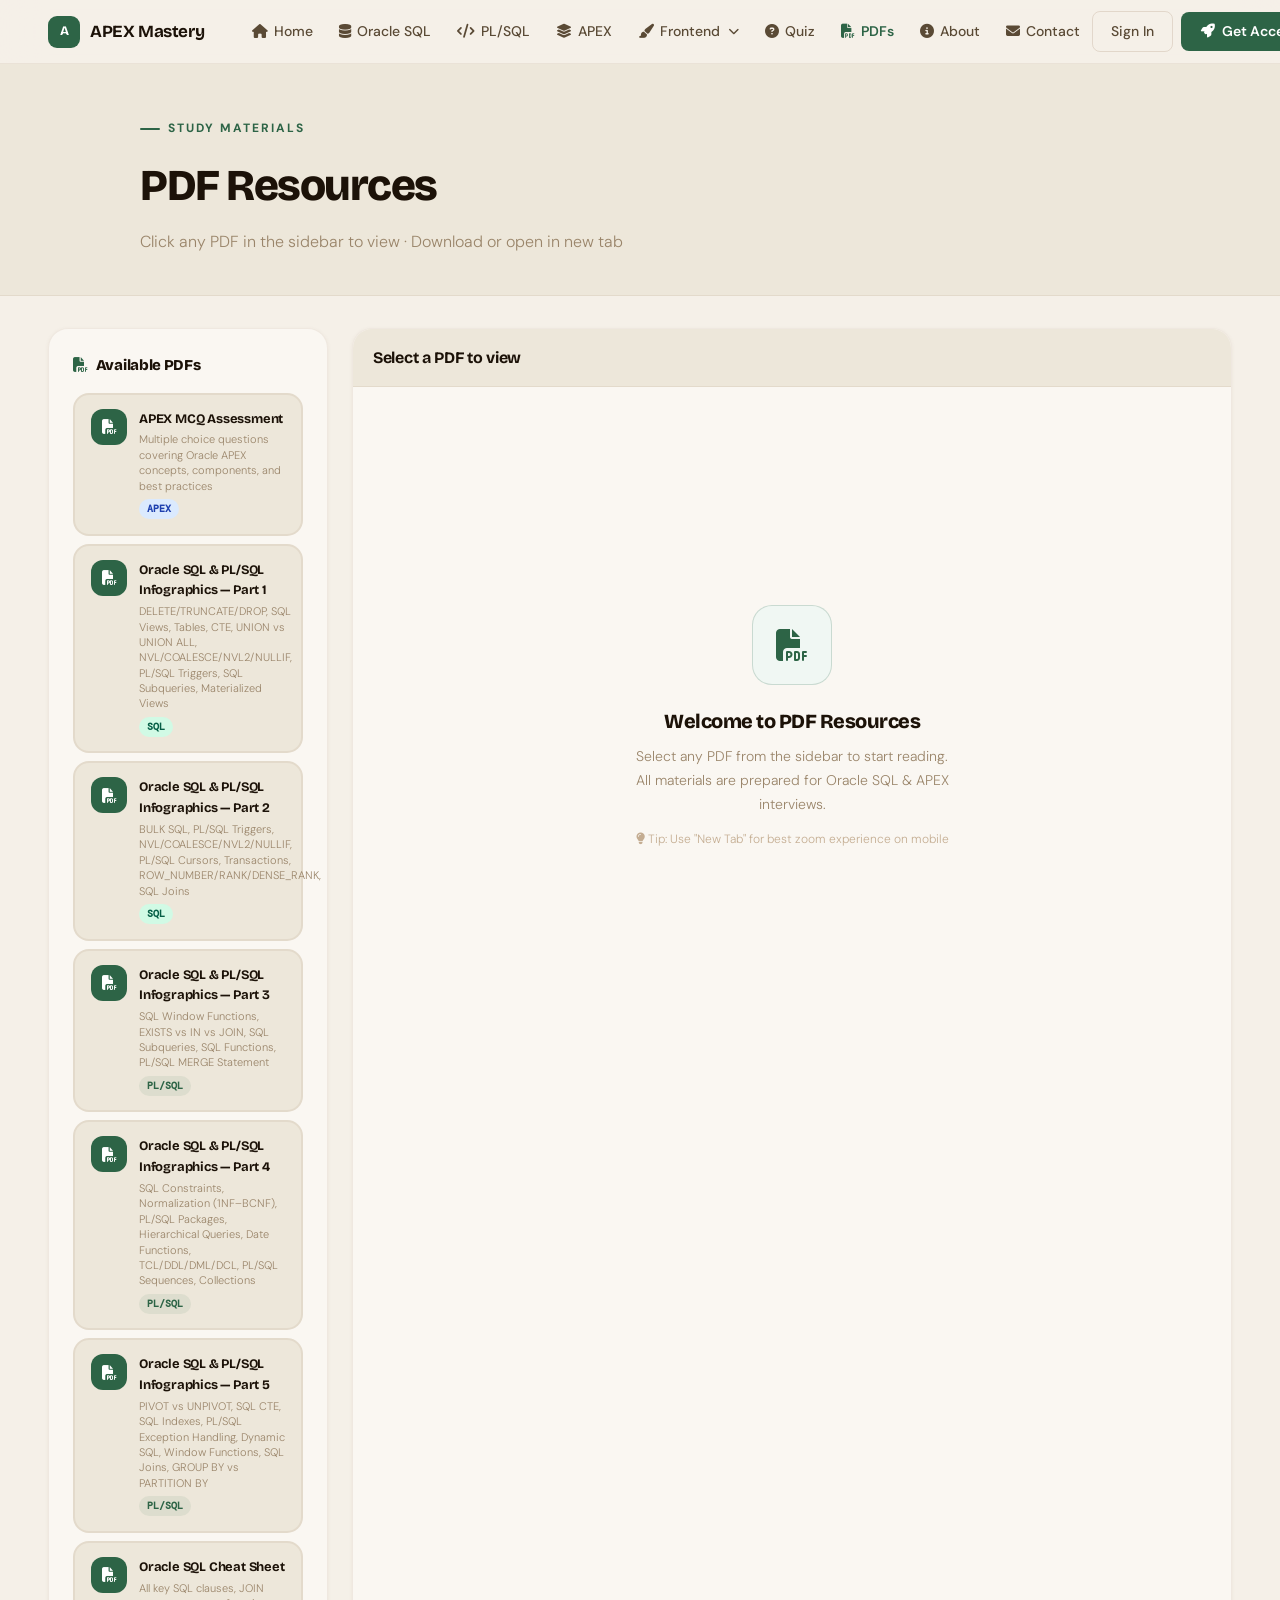
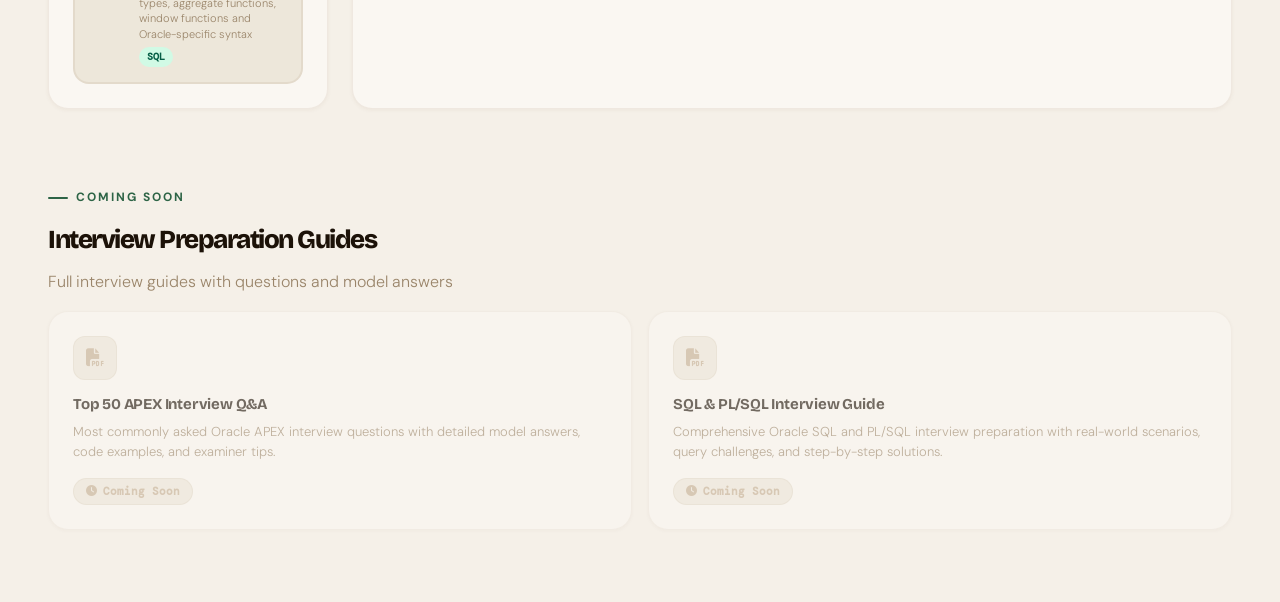
<file: pdf-resources.html>
<!DOCTYPE html>
<html lang="en">
<head>
<meta charset="UTF-8">
<meta name="viewport" content="width=device-width, initial-scale=1.0">
<title>PDF Resources — APEX Interview Mastery</title>
<link rel="icon" type="image/svg+xml" href="data:image/svg+xml,<svg xmlns='http://www.w3.org/2000/svg' viewBox='0 0 100 100'><text y='0.9em' font-size='90'>📄</text></svg>">
<link rel="stylesheet" href="https://cdnjs.cloudflare.com/ajax/libs/font-awesome/6.4.0/css/all.min.css">
<link rel="stylesheet" href="assets/style.css">
</head>
<body>

<nav class="nav" id="mainNav">
  <a href="index.html" class="nav-logo">
    <div class="nav-logo-mark">A</div>
    <span class="nav-logo-text">APEX Mastery</span>
  </a>
  <ul class="nav-links">
    <li><a href="index.html"><i class="fas fa-home"></i> Home</a></li>
    <li><a href="oracle-sql.html"><i class="fas fa-database"></i> Oracle SQL</a></li>
    <li><a href="plsql.html"><i class="fas fa-code"></i> PL/SQL</a></li>
    <li><a href="oracle-apex.html"><i class="fas fa-layer-group"></i> APEX</a></li>
    <li class="nav-dropdown">
      <a><i class="fas fa-paint-brush"></i> Frontend <i class="fas fa-chevron-down" style="font-size:11px;margin-left:2px"></i></a>
      <ul class="nav-dropdown-menu">
        <li><a href="html-questions.html"><i class="fab fa-html5"></i> HTML</a></li>
        <li><a href="css-questions.html"><i class="fab fa-css3-alt"></i> CSS</a></li>
        <li><a href="javascript-questions.html"><i class="fab fa-js"></i> JavaScript</a></li>
        <li><a href="jquery-questions.html"><i class="fas fa-dollar-sign"></i> jQuery</a></li>
      </ul>
    </li>
    <li><a href="oracle-apex-quiz.html"><i class="fas fa-circle-question"></i> Quiz</a></li>
    <li><a href="pdf-resources.html" class="active"><i class="fas fa-file-pdf"></i> PDFs</a></li>
    <li><a href="index.html#about"><i class="fas fa-info-circle"></i> About</a></li>
    <li><a href="index.html#contact"><i class="fas fa-envelope"></i> Contact</a></li>
  </ul>
  <div class="nav-actions">
    <a href="index.html" class="btn-nav-ghost">Sign In</a>
    <a href="index.html" class="btn-nav-primary"><i class="fas fa-rocket"></i> Get Access</a>
  </div>
  <button class="nav-hamburger" id="navHamburger" aria-label="Open menu" onclick="toggleHamburger()">
    <span></span><span></span><span></span>
  </button>
</nav>

<div class="nav-mobile-drawer" id="mobileDrawer">
  <ul class="nav-mobile-links">
    <li><div class="nav-mobile-section-label">Topics</div></li>
    <li><a href="index.html" onclick="closeHamburger()"><i class="fas fa-home"></i> Home</a></li>
    <li><a href="oracle-sql.html" onclick="closeHamburger()"><i class="fas fa-database"></i> Oracle SQL</a></li>
    <li><a href="plsql.html" onclick="closeHamburger()"><i class="fas fa-code"></i> PL/SQL</a></li>
    <li><a href="oracle-apex.html" onclick="closeHamburger()"><i class="fas fa-layer-group"></i> APEX</a></li>
    <li><a href="oracle-apex-quiz.html" onclick="closeHamburger()"><i class="fas fa-circle-question"></i> Quiz</a></li>
    <li><a href="pdf-resources.html" class="active" onclick="closeHamburger()"><i class="fas fa-file-pdf"></i> PDFs</a></li>
    <div class="nav-mobile-divider"></div>
    <li><div class="nav-mobile-section-label">Frontend</div></li>
    <li><a href="html-questions.html" onclick="closeHamburger()"><i class="fab fa-html5"></i> HTML</a></li>
    <li><a href="css-questions.html" onclick="closeHamburger()"><i class="fab fa-css3-alt"></i> CSS</a></li>
    <li><a href="javascript-questions.html" onclick="closeHamburger()"><i class="fab fa-js"></i> JavaScript</a></li>
    <li><a href="jquery-questions.html" onclick="closeHamburger()"><i class="fas fa-dollar-sign"></i> jQuery</a></li>
    <div class="nav-mobile-divider"></div>
    <li><div class="nav-mobile-section-label">Platform</div></li>
    <li><a href="index.html#about" onclick="closeHamburger()"><i class="fas fa-info-circle"></i> About</a></li>
    <li><a href="index.html#contact" onclick="closeHamburger()"><i class="fas fa-envelope"></i> Contact</a></li>
    <li><a href="index.html#login" onclick="closeHamburger()"><i class="fas fa-rocket"></i> Request Access</a></li>
    <li><a href="index.html#admin" onclick="closeHamburger()"><i class="fas fa-user-shield"></i> Admin</a></li>
  </ul>
  <div class="nav-mobile-actions">
    <a href="index.html" class="nav-mobile-btn ghost" onclick="closeHamburger()"><i class="fas fa-sign-in-alt"></i> Sign In</a>
    <a href="index.html" class="nav-mobile-btn primary" onclick="closeHamburger()"><i class="fas fa-rocket"></i> Get Access</a>
  </div>
</div>

<div class="page-header">
  <div style="max-width:1000px;margin:0 auto">
    <div class="page-eyebrow">Study Materials</div>
    <h1 class="page-title">PDF Resources</h1>
    <p class="page-subtitle">Click any PDF in the sidebar to view · Download or open in new tab</p>
  </div>
</div>

<!-- Main viewer layout -->
<div class="pdf-page-wrap">

  <!-- Sidebar -->
  <div class="pdf-sidebar">
    <div class="pdf-sidebar-title">
      <i class="fas fa-file-pdf"></i> Available PDFs
    </div>
    <ul class="pdf-list" id="pdfList"></ul>
  </div>

  <!-- Viewer -->
  <div class="pdf-viewer-wrap">
    <div class="pdf-viewer-header">
      <div class="pdf-viewer-title" id="viewerTitle">Select a PDF to view</div>
      <div class="pdf-ctrl-btns">
        <div class="viewer-modes" id="viewerModes">
          <button class="mode-btn active" data-mode="google">Google Docs</button>
          <button class="mode-btn" data-mode="mozilla">Mozilla</button>
          <button class="mode-btn" data-mode="embed">Direct</button>
        </div>
        <button class="pdf-ctrl-btn dl-btn" id="btnDownload">
          <i class="fas fa-download"></i> Download
        </button>
        <button class="pdf-ctrl-btn" id="btnNewTab">
          <i class="fas fa-external-link-alt"></i> New Tab
        </button>
        <button class="pdf-ctrl-btn" id="btnFullscreen">
          <i class="fas fa-expand"></i> Fullscreen
        </button>
      </div>
    </div>

    <!-- Placeholder -->
    <div class="pdf-placeholder" id="statePlaceholder">
      <div class="ph-icon"><i class="fas fa-file-pdf"></i></div>
      <h3>Welcome to PDF Resources</h3>
      <p>Select any PDF from the sidebar to start reading. All materials are prepared for Oracle SQL &amp; APEX interviews.</p>
      <p style="font-size:12px;margin-top:12px;color:var(--text-faint)"><i class="fas fa-lightbulb"></i> Tip: Use "New Tab" for best zoom experience on mobile</p>
    </div>

    <!-- Loading -->
    <div class="pdf-loading" id="stateLoading">
      <div class="pdf-spinner"></div>
      <p>Loading PDF via Google Docs viewer...</p>
    </div>

    <!-- iFrame -->
    <iframe class="pdf-iframe" id="pdfFrame"
      allow="fullscreen"
      allowfullscreen
      sandbox="allow-scripts allow-same-origin allow-popups allow-forms allow-top-navigation allow-pointer-lock"
      style="touch-action:auto;-ms-touch-action:auto;"></iframe>

    <!-- Error -->
    <div class="pdf-error" id="stateError">
      <i class="fas fa-exclamation-triangle"></i>
      <h3>Could not display PDF</h3>
      <p>All viewer modes failed. The PDF may not be uploaded to the repository yet. You can still open or download it directly.</p>
      <div class="pdf-err-btns">
        <button class="pdf-err-btn primary" onclick="PDFApp.retry()">
          <i class="fas fa-rotate-right"></i> Retry
        </button>
        <button class="pdf-err-btn" onclick="PDFApp.openTab()">
          <i class="fas fa-external-link-alt"></i> Open in New Tab
        </button>
        <button class="pdf-err-btn" onclick="PDFApp.download()">
          <i class="fas fa-download"></i> Download
        </button>
      </div>
    </div>
  </div>
</div>

<!-- Coming soon section -->
<div class="pdf-coming-section">
  <div style="margin-bottom:16px">
    <div class="page-eyebrow">Coming Soon</div>
    <h2 class="page-title" style="font-size:26px">Interview Preparation Guides</h2>
    <p class="page-subtitle">Full interview guides with questions and model answers</p>
  </div>
  <div class="pdf-coming-grid">
    <div class="pdf-card-coming">
      <div class="pc-icon"><i class="fas fa-file-pdf"></i></div>
      <h4>Top 50 APEX Interview Q&amp;A</h4>
      <p>Most commonly asked Oracle APEX interview questions with detailed model answers, code examples, and examiner tips.</p>
      <span class="pc-soon-pill"><i class="fas fa-clock"></i> Coming Soon</span>
    </div>
    <div class="pdf-card-coming">
      <div class="pc-icon"><i class="fas fa-file-pdf"></i></div>
      <h4>SQL &amp; PL/SQL Interview Guide</h4>
      <p>Comprehensive Oracle SQL and PL/SQL interview preparation with real-world scenarios, query challenges, and step-by-step solutions.</p>
      <span class="pc-soon-pill"><i class="fas fa-clock"></i> Coming Soon</span>
    </div>
  </div>
</div>

<div class="pdf-toast" id="toast"></div>

<div id="footer-placeholder"></div>

<!-- SCRIPTS -->
<script src="assets/script.js"></script>
<script>
document.addEventListener('DOMContentLoaded', function() {
  PDFApp.init();
});

function toggleHamburger(){
  var d=document.getElementById('mobileDrawer'),b=document.getElementById('navHamburger');
  if(!d||!b)return;
  var o=d.classList.contains('open');
  d.classList.toggle('open',!o);b.classList.toggle('open',!o);
  document.body.style.overflow=o?'':'hidden';
}
function closeHamburger(){
  var d=document.getElementById('mobileDrawer'),b=document.getElementById('navHamburger');
  if(d)d.classList.remove('open');if(b)b.classList.remove('open');
  document.body.style.overflow='';
}
document.addEventListener('click',function(e){
  var d=document.getElementById('mobileDrawer'),b=document.getElementById('navHamburger');
  if(!d||!b)return;
  if(d.classList.contains('open')&&!d.contains(e.target)&&!b.contains(e.target))closeHamburger();
});
window.addEventListener('resize',function(){if(window.innerWidth>768)closeHamburger();});

const PDF_RESOURCES = [
  {
    id: 'apex-mcq',
    filename: 'Apex MCQ assessment (3).pdf',
    title: 'APEX MCQ Assessment',
    desc: 'Multiple choice questions covering Oracle APEX concepts, components, and best practices',
    category: 'APEX'
  },
  {
    id: 'sql-infographic-1',
    filename: 'Oracle_SQL_PL_SQL_Infographics_Part_1.pdf',
    title: 'Oracle SQL & PL/SQL Infographics — Part 1',
    desc: 'DELETE/TRUNCATE/DROP, SQL Views, Tables, CTE, UNION vs UNION ALL, NVL/COALESCE/NVL2/NULLIF, PL/SQL Triggers, SQL Subqueries, Materialized Views',
    category: 'SQL'
  },
  {
    id: 'sql-infographic-2',
    filename: 'Oracle_SQL_PL_SQL_Infographics_Part_2.pdf',
    title: 'Oracle SQL & PL/SQL Infographics — Part 2',
    desc: 'BULK SQL, PL/SQL Triggers, NVL/COALESCE/NVL2/NULLIF, PL/SQL Cursors, Transactions, ROW_NUMBER/RANK/DENSE_RANK, SQL Joins',
    category: 'SQL'
  },
  {
    id: 'sql-infographic-3',
    filename: 'Oracle_SQL_PL_SQL_Infographics_Part_3.pdf',
    title: 'Oracle SQL & PL/SQL Infographics — Part 3',
    desc: 'SQL Window Functions, EXISTS vs IN vs JOIN, SQL Subqueries, SQL Functions, PL/SQL MERGE Statement',
    category: 'PL/SQL'
  },
  {
    id: 'sql-infographic-4',
    filename: 'Oracle_SQL_PL_SQL_Infographics_Part_4.pdf',
    title: 'Oracle SQL & PL/SQL Infographics — Part 4',
    desc: 'SQL Constraints, Normalization (1NF–BCNF), PL/SQL Packages, Hierarchical Queries, Date Functions, TCL/DDL/DML/DCL, PL/SQL Sequences, Collections',
    category: 'PL/SQL'
  },
  {
    id: 'sql-infographic-5',
    filename: 'Oracle_SQL_PL_SQL_Infographics_Part_5.pdf',
    title: 'Oracle SQL & PL/SQL Infographics — Part 5',
    desc: 'PIVOT vs UNPIVOT, SQL CTE, SQL Indexes, PL/SQL Exception Handling, Dynamic SQL, Window Functions, SQL Joins, GROUP BY vs PARTITION BY',
    category: 'PL/SQL'
  },
  {
    id: 'sql-cheatsheet',
    filename: 'SQL cheatsheet (1) (20).pdf',
    title: 'Oracle SQL Cheat Sheet',
    desc: 'All key SQL clauses, JOIN types, aggregate functions, window functions and Oracle-specific syntax',
    category: 'SQL'
  }
];

const GITHUB = {
  user  : 'TharunKommaddi',
  repo  : 'OracleAPEXPrep1',
  branch: 'main',
  folder: 'PDF'
};

const PDFApp = {
  current  : null,
  mode     : 'google',
  loadTimer: null,

  rawUrl(filename) {
    return `https://raw.githubusercontent.com/${GITHUB.user}/${GITHUB.repo}/${GITHUB.branch}/${GITHUB.folder}/${encodeURIComponent(filename)}`;
  },
  webUrl(filename) {
    return `https://github.com/${GITHUB.user}/${GITHUB.repo}/blob/${GITHUB.branch}/${GITHUB.folder}/${encodeURIComponent(filename)}`;
  },
  pagesUrl(filename) {
    return `https://${GITHUB.user}.github.io/${GITHUB.repo}/PDF/${encodeURIComponent(filename)}`;
  },
  viewerUrl(filename, mode) {
    const raw   = this.rawUrl(filename);
    const pages = this.pagesUrl(filename);
    if (mode === 'google')  return `https://docs.google.com/gview?url=${encodeURIComponent(raw)}&embedded=true`;
    if (mode === 'mozilla') return `https://mozilla.github.io/pdf.js/web/viewer.html?file=${encodeURIComponent(pages)}`;
    return pages;
  },

  init() {
    this.renderList();
    document.getElementById('pdfList').addEventListener('click', e => {
      const item = e.target.closest('.pdf-item');
      if (item) this.load(item.dataset.id);
    });
    document.getElementById('viewerModes').addEventListener('click', e => {
      if (e.target.classList.contains('mode-btn')) this.switchMode(e.target.dataset.mode);
    });
    document.getElementById('btnDownload').addEventListener('click',   () => this.download());
    document.getElementById('btnNewTab').addEventListener('click',     () => this.openTab());
    document.getElementById('btnFullscreen').addEventListener('click', () => this.fullscreen());
  },

  renderList() {
    const catClass = { APEX:'cat-apex', SQL:'cat-sql', 'PL/SQL':'cat-plsql' };
    document.getElementById('pdfList').innerHTML = PDF_RESOURCES.map(p => `
      <li class="pdf-item" data-id="${p.id}">
        <div class="pdf-item-icon"><i class="fas fa-file-pdf"></i></div>
        <div class="pdf-item-info">
          <h4>${p.title}</h4>
          <p>${p.desc}</p>
          <span class="pdf-cat-badge ${catClass[p.category] || 'cat-basic'}">${p.category}</span>
        </div>
      </li>`).join('');
  },

  load(id) {
    const pdf = PDF_RESOURCES.find(p => p.id === id);
    if (!pdf) return;
    this.current = pdf;
    document.querySelectorAll('.pdf-item').forEach(el =>
      el.classList.toggle('active', el.dataset.id === id));
    document.getElementById('viewerTitle').textContent = pdf.title;
    this.setState('loading');
    clearTimeout(this.loadTimer);
    const frame = document.getElementById('pdfFrame');
    frame.src = 'about:blank';
    frame.onload = () => {
      clearTimeout(this.loadTimer);
      setTimeout(() => { this.setState('viewer'); this.showControls(); }, 400);
    };
    frame.onerror = () => this.handleError();
    setTimeout(() => { frame.src = this.viewerUrl(pdf.filename, this.mode); }, 100);
    this.loadTimer = setTimeout(() => {
      if (document.getElementById('stateLoading').classList.contains('show')) {
        this.setState('viewer'); this.showControls();
      }
    }, 12000);
  },

  switchMode(mode) {
    this.mode = mode;
    document.querySelectorAll('.mode-btn').forEach(b =>
      b.classList.toggle('active', b.dataset.mode === mode));
    if (this.current) this.load(this.current.id);
  },

  setState(state) {
    const placeholder = document.getElementById('statePlaceholder');
    const loading     = document.getElementById('stateLoading');
    const frame       = document.getElementById('pdfFrame');
    const error       = document.getElementById('stateError');
    placeholder.style.display = state === 'placeholder' ? 'flex' : 'none';
    loading.classList.toggle('show', state === 'loading');
    frame.classList.toggle('show',   state === 'viewer');
    error.classList.toggle('show',   state === 'error');
  },

  showControls() {
    ['btnDownload','btnNewTab','btnFullscreen'].forEach(id =>
      document.getElementById(id).classList.add('show'));
    document.getElementById('viewerModes').classList.add('show');
  },

  handleError() {
    clearTimeout(this.loadTimer);
    if (this.mode === 'embed')  { this.switchMode('google');  return; }
    if (this.mode === 'google') { this.switchMode('mozilla'); return; }
    this.setState('error');
  },

  retry()    { if (this.current) this.load(this.current.id); },
  download() {
    if (!this.current) return;
    const link = document.createElement('a');
    link.href     = this.rawUrl(this.current.filename);
    link.download = this.current.filename;
    link.target   = '_blank';
    document.body.appendChild(link);
    link.click();
    document.body.removeChild(link);
    this.toast(`"${this.current.title}" — download started!`);
  },
  openTab()  { if (this.current) window.open(this.pagesUrl(this.current.filename), '_blank'); },
  fullscreen() {
    const frame = document.getElementById('pdfFrame');
    const fn = frame.requestFullscreen || frame.webkitRequestFullscreen || frame.msRequestFullscreen;
    if (fn) fn.call(frame);
  },
  toast(msg) {
    const t = document.getElementById('toast');
    t.innerHTML = `<i class="fas fa-check-circle"></i> ${msg}`;
    t.classList.add('show');
    setTimeout(() => t.classList.remove('show'), 3500);
  }
};
</script>

</body>
</html>
</file>
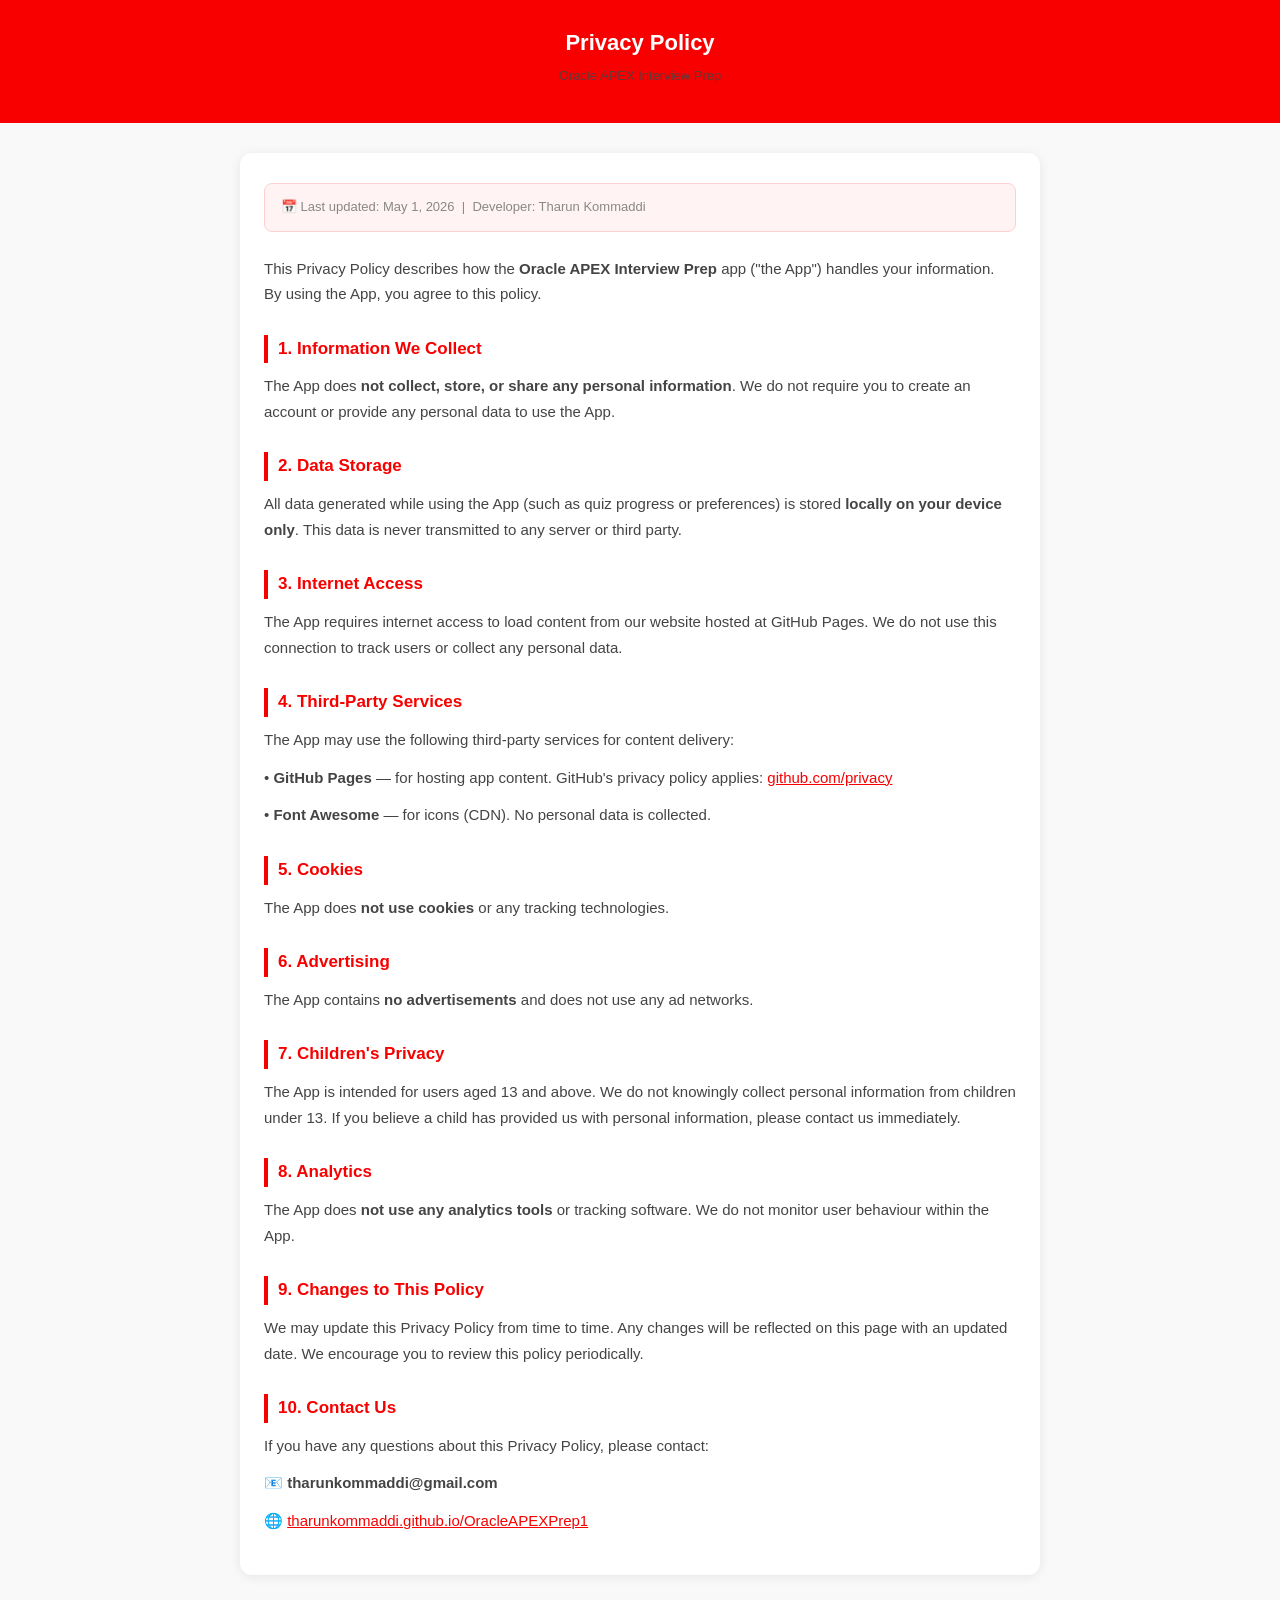
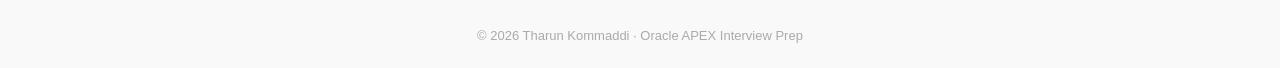
<file: privacy-policy.html>
<!DOCTYPE html>
<html lang="en">
<head>
  <meta charset="UTF-8">
  <meta name="viewport" content="width=device-width, initial-scale=1.0">
  <title>Privacy Policy - Oracle APEX Interview Prep</title>
  <style>
    * { margin: 0; padding: 0; box-sizing: border-box; }
    body {
      font-family: -apple-system, BlinkMacSystemFont, 'Segoe UI', Roboto, sans-serif;
      background: #f9f9f9;
      color: #333;
      line-height: 1.7;
    }
    header {
      background: #F80000;
      color: white;
      padding: 24px 20px;
      text-align: center;
    }
    header h1 { font-size: 22px; font-weight: 700; }
    header p { font-size: 13px; opacity: 0.85; margin-top: 4px; }
    .container {
      max-width: 800px;
      margin: 30px auto;
      background: white;
      border-radius: 12px;
      padding: 30px 24px;
      box-shadow: 0 2px 12px rgba(0,0,0,0.08);
    }
    h2 {
      font-size: 17px;
      color: #F80000;
      margin: 28px 0 10px;
      border-left: 4px solid #F80000;
      padding-left: 10px;
    }
    p { font-size: 15px; margin-bottom: 12px; color: #444; }
    .last-updated {
      background: #fff3f3;
      border: 1px solid #ffd0d0;
      border-radius: 8px;
      padding: 12px 16px;
      font-size: 13px;
      color: #888;
      margin-bottom: 24px;
    }
    footer {
      text-align: center;
      padding: 20px;
      font-size: 13px;
      color: #aaa;
    }
    a { color: #F80000; }
  </style>
</head>
<body>

<header>
  <h1>Privacy Policy</h1>
  <p>Oracle APEX Interview Prep</p>
</header>

<div class="container">

  <div class="last-updated">
    📅 Last updated: May 1, 2026 &nbsp;|&nbsp; Developer: Tharun Kommaddi
  </div>

  <p>This Privacy Policy describes how the <strong>Oracle APEX Interview Prep</strong> app ("the App") handles your information. By using the App, you agree to this policy.</p>

  <h2>1. Information We Collect</h2>
  <p>The App does <strong>not collect, store, or share any personal information</strong>. We do not require you to create an account or provide any personal data to use the App.</p>

  <h2>2. Data Storage</h2>
  <p>All data generated while using the App (such as quiz progress or preferences) is stored <strong>locally on your device only</strong>. This data is never transmitted to any server or third party.</p>

  <h2>3. Internet Access</h2>
  <p>The App requires internet access to load content from our website hosted at GitHub Pages. We do not use this connection to track users or collect any personal data.</p>

  <h2>4. Third-Party Services</h2>
  <p>The App may use the following third-party services for content delivery:</p>
  <p>• <strong>GitHub Pages</strong> — for hosting app content. GitHub's privacy policy applies: <a href="https://docs.github.com/en/site-policy/privacy-policies/github-privacy-statement" target="_blank">github.com/privacy</a></p>
  <p>• <strong>Font Awesome</strong> — for icons (CDN). No personal data is collected.</p>

  <h2>5. Cookies</h2>
  <p>The App does <strong>not use cookies</strong> or any tracking technologies.</p>

  <h2>6. Advertising</h2>
  <p>The App contains <strong>no advertisements</strong> and does not use any ad networks.</p>

  <h2>7. Children's Privacy</h2>
  <p>The App is intended for users aged 13 and above. We do not knowingly collect personal information from children under 13. If you believe a child has provided us with personal information, please contact us immediately.</p>

  <h2>8. Analytics</h2>
  <p>The App does <strong>not use any analytics tools</strong> or tracking software. We do not monitor user behaviour within the App.</p>

  <h2>9. Changes to This Policy</h2>
  <p>We may update this Privacy Policy from time to time. Any changes will be reflected on this page with an updated date. We encourage you to review this policy periodically.</p>

  <h2>10. Contact Us</h2>
  <p>If you have any questions about this Privacy Policy, please contact:</p>
  <p>📧 <strong>tharunkommaddi@gmail.com</strong></p>
  <p>🌐 <a href="https://tharunkommaddi.github.io/OracleAPEXPrep1/">tharunkommaddi.github.io/OracleAPEXPrep1</a></p>

</div>

<footer>
  © 2026 Tharun Kommaddi · Oracle APEX Interview Prep
</footer>

</body>
</html>
</file>
<file: assets/style.css>
/* ═══════════════════════════════════════════════════════════════
   APEX Interview Mastery — style.css
   Central stylesheet for ALL pages. Change here = changes everywhere.
   ═══════════════════════════════════════════════════════════════ */

/* ── GOOGLE FONTS ── */
@import url('https://fonts.googleapis.com/css2?family=Bricolage+Grotesque:opsz,wght@12..96,400;12..96,500;12..96,600;12..96,700;12..96,800&family=DM+Sans:ital,opsz,wght@0,9..40,300;0,9..40,400;0,9..40,500;0,9..40,600;1,9..40,300&family=DM+Mono:wght@400;500&display=swap');

/* ── DESIGN TOKENS ── */
:root {
  --bg-base:        #f5f0e8;
  --bg-surface:     #ede7da;
  --bg-card:        #faf7f2;
  --bg-card-hover:  #fff9f3;
  --bg-nav:         rgba(245,240,232,0.94);
  --bg-secondary:   #ede7da;
  --border-soft:    rgba(160,130,100,0.13);
  --border-mid:     rgba(160,130,100,0.22);
  --border-accent:  rgba(45,100,70,0.22);
  --text-primary:   #1c1208;
  --text-secondary: #5a4a35;
  --text-muted:     #9a856a;
  --text-faint:     #c4ad92;
  --accent:         #2d6446;
  --accent-light:   #3a7d57;
  --accent-pale:    #f0f7f3;
  --accent-border:  rgba(45,100,70,0.2);
  --primary:        #2d6446;
  --primary-light:  #3a7d57;
  --danger:         #c0392b;
  --danger-pale:    #fdf2f2;
  --warning:        #b7791f;
  --warning-pale:   #fffbeb;
  --success:        #276749;
  --success-pale:   #f0fdf4;
  --shadow-sm:      0 1px 4px rgba(100,70,40,0.06);
  --shadow-md:      0 4px 20px rgba(100,70,40,0.09);
  --shadow-lg:      0 12px 40px rgba(100,70,40,0.12);
  --shadow-xl:      0 20px 60px rgba(100,70,40,0.14);
  --r-sm:    8px;
  --r-md:    12px;
  --r-lg:    16px;
  --r-xl:    20px;
  --r-pill:  100px;
  --transition: 0.2s ease;
  --t:          0.2s ease;
}

/* ── RESET ── */
*, *::before, *::after { margin:0; padding:0; box-sizing:border-box; }
html { scroll-behavior:smooth; }
body {
  background:var(--bg-base);
  color:var(--text-primary);
  font-family:'DM Sans',sans-serif;
  font-size:16px;
  line-height:1.6;
  -webkit-font-smoothing:antialiased;
}
a { text-decoration:none; color:inherit; }
button { font-family:'DM Sans',sans-serif; }
input, textarea, select { font-family:'DM Sans',sans-serif; }

/* ════════════════════════════════════════════════
   NAVIGATION
════════════════════════════════════════════════ */
.nav {
  position:sticky; top:0; z-index:500;
  background:var(--bg-nav); backdrop-filter:blur(20px);
  border-bottom:1px solid var(--border-soft);
  height:64px; display:flex; align-items:center;
  padding:0 48px;
}
.nav-logo {
  display:flex; align-items:center; gap:10px;
  margin-right:36px; flex-shrink:0;
  text-decoration:none; color:inherit;
}
.nav-logo-mark {
  width:32px; height:32px; border-radius:9px; background:var(--accent);
  display:flex; align-items:center; justify-content:center;
  color:#fff; font-size:13px; font-weight:700;
  font-family:'Bricolage Grotesque',sans-serif;
}
.nav-logo-text {
  font-family:'Bricolage Grotesque',sans-serif;
  font-size:17px; font-weight:700;
  color:var(--text-primary); letter-spacing:-0.4px;
}
.nav-links { display:flex; gap:2px; flex:1; list-style:none; }
.nav-links a {
  color:var(--text-secondary); font-size:14px; font-weight:500;
  padding:7px 12px; border-radius:var(--r-sm);
  transition:all var(--transition);
  display:flex; align-items:center; gap:6px;
  white-space:nowrap; text-decoration:none;
}
.nav-links a:hover { color:var(--text-primary); background:var(--border-soft); }
.nav-links a.active { color:var(--accent); font-weight:600; }

/* Dropdown */
.nav-dropdown { position:relative; }
.nav-dropdown-menu {
  position:absolute; top:calc(100% + 8px); left:0;
  background:var(--bg-card); border:1px solid var(--border-soft);
  border-radius:var(--r-lg); box-shadow:var(--shadow-lg);
  min-width:180px; padding:8px; list-style:none;
  opacity:0; visibility:hidden; transform:translateY(-8px);
  transition:all 0.18s ease; z-index:600;
}
.nav-dropdown:hover .nav-dropdown-menu {
  opacity:1; visibility:visible; transform:translateY(0);
}
.nav-dropdown-menu a {
  display:flex; align-items:center; gap:10px;
  padding:9px 12px; border-radius:var(--r-sm);
  color:var(--text-secondary); font-size:14px; font-weight:500;
}
.nav-dropdown-menu a:hover { background:var(--bg-surface); color:var(--accent); }

/* Nav actions */
.nav-actions { display:flex; gap:8px; align-items:center; margin-left:auto; flex-shrink:0; }
.btn-nav-ghost {
  background:transparent; border:1px solid var(--border-mid);
  color:var(--text-secondary); padding:8px 18px; border-radius:var(--r-sm);
  font-size:14px; font-weight:500; cursor:pointer; transition:all var(--transition);
}
.btn-nav-ghost:hover { color:var(--text-primary); background:var(--border-soft); }
.btn-nav-primary {
  background:var(--accent); color:#fff; border:none;
  padding:8px 20px; border-radius:var(--r-sm);
  font-size:14px; font-weight:600; cursor:pointer;
  transition:all var(--transition);
  display:flex; align-items:center; gap:7px;
}
.btn-nav-primary:hover { background:var(--accent-light); transform:translateY(-1px); box-shadow:0 6px 18px rgba(45,100,70,0.25); }

/* User menu */
.user-menu-wrap { position:relative; }
.user-btn {
  display:flex; align-items:center; gap:8px;
  background:var(--bg-surface); border:1px solid var(--border-mid);
  color:var(--text-secondary); padding:7px 14px; border-radius:var(--r-sm);
  font-size:14px; font-weight:500; cursor:pointer; transition:all var(--transition);
}
.user-btn:hover { color:var(--text-primary); }
.user-dropdown {
  position:absolute; top:calc(100% + 8px); right:0;
  background:var(--bg-card); border:1px solid var(--border-soft);
  border-radius:var(--r-lg); box-shadow:var(--shadow-lg);
  min-width:220px; padding:8px; list-style:none;
  opacity:0; visibility:hidden; transform:translateY(-8px);
  transition:all 0.18s ease; z-index:600;
}
.user-menu-wrap:hover .user-dropdown { opacity:1; visibility:visible; transform:translateY(0); }
.user-info-item { padding:12px; border-bottom:1px solid var(--border-soft); margin-bottom:4px; }
.user-info-name { font-weight:700; font-size:14px; color:var(--text-primary); }
.user-info-role { font-size:12px; color:var(--text-muted); }
.user-dropdown-link {
  display:flex; align-items:center; gap:10px;
  padding:9px 12px; border-radius:var(--r-sm);
  color:var(--text-secondary); font-size:14px; cursor:pointer;
  transition:all var(--transition); border:none; background:none; width:100%;
}
.user-dropdown-link:hover { background:var(--bg-surface); color:var(--text-primary); }
.user-dropdown-link.danger { color:var(--danger); }
.user-dropdown-link.danger:hover { background:var(--danger-pale); }

/* ── HAMBURGER BUTTON ── */
.nav-hamburger {
  display:none;
  flex-direction:column;
  justify-content:center;
  gap:5px;
  width:36px; height:36px;
  background:var(--bg-surface);
  border:1px solid var(--border-mid);
  border-radius:var(--r-sm);
  cursor:pointer;
  padding:8px;
  margin-left:auto;
  flex-shrink:0;
}
.nav-hamburger span {
  display:block;
  width:100%; height:2px;
  background:var(--text-secondary);
  border-radius:2px;
  transition:all 0.3s ease;
}
.nav-hamburger.open span:nth-child(1) { transform:translateY(7px) rotate(45deg); }
.nav-hamburger.open span:nth-child(2) { opacity:0; }
.nav-hamburger.open span:nth-child(3) { transform:translateY(-7px) rotate(-45deg); }

/* ── MOBILE DRAWER ── */
.nav-mobile-drawer {
  display:none;
  position:fixed;
  top:64px; left:0; right:0; bottom:0;
  background:var(--bg-base);
  z-index:490;
  overflow-y:auto;
  padding:16px 20px 40px;
  border-top:1px solid var(--border-soft);
}
.nav-mobile-drawer.open { display:block; }
.nav-mobile-links { list-style:none; display:flex; flex-direction:column; gap:4px; }
.nav-mobile-links a {
  display:flex; align-items:center; gap:12px;
  padding:12px 16px; border-radius:var(--r-md);
  color:var(--text-secondary); font-size:15px; font-weight:500;
  text-decoration:none; transition:all var(--transition);
  border:1px solid transparent;
}
.nav-mobile-links a:hover,
.nav-mobile-links a.active {
  background:var(--accent-pale);
  color:var(--accent);
  border-color:var(--accent-border);
}
.nav-mobile-links a i { width:18px; text-align:center; font-size:14px; }
.nav-mobile-divider {
  height:1px; background:var(--border-soft);
  margin:12px 0;
}
.nav-mobile-section-label {
  font-size:11px; font-weight:700; text-transform:uppercase;
  letter-spacing:1.5px; color:var(--text-faint);
  padding:0 16px; margin:8px 0 4px;
}
.nav-mobile-actions {
  display:flex; flex-direction:column; gap:8px;
  margin-top:16px; padding-top:16px;
  border-top:1px solid var(--border-soft);
}
.nav-mobile-btn {
  display:flex; align-items:center; justify-content:center; gap:8px;
  padding:12px; border-radius:var(--r-md);
  font-size:14px; font-weight:600;
  text-decoration:none; cursor:pointer;
  transition:all var(--transition);
  border:none; font-family:'DM Sans',sans-serif;
}
.nav-mobile-btn.ghost {
  background:var(--bg-surface);
  border:1px solid var(--border-mid);
  color:var(--text-secondary);
}
.nav-mobile-btn.primary {
  background:var(--accent);
  color:#fff;
}

@media(max-width:768px) {
  .nav { padding:0 20px; }
  .nav-links, .nav-actions { display:none !important; }
  .nav-logo-text { font-size:15px; }
  .nav-hamburger { display:flex; }
}

/* ════════════════════════════════════════════════
   PAGE HEADER
════════════════════════════════════════════════ */
.page-header { background:var(--bg-surface); border-bottom:1px solid var(--border-soft); padding:48px 48px 40px; }
@media(max-width:768px) { .page-header { padding:32px 20px; } }
.page-header-inner { max-width:1140px; margin:0 auto; }
.page-eyebrow {
  display:inline-flex; align-items:center; gap:8px;
  color:var(--accent); font-size:12px; font-weight:700;
  text-transform:uppercase; letter-spacing:2px; margin-bottom:12px;
}
.page-eyebrow::before { content:''; width:20px; height:2px; background:var(--accent); border-radius:1px; }
.page-title {
  font-family:'Bricolage Grotesque',sans-serif;
  font-size:clamp(28px,4vw,44px); font-weight:800;
  letter-spacing:-1.5px; color:var(--text-primary); margin-bottom:8px;
}
.page-subtitle { color:var(--text-muted); font-size:16px; font-weight:300; }

/* ════════════════════════════════════════════════
   CONTAINER
════════════════════════════════════════════════ */
.container { max-width:1000px; margin:0 auto; padding:32px 48px 72px; }
@media(max-width:768px) { .container { padding:24px 20px 48px; } }

/* ════════════════════════════════════════════════
   SECTION UTILITIES
════════════════════════════════════════════════ */
.section { padding:72px 48px; }
@media(max-width:768px) { .section { padding:48px 20px; } }
.section-eyebrow {
  display:inline-flex; align-items:center; gap:8px;
  color:var(--accent); font-size:12px; font-weight:700;
  text-transform:uppercase; letter-spacing:2px; margin-bottom:12px;
}
.section-eyebrow::before { content:''; width:20px; height:2px; background:var(--accent); border-radius:1px; }
.section-title {
  font-family:'Bricolage Grotesque',sans-serif;
  font-size:clamp(24px,3vw,36px); font-weight:800;
  letter-spacing:-1.5px; color:var(--text-primary); margin-bottom:8px;
}
.section-sub { color:var(--text-muted); font-size:15px; font-weight:300; margin-bottom:40px; }

/* ════════════════════════════════════════════════
   FILTER / SEARCH
════════════════════════════════════════════════ */
.filter-section {
  background:var(--bg-card); border:1px solid var(--border-soft);
  border-radius:var(--r-xl); padding:24px; margin-bottom:24px; box-shadow:var(--shadow-sm);
}
.filter-title {
  font-family:'Bricolage Grotesque',sans-serif; font-size:14px; font-weight:700;
  color:var(--text-primary); margin-bottom:14px; display:flex; align-items:center; gap:8px;
}
.filter-title i { color:var(--accent); }
.filter-tabs { display:flex; gap:8px; flex-wrap:wrap; margin-bottom:14px; }
.filter-tab {
  padding:7px 18px; border-radius:var(--r-pill); font-size:12px; font-weight:600;
  cursor:pointer; border:1.5px solid var(--border-soft);
  background:var(--bg-surface); color:var(--text-muted);
  transition:all var(--transition); font-family:'DM Sans',sans-serif;
}
.filter-tab:hover { border-color:var(--accent-border); color:var(--accent); }
.filter-tab.active { background:var(--accent); color:#fff; border-color:var(--accent); }
.search-wrap { position:relative; }
.search-icon { position:absolute; left:14px; top:50%; transform:translateY(-50%); color:var(--text-faint); font-size:13px; }
.search-input {
  width:100%; padding:10px 14px 10px 38px; border-radius:var(--r-sm);
  border:1px solid var(--border-mid); background:var(--bg-surface);
  font-size:13px; font-family:'DM Sans',sans-serif;
  color:var(--text-primary); outline:none; transition:all var(--transition);
}
.search-input:focus { border-color:var(--accent); box-shadow:0 0 0 3px rgba(45,100,70,0.1); background:var(--bg-card); }

/* ════════════════════════════════════════════════
   QUESTION CARDS
════════════════════════════════════════════════ */
.question-container {
  background:var(--bg-card); border:1px solid var(--border-soft);
  border-radius:var(--r-lg); margin-bottom:8px;
  box-shadow:var(--shadow-sm); overflow:hidden; transition:border-color var(--transition);
}
.question-container:hover { border-color:var(--accent-border); }
.question-header {
  display:flex; align-items:center; justify-content:space-between;
  padding:18px 22px; cursor:pointer; user-select:none; gap:12px;
}
.question-header:hover { background:var(--accent-pale); }
.question-text {
  font-family:'Bricolage Grotesque',sans-serif; font-size:15px; font-weight:700;
  color:var(--text-primary); line-height:1.4; flex:1; letter-spacing:-0.2px;
}
.question-details { display:flex; align-items:center; gap:10px; flex-shrink:0; }
.difficulty-badge {
  font-size:10px; font-weight:700; text-transform:uppercase;
  letter-spacing:0.5px; padding:3px 10px; border-radius:var(--r-pill); white-space:nowrap;
}
.question-toggle {
  width:28px; height:28px; border-radius:50%; background:var(--bg-surface);
  border:1px solid var(--border-soft); display:flex; align-items:center;
  justify-content:center; font-size:11px; color:var(--text-muted);
  transition:transform .25s ease; flex-shrink:0;
}
.question-toggle.rotated { transform:rotate(180deg); }
.question-content { display:none; padding:4px 16px 16px; }

/* ════════════════════════════════════════════════
   RICH SECTIONS (Answer, Code, Table, Output)
════════════════════════════════════════════════ */
.rich-section { background:var(--bg-card); border:1px solid var(--border-soft); border-radius:var(--r-md); margin:6px 0; overflow:hidden; }
.rich-s-hdr { display:flex; align-items:center; gap:10px; padding:10px 18px; border-bottom:1px solid var(--border-soft); background:var(--bg-surface); }
.rich-icon { width:26px; height:26px; border-radius:7px; display:flex; align-items:center; justify-content:center; font-size:11px; flex-shrink:0; }
.rich-icon.ans    { background:var(--accent-pale); color:var(--accent); }
.rich-icon.tbl    { background:rgba(30,64,175,0.08); color:#1e40af; }
.rich-icon.code   { background:rgba(0,0,0,0.06); color:#555; }
.rich-icon.before-ic { background:rgba(183,121,31,0.1); color:#b7791f; }
.rich-icon.res    { background:var(--accent-pale); color:var(--accent); }
.rich-lbl { font-family:'Bricolage Grotesque',sans-serif; font-size:12px; font-weight:700; color:var(--text-primary); }
.rich-sub { font-size:11px; color:var(--text-muted); margin-left:auto; font-family:'DM Mono',monospace; }
.rich-s-body { padding:16px 18px; }
.ans-txt { font-size:14px; color:var(--text-secondary); line-height:1.85; font-weight:300; }

/* Tables */
.rich-two-tbl { display:grid; grid-template-columns:1fr 1fr; gap:12px; }
@media(max-width:580px) { .rich-two-tbl { grid-template-columns:1fr; } }
.rich-tbl-lbl { font-size:11px; font-weight:700; text-transform:uppercase; letter-spacing:0.8px; color:var(--text-muted); margin-bottom:6px; display:flex; align-items:center; gap:5px; }
.rich-tbl-wrap { overflow-x:auto; border-radius:var(--r-sm); border:1px solid var(--border-soft); }
.rich-tbl { width:100%; border-collapse:collapse; font-size:12px; font-family:'DM Mono',monospace; }
.rich-tbl thead tr { background:var(--bg-surface); }
.rich-tbl th { padding:8px 12px; text-align:left; font-size:10px; font-weight:700; text-transform:uppercase; letter-spacing:0.5px; color:var(--text-muted); border-bottom:1px solid var(--border-soft); white-space:nowrap; }
.rich-tbl td { padding:8px 12px; border-bottom:1px solid var(--border-soft); color:var(--text-secondary); }
.rich-tbl .td-null { color:var(--text-faint); font-style:italic; }
.rich-tbl tbody tr:last-child td { border-bottom:none; }
.rich-tbl tbody tr:hover { background:rgba(245,240,232,0.6); }

/* Code blocks */
.rich-code-blk { background:#1a1612; border-radius:0; overflow:hidden; }
.rich-code-bar { display:flex; align-items:center; justify-content:space-between; padding:9px 14px; background:rgba(0,0,0,0.25); border-bottom:1px solid rgba(255,255,255,0.06); }
.rich-lang-tag { font-family:'DM Mono',monospace; font-size:11px; font-weight:600; text-transform:uppercase; letter-spacing:1px; color:#e6a050; }
.rich-cp-btn { background:rgba(255,255,255,0.07); border:1px solid rgba(255,255,255,0.1); color:rgba(255,255,255,0.4); padding:3px 10px; border-radius:5px; cursor:pointer; font-size:11px; font-family:'DM Sans',sans-serif; display:flex; align-items:center; gap:4px; transition:all .2s; }
.rich-cp-btn:hover { background:rgba(255,255,255,0.13); color:#fff; }
.rich-code-blk pre { margin:0!important; padding:16px 20px!important; background:transparent!important; font-size:12.5px!important; line-height:1.75!important; font-family:'DM Mono',monospace!important; text-shadow:none!important; overflow-x:auto; }
.rich-code-blk code { font-family:'DM Mono',monospace!important; background:transparent!important; text-shadow:none!important; }

/* Prism token colors */
.token.comment   { color:#6b5a3e!important; font-style:italic; }
.token.keyword   { color:#e6a050!important; font-weight:600; }
.token.string    { color:#a8d080!important; }
.token.number    { color:#c5a3ff!important; }
.token.function  { color:#7ec8e3!important; }
.token.operator  { color:#e6a050!important; }
.token.punctuation { color:#c4a882!important; }
.token.selector,.token.property { color:#7ec8e3!important; }
.token.tag       { color:#e6a050!important; }
.token.attr-name { color:#a8d080!important; }
.token.attr-value { color:#c5a3ff!important; }

/* State pills */
.state-pill { display:inline-flex; align-items:center; gap:5px; font-size:10px; font-weight:700; text-transform:uppercase; letter-spacing:0.8px; padding:3px 12px; border-radius:var(--r-pill); margin-bottom:10px; }
.state-pill.before { background:rgba(183,121,31,0.1); color:#92400e; border:1px solid rgba(183,121,31,0.25); }
.state-pill.after  { background:var(--accent-pale); color:var(--accent); border:1px solid var(--accent-border); }
.rich-note { margin-top:8px; font-size:12px; color:var(--text-muted); font-style:italic; }

/* Output block */
.rich-out-blk { background:#0f1117; border-radius:var(--r-sm); overflow:hidden; border:1px solid rgba(255,255,255,0.05); font-family:'DM Mono',monospace; }
.rich-out-bar { display:flex; align-items:center; gap:6px; padding:8px 12px; background:rgba(0,0,0,0.3); border-bottom:1px solid rgba(255,255,255,0.06); }
.d-r { width:9px; height:9px; border-radius:50%; background:#ff5f57; }
.d-y { width:9px; height:9px; border-radius:50%; background:#febc2e; }
.d-g { width:9px; height:9px; border-radius:50%; background:#28c840; }
.out-t { font-size:10px; color:rgba(255,255,255,0.25); margin-left:4px; }
.out-body { padding:12px 16px; font-size:12px; line-height:1.85; color:#c9bfa8; }
.out-body .l   { display:block; }
.out-body .ok  { color:#a8d080; }
.out-body .info { color:#7ec8e3; }
.out-body .dim { color:rgba(255,255,255,0.25); font-style:italic; }

/* Takeaway */
.rich-takeaway { display:flex; gap:12px; align-items:flex-start; background:var(--accent-pale); border:1px solid var(--accent-border); border-radius:var(--r-md); padding:14px 18px; margin:6px 0 2px; }
.rich-tk-icon { width:30px; height:30px; background:var(--accent); color:#fff; border-radius:var(--r-sm); display:flex; align-items:center; justify-content:center; font-size:12px; flex-shrink:0; }
.rich-tk-body h4 { font-family:'Bricolage Grotesque',sans-serif; font-size:11px; font-weight:800; color:var(--accent); margin-bottom:3px; text-transform:uppercase; letter-spacing:0.5px; }
.rich-tk-body p  { font-size:13px; color:var(--text-secondary); line-height:1.65; font-weight:300; }

/* Details toggle */
.details-toggle-btn { display:inline-flex; align-items:center; gap:8px; margin-top:12px; padding:7px 16px; border-radius:var(--r-pill); border:1.5px solid var(--accent-border); background:var(--accent-pale); color:var(--accent); font-size:12px; font-weight:700; cursor:pointer; font-family:'DM Sans',sans-serif; transition:all 0.2s; user-select:none; }
.details-toggle-btn:hover { background:var(--accent); color:#fff; }
.details-toggle-btn .toggle-icon { width:18px; height:18px; border-radius:50%; background:var(--accent); color:#fff; display:flex; align-items:center; justify-content:center; font-size:12px; font-weight:800; flex-shrink:0; transition:background 0.2s; }
.details-toggle-btn:hover .toggle-icon { background:#fff; color:var(--accent); }
.details-body { display:none; margin-top:4px; }
.details-body.open { display:block; }

/* Join badges */
.join-type-header { display:flex; align-items:center; gap:10px; padding:12px 0 4px; margin-top:8px; }
.join-badge { font-family:'Bricolage Grotesque',sans-serif; font-size:13px; font-weight:800; padding:4px 14px; border-radius:var(--r-pill); }
.join-badge.inner { background:#dbeafe; color:#1e40af; border:1px solid #bfdbfe; }
.join-badge.left  { background:var(--accent-pale); color:var(--accent); border:1px solid var(--accent-border); }
.join-badge.right { background:rgba(124,58,237,0.08); color:#7c3aed; border:1px solid rgba(124,58,237,0.2); }
.join-badge.full  { background:rgba(183,121,31,0.08); color:#b7791f; border:1px solid rgba(183,121,31,0.2); }
.join-badge-desc  { font-size:12px; color:var(--text-muted); font-weight:300; }

/* ════════════════════════════════════════════════
   BUTTONS
════════════════════════════════════════════════ */
.btn {
  display:inline-flex; align-items:center; gap:8px;
  padding:12px 26px; border-radius:var(--r-pill);
  font-size:15px; font-weight:600; cursor:pointer;
  transition:all 0.25s; border:none; font-family:'DM Sans',sans-serif;
}
.btn-primary { background:var(--accent); color:#fff; }
.btn-primary:hover { background:var(--accent-light); transform:translateY(-2px); box-shadow:0 12px 32px rgba(45,100,70,0.22); }
.btn-secondary { background:var(--bg-card); color:var(--text-secondary); border:1px solid var(--border-mid); box-shadow:var(--shadow-sm); }
.btn-secondary:hover { color:var(--text-primary); transform:translateY(-1px); box-shadow:var(--shadow-md); }
.btn-danger { background:var(--danger); color:#fff; }
.btn-danger:hover { opacity:0.9; }
.btn-sm { padding:8px 18px; font-size:13px; border-radius:var(--r-sm); }
.btn-white { background:#fff; color:var(--accent); border:none; padding:12px 26px; border-radius:var(--r-pill); font-size:14px; font-weight:700; cursor:pointer; font-family:'DM Sans',sans-serif; display:flex; align-items:center; gap:8px; transition:all var(--transition); }
.btn-white:hover { transform:translateY(-2px); box-shadow:0 10px 28px rgba(0,0,0,0.12); }
.btn-white-outline { background:transparent; border:1.5px solid rgba(255,255,255,0.4); color:rgba(255,255,255,0.85); padding:12px 24px; border-radius:var(--r-pill); font-size:14px; font-weight:500; cursor:pointer; font-family:'DM Sans',sans-serif; transition:all var(--transition); }
.btn-white-outline:hover { border-color:#fff; color:#fff; }

/* ════════════════════════════════════════════════
   FORMS
════════════════════════════════════════════════ */
.form-group { margin-bottom:20px; }
.form-label { display:block; font-size:13px; font-weight:600; color:var(--text-secondary); margin-bottom:8px; }
.form-input, .form-textarea, .form-select {
  width:100%; padding:12px 16px;
  background:var(--bg-surface); border:1px solid var(--border-mid);
  border-radius:var(--r-sm); color:var(--text-primary); font-size:15px;
  transition:all var(--transition); outline:none;
}
.form-input:focus, .form-textarea:focus, .form-select:focus {
  border-color:var(--accent); box-shadow:0 0 0 3px rgba(45,100,70,0.1); background:var(--bg-card);
}
.form-input::placeholder, .form-textarea::placeholder { color:var(--text-faint); }
.form-textarea { min-height:120px; resize:vertical; }

/* ════════════════════════════════════════════════
   ALERTS
════════════════════════════════════════════════ */
.alert { padding:14px 16px; border-radius:var(--r-md); font-size:14px; display:none; margin-bottom:16px; align-items:flex-start; gap:10px; }
.alert.show { display:flex; }
.alert-success { background:var(--success-pale); border:1px solid rgba(39,103,73,0.2); color:var(--success); }
.alert-error   { background:var(--danger-pale);  border:1px solid rgba(192,57,43,0.2); color:var(--danger); }
.alert-info    { background:var(--accent-pale);  border:1px solid var(--accent-border); color:var(--accent); }
.alert-warning { background:var(--warning-pale); border:1px solid rgba(183,121,31,0.2); color:var(--warning); }

/* ════════════════════════════════════════════════
   SPINNER
════════════════════════════════════════════════ */
.spinner {
  width:18px; height:18px; border:2px solid transparent;
  border-top-color:currentColor; border-radius:50%;
  animation:spin 0.7s linear infinite; display:inline-block;
}
@keyframes spin { to { transform:rotate(360deg); } }

/* ════════════════════════════════════════════════
   CARDS GRID (Home page)
════════════════════════════════════════════════ */
.cards-grid { display:grid; grid-template-columns:repeat(3,1fr); gap:16px; }
@media(max-width:900px) { .cards-grid { grid-template-columns:repeat(2,1fr); } }
@media(max-width:560px) { .cards-grid { grid-template-columns:1fr; } }
.card {
  background:var(--bg-card); border:1px solid var(--border-soft);
  border-radius:var(--r-xl); padding:28px; transition:all 0.3s ease;
  cursor:pointer; position:relative; overflow:hidden; box-shadow:var(--shadow-sm);
}
.card::after { content:''; position:absolute; bottom:0; left:0; right:0; height:3px; background:linear-gradient(90deg,var(--accent),rgba(45,100,70,0.25)); transform:scaleX(0); transform-origin:left; transition:transform 0.3s ease; }
.card:hover { transform:translateY(-4px); border-color:var(--accent-border); box-shadow:var(--shadow-xl); background:var(--bg-card-hover); }
.card:hover::after { transform:scaleX(1); }
.card-icon { width:46px; height:46px; border-radius:var(--r-md); background:var(--bg-surface); border:1px solid var(--border-soft); display:flex; align-items:center; justify-content:center; font-size:19px; color:var(--text-secondary); margin-bottom:18px; transition:all var(--transition); }
.card:hover .card-icon { background:var(--accent-pale); border-color:var(--accent-border); color:var(--accent); }
.card-title { font-family:'Bricolage Grotesque',sans-serif; font-size:17px; font-weight:700; color:var(--text-primary); margin-bottom:8px; letter-spacing:-0.3px; }
.card-desc  { color:var(--text-muted); font-size:14px; line-height:1.65; margin-bottom:20px; font-weight:300; }
.card-footer { display:flex; align-items:center; justify-content:space-between; padding-top:14px; border-top:1px solid var(--border-soft); }
.card-count { font-size:13px; font-weight:700; color:var(--text-secondary); font-family:'DM Mono',monospace; }
.card-badge { background:var(--bg-surface); color:var(--text-muted); font-size:11px; font-weight:600; padding:3px 10px; border-radius:var(--r-pill); text-transform:uppercase; letter-spacing:0.5px; }
.card-badge.featured { background:var(--accent-pale); color:var(--accent); border:1px solid var(--accent-border); }

/* ════════════════════════════════════════════════
   STATS BAR (Home page)
════════════════════════════════════════════════ */
.stats-bar { display:grid; grid-template-columns:repeat(4,1fr); background:var(--bg-card); border:1px solid var(--border-soft); border-radius:var(--r-xl); overflow:hidden; box-shadow:var(--shadow-sm); margin:0 48px; }
@media(max-width:768px) { .stats-bar { margin:0 20px; grid-template-columns:repeat(2,1fr); } }
@media(max-width:400px) { .stats-bar { grid-template-columns:1fr; } }
.stat-item { padding:28px 24px; border-right:1px solid var(--border-soft); transition:background var(--transition); }
.stat-item:last-child { border-right:none; }
@media(max-width:768px) { .stat-item:nth-child(2) { border-right:none; } .stat-item:nth-child(3) { border-top:1px solid var(--border-soft); } }
.stat-item:hover { background:var(--bg-card-hover); }
.stat-num { font-family:'Bricolage Grotesque',sans-serif; font-size:38px; font-weight:800; letter-spacing:-2px; color:var(--text-primary); line-height:1; }
.stat-num .plus { color:var(--accent); }
.stat-lbl { color:var(--text-muted); font-size:13px; font-weight:500; margin-top:6px; }

/* ════════════════════════════════════════════════
   HERO (Home page)
════════════════════════════════════════════════ */
.hero { padding:96px 48px 72px; position:relative; overflow:hidden; }
@media(max-width:768px) { .hero { padding:60px 20px 48px; } }
.hero::after { content:''; position:absolute; top:-100px; right:-80px; width:600px; height:600px; background:radial-gradient(circle, rgba(45,100,70,0.06) 0%, rgba(180,140,80,0.03) 40%, transparent 70%); border-radius:50%; pointer-events:none; }
.hero-inner { position:relative; z-index:2; max-width:760px; }
.hero-badge { display:inline-flex; align-items:center; gap:8px; background:var(--accent-pale); border:1px solid var(--accent-border); color:var(--accent); padding:6px 16px; border-radius:var(--r-pill); font-size:13px; font-weight:600; margin-bottom:28px; }
.badge-dot { width:6px; height:6px; background:var(--accent); border-radius:50%; animation:blink 2s ease-in-out infinite; }
@keyframes blink { 0%,100%{opacity:1} 50%{opacity:0.3} }
.hero-h1 { font-family:'Bricolage Grotesque',sans-serif; font-size:clamp(50px,7.5vw,88px); font-weight:800; line-height:0.92; letter-spacing:-3.5px; color:var(--text-primary); margin-bottom:24px; }
.hero-h1 .dim { color:var(--text-faint); }
.hero-h1 .hi  { color:var(--accent); position:relative; display:inline-block; }
.hero-h1 .hi::after { content:''; position:absolute; bottom:-6px; left:0; right:0; height:4px; background:var(--accent); border-radius:2px; opacity:0.3; }
.hero-sub { color:var(--text-secondary); font-size:18px; font-weight:300; line-height:1.65; max-width:540px; margin-bottom:40px; }
@media(max-width:768px) { .hero-sub { font-size:16px; } }
.hero-btns { display:flex; gap:12px; flex-wrap:wrap; }

/* ════════════════════════════════════════════════
   WHY STRIP (Home page)
════════════════════════════════════════════════ */
.why-strip { background:var(--bg-surface); border-top:1px solid var(--border-soft); border-bottom:1px solid var(--border-soft); padding:56px 48px; }
@media(max-width:768px) { .why-strip { padding:40px 20px; } }
.why-inner { display:grid; grid-template-columns:1fr 2fr; gap:64px; align-items:start; }
@media(max-width:768px) { .why-inner { grid-template-columns:1fr; gap:32px; } }
.why-left h2 { font-family:'Bricolage Grotesque',sans-serif; font-size:28px; font-weight:800; letter-spacing:-1px; color:var(--text-primary); margin-bottom:10px; line-height:1.15; }
.why-left p  { color:var(--text-muted); font-size:15px; font-weight:300; line-height:1.7; }
.why-features { display:grid; grid-template-columns:1fr 1fr; gap:24px; }
@media(max-width:480px) { .why-features { grid-template-columns:1fr; } }
.why-icon { width:34px; height:34px; border-radius:var(--r-sm); background:var(--accent-pale); border:1px solid var(--accent-border); display:flex; align-items:center; justify-content:center; color:var(--accent); font-size:14px; margin-bottom:10px; }
.why-item h4 { font-family:'Bricolage Grotesque',sans-serif; font-size:14px; font-weight:700; color:var(--text-primary); margin-bottom:5px; }
.why-item p  { color:var(--text-muted); font-size:13px; line-height:1.6; font-weight:300; }

/* ════════════════════════════════════════════════
   CTA BANNER (Home page)
════════════════════════════════════════════════ */
.cta-banner { margin:0 48px 72px; background:var(--accent); border-radius:var(--r-xl); padding:52px; display:flex; align-items:center; justify-content:space-between; gap:32px; position:relative; overflow:hidden; }
@media(max-width:768px) { .cta-banner { margin:0 20px 48px; padding:32px 24px; flex-direction:column; align-items:flex-start; gap:24px; } }
.cta-banner::before { content:''; position:absolute; top:-60px; right:-40px; width:280px; height:280px; background:rgba(255,255,255,0.05); border-radius:50%; }
.cta-content { position:relative; z-index:2; }
.cta-content h2 { font-family:'Bricolage Grotesque',sans-serif; font-size:28px; font-weight:800; letter-spacing:-1px; color:#fff; margin-bottom:8px; }
.cta-content p  { color:rgba(255,255,255,0.7); font-size:15px; font-weight:300; }
.cta-btns { display:flex; gap:10px; flex-shrink:0; position:relative; z-index:2; flex-wrap:wrap; }

/* ════════════════════════════════════════════════
   PAGE SYSTEM (index.html SPA)
════════════════════════════════════════════════ */
.page { display:none; min-height:100vh; }
.page.active { display:block; }

/* ════════════════════════════════════════════════
   LOGIN PAGE
════════════════════════════════════════════════ */
.login-wrap { min-height:calc(100vh - 64px); display:flex; align-items:center; justify-content:center; padding:60px 24px; position:relative; }
.login-wrap::before { content:''; position:absolute; inset:0; background:radial-gradient(ellipse 60% 50% at 30% 30%, rgba(45,100,70,0.06) 0%, transparent 60%), radial-gradient(ellipse 40% 40% at 80% 80%, rgba(180,140,80,0.04) 0%, transparent 60%); pointer-events:none; }
.login-card { background:var(--bg-card); border:1px solid var(--border-soft); border-radius:24px; padding:44px; width:100%; max-width:440px; box-shadow:var(--shadow-xl); position:relative; z-index:2; }
.login-logo { display:flex; align-items:center; gap:10px; margin-bottom:28px; justify-content:center; }
.login-logo-mark { width:34px; height:34px; border-radius:9px; background:var(--accent); display:flex; align-items:center; justify-content:center; color:#fff; font-size:15px; }
.login-logo-text { font-family:'Bricolage Grotesque',sans-serif; font-size:17px; font-weight:700; color:var(--text-primary); }
.login-title { font-family:'Bricolage Grotesque',sans-serif; font-size:26px; font-weight:800; letter-spacing:-1px; color:var(--text-primary); margin-bottom:6px; text-align:center; }
.login-subtitle { color:var(--text-muted); font-size:14px; text-align:center; margin-bottom:28px; font-weight:300; }
.login-tabs { display:flex; background:var(--bg-surface); border-radius:var(--r-sm); padding:4px; margin-bottom:28px; gap:2px; }
.login-tab { flex:1; padding:9px 8px; border-radius:6px; border:none; background:transparent; color:var(--text-muted); font-size:13px; font-weight:600; cursor:pointer; transition:all var(--transition); text-align:center; white-space:nowrap; }
.login-tab.active { background:var(--bg-card); color:var(--text-primary); box-shadow:var(--shadow-sm); }
.login-panel { display:none; }
.login-panel.active { display:block; }
.login-submit { width:100%; background:var(--accent); color:#fff; border:none; padding:13px; border-radius:var(--r-sm); font-size:15px; font-weight:600; cursor:pointer; transition:all var(--transition); margin-top:8px; display:flex; align-items:center; justify-content:center; gap:8px; }
.login-submit:hover { background:var(--accent-light); transform:translateY(-1px); box-shadow:0 8px 22px rgba(45,100,70,0.25); }
.login-submit:disabled { opacity:0.6; cursor:not-allowed; transform:none; }
.login-divider { display:flex; align-items:center; gap:12px; margin:20px 0; }
.login-divider::before,.login-divider::after { content:''; flex:1; height:1px; background:var(--border-soft); }
.login-divider span { color:var(--text-faint); font-size:12px; }
.login-footer-txt { text-align:center; color:var(--text-muted); font-size:13px; margin-top:18px; }
.login-footer-txt a { color:var(--accent); font-weight:600; cursor:pointer; }
.input-wrap { position:relative; }
.input-icon { position:absolute; left:14px; top:50%; transform:translateY(-50%); color:var(--text-faint); font-size:14px; pointer-events:none; }
.input-wrap .form-input { padding-left:40px; }
.pw-toggle { position:absolute; right:14px; top:50%; transform:translateY(-50%); color:var(--text-faint); cursor:pointer; font-size:14px; transition:color var(--transition); }
.pw-toggle:hover { color:var(--accent); }
.status-result { background:var(--bg-surface); border:1px solid var(--border-mid); border-radius:var(--r-md); padding:20px; display:none; }
.status-result.show { display:block; }
.status-row { display:flex; justify-content:space-between; align-items:center; padding:8px 0; border-bottom:1px solid var(--border-soft); }
.status-row:last-child { border-bottom:none; }
.status-row-label { font-size:13px; color:var(--text-muted); }
.status-row-value { font-size:13px; font-weight:600; color:var(--text-primary); }
.status-badge { padding:3px 10px; border-radius:var(--r-pill); font-size:12px; font-weight:700; text-transform:uppercase; }
.status-badge.pending  { background:var(--warning-pale); color:var(--warning); }
.status-badge.approved { background:var(--success-pale); color:var(--success); }
.status-badge.rejected { background:var(--danger-pale);  color:var(--danger);  }

/* ════════════════════════════════════════════════
   ADMIN PAGE
════════════════════════════════════════════════ */
.admin-guard { min-height:calc(100vh - 64px); display:flex; align-items:center; justify-content:center; padding:40px 20px; text-align:center; }
.admin-guard h2 { font-family:'Bricolage Grotesque',sans-serif; font-size:24px; font-weight:800; letter-spacing:-1px; color:var(--text-primary); margin-bottom:8px; }
.admin-guard p  { color:var(--text-muted); font-size:15px; margin-bottom:24px; }
.admin-wrap { padding:0 0 72px; }
.admin-header { background:var(--bg-surface); border-bottom:1px solid var(--border-soft); padding:32px 48px; display:flex; align-items:center; justify-content:space-between; gap:16px; flex-wrap:wrap; }
@media(max-width:768px) { .admin-header { padding:24px 20px; } }
.admin-title { font-family:'Bricolage Grotesque',sans-serif; font-size:26px; font-weight:800; letter-spacing:-1px; color:var(--text-primary); }
.admin-title span { color:var(--accent); }
.admin-content { padding:40px 48px; }
@media(max-width:768px) { .admin-content { padding:24px 20px; } }
.admin-stats { display:grid; grid-template-columns:repeat(4,1fr); gap:14px; margin-bottom:32px; }
@media(max-width:768px) { .admin-stats { grid-template-columns:repeat(2,1fr); } }
.admin-stat { background:var(--bg-card); border:1px solid var(--border-soft); border-radius:var(--r-lg); padding:22px; box-shadow:var(--shadow-sm); }
.admin-stat-num { font-family:'Bricolage Grotesque',sans-serif; font-size:32px; font-weight:800; letter-spacing:-1.5px; color:var(--text-primary); }
.admin-stat-lbl { color:var(--text-muted); font-size:13px; margin-top:4px; }
.admin-section { background:var(--bg-card); border:1px solid var(--border-soft); border-radius:var(--r-xl); padding:28px; margin-bottom:20px; box-shadow:var(--shadow-sm); }
.admin-section-title { font-family:'Bricolage Grotesque',sans-serif; font-size:18px; font-weight:700; color:var(--text-primary); margin-bottom:20px; display:flex; align-items:center; gap:10px; letter-spacing:-0.3px; }
.admin-section-title i { color:var(--accent); }
.quick-approve-grid { display:grid; grid-template-columns:1fr 1fr; gap:14px; margin-bottom:16px; }
@media(max-width:560px) { .quick-approve-grid { grid-template-columns:1fr; } }
.request-item { background:var(--bg-surface); border:1px solid var(--border-soft); border-radius:var(--r-lg); padding:20px; margin-bottom:12px; transition:all var(--transition); }
.request-item:hover { border-color:var(--accent-border); }
.request-item:last-child { margin-bottom:0; }
.request-header { display:flex; justify-content:space-between; align-items:flex-start; margin-bottom:12px; }
.request-name  { font-weight:700; color:var(--text-primary); font-size:15px; }
.request-email { color:var(--text-muted); font-size:13px; margin-top:2px; }
.request-meta  { display:flex; flex-wrap:wrap; gap:8px; margin-bottom:12px; }
.request-meta-item { background:var(--bg-card); border:1px solid var(--border-soft); border-radius:var(--r-sm); padding:4px 10px; font-size:12px; color:var(--text-secondary); }
.request-actions { display:flex; gap:8px; flex-wrap:wrap; }
.empty-state { text-align:center; padding:40px 20px; color:var(--text-muted); }
.empty-state i { font-size:32px; margin-bottom:12px; display:block; color:var(--text-faint); }

/* ════════════════════════════════════════════════
   ABOUT PAGE
════════════════════════════════════════════════ */
.about-grid { display:grid; grid-template-columns:1fr 1fr; gap:20px; margin-bottom:20px; }
@media(max-width:768px) { .about-grid { grid-template-columns:1fr; } }
.about-card { background:var(--bg-card); border:1px solid var(--border-soft); border-radius:var(--r-xl); padding:32px; box-shadow:var(--shadow-sm); }
.about-card h3 { font-family:'Bricolage Grotesque',sans-serif; font-size:20px; font-weight:800; letter-spacing:-0.5px; color:var(--text-primary); margin-bottom:14px; display:flex; align-items:center; gap:10px; }
.about-card h3 i { color:var(--accent); }
.about-card p  { color:var(--text-muted); font-size:14px; line-height:1.75; font-weight:300; }
.about-full { background:var(--bg-card); border:1px solid var(--border-soft); border-radius:var(--r-xl); padding:32px; margin-bottom:20px; box-shadow:var(--shadow-sm); }
.about-full h3 { font-family:'Bricolage Grotesque',sans-serif; font-size:20px; font-weight:800; letter-spacing:-0.5px; color:var(--text-primary); margin-bottom:16px; display:flex; align-items:center; gap:10px; }
.about-full h3 i { color:var(--accent); }
.feature-list { display:grid; grid-template-columns:repeat(2,1fr); gap:16px; }
@media(max-width:560px) { .feature-list { grid-template-columns:1fr; } }
.feature-item { display:flex; align-items:flex-start; gap:12px; }
.feature-check { width:24px; height:24px; border-radius:50%; background:var(--accent-pale); border:1px solid var(--accent-border); display:flex; align-items:center; justify-content:center; color:var(--accent); font-size:11px; flex-shrink:0; margin-top:2px; }
.feature-item-text h4 { font-size:14px; font-weight:600; color:var(--text-primary); margin-bottom:3px; }
.feature-item-text p  { font-size:13px; color:var(--text-muted); line-height:1.5; font-weight:300; }
.tech-tags { display:flex; flex-wrap:wrap; gap:8px; margin-top:8px; }
.tech-tag { background:var(--bg-surface); border:1px solid var(--border-soft); color:var(--text-secondary); font-size:12px; font-weight:600; padding:5px 12px; border-radius:var(--r-pill); }

/* ════════════════════════════════════════════════
   CONTACT PAGE
════════════════════════════════════════════════ */
.contact-grid { display:grid; grid-template-columns:1fr 1.4fr; gap:20px; }
@media(max-width:768px) { .contact-grid { grid-template-columns:1fr; } }
.contact-info-card { background:var(--bg-card); border:1px solid var(--border-soft); border-radius:var(--r-xl); padding:32px; box-shadow:var(--shadow-sm); height:fit-content; }
.contact-info-card h3 { font-family:'Bricolage Grotesque',sans-serif; font-size:20px; font-weight:800; letter-spacing:-0.5px; color:var(--text-primary); margin-bottom:24px; display:flex; align-items:center; gap:10px; }
.contact-info-card h3 i { color:var(--accent); }
.contact-method { display:flex; align-items:flex-start; gap:14px; padding:16px; background:var(--bg-surface); border-radius:var(--r-lg); margin-bottom:12px; border:1px solid var(--border-soft); transition:all var(--transition); cursor:pointer; }
.contact-method:last-child { margin-bottom:0; }
.contact-method:hover { border-color:var(--accent-border); background:var(--accent-pale); }
.contact-method-icon { width:40px; height:40px; border-radius:var(--r-md); background:var(--accent-pale); border:1px solid var(--accent-border); display:flex; align-items:center; justify-content:center; color:var(--accent); font-size:16px; flex-shrink:0; }
.contact-method-title { font-weight:700; font-size:14px; color:var(--text-primary); margin-bottom:3px; }
.contact-method-desc  { font-size:12px; color:var(--text-muted); font-weight:300; }
.contact-method-link  { font-size:12px; color:var(--accent); font-weight:600; margin-top:3px; }
.contact-form-card { background:var(--bg-card); border:1px solid var(--border-soft); border-radius:var(--r-xl); padding:32px; box-shadow:var(--shadow-sm); }
.contact-form-card h3 { font-family:'Bricolage Grotesque',sans-serif; font-size:20px; font-weight:800; letter-spacing:-0.5px; color:var(--text-primary); margin-bottom:24px; display:flex; align-items:center; gap:10px; }
.contact-form-card h3 i { color:var(--accent); }
.contact-submit { width:100%; background:var(--accent); color:#fff; border:none; padding:13px; border-radius:var(--r-sm); font-size:15px; font-weight:600; cursor:pointer; font-family:'DM Sans',sans-serif; display:flex; align-items:center; justify-content:center; gap:8px; transition:all var(--transition); margin-top:4px; }
.contact-submit:hover { background:var(--accent-light); transform:translateY(-1px); box-shadow:0 8px 22px rgba(45,100,70,0.22); }
.contact-submit:disabled { opacity:0.6; cursor:not-allowed; transform:none; }
.faq-block { background:var(--bg-card); border:1px solid var(--border-soft); border-radius:var(--r-xl); padding:32px; margin-top:20px; box-shadow:var(--shadow-sm); }
.faq-block h3 { font-family:'Bricolage Grotesque',sans-serif; font-size:20px; font-weight:800; letter-spacing:-0.5px; color:var(--text-primary); margin-bottom:20px; display:flex; align-items:center; gap:10px; }
.faq-block h3 i { color:var(--accent); }
.faq-item { border-bottom:1px solid var(--border-soft); }
.faq-item:last-child { border-bottom:none; }
.faq-q { width:100%; background:none; border:none; padding:16px 0; text-align:left; display:flex; align-items:center; justify-content:space-between; gap:12px; cursor:pointer; font-family:'DM Sans',sans-serif; }
.faq-q-text { font-size:14px; font-weight:600; color:var(--text-primary); }
.faq-q-icon { color:var(--accent); font-size:13px; transition:transform var(--transition); flex-shrink:0; }
.faq-item.open .faq-q-icon { transform:rotate(180deg); }
.faq-a { display:none; padding:0 0 16px; color:var(--text-muted); font-size:14px; line-height:1.7; font-weight:300; }
.faq-item.open .faq-a { display:block; }

/* ════════════════════════════════════════════════
   QUIZ PAGE
════════════════════════════════════════════════ */
/* Quiz Hub */
.quiz-hub-wrap { max-width:1000px; margin:0 auto; padding:40px 48px 80px; }
@media(max-width:768px) { .quiz-hub-wrap { padding:24px 20px 60px; } }
.hub-grid { display:grid; grid-template-columns:repeat(auto-fit,minmax(280px,1fr)); gap:20px; margin-bottom:48px; }
.hub-card { background:var(--bg-card); border:2px solid var(--border-soft); border-radius:var(--r-xl); padding:32px 28px; cursor:pointer; transition:all .25s ease; box-shadow:var(--shadow-sm); text-align:left; position:relative; overflow:hidden; }
.hub-card::before { content:''; position:absolute; top:0; left:0; right:0; height:4px; background:var(--accent); transform:scaleX(0); transform-origin:left; transition:transform .3s ease; }
.hub-card:hover { transform:translateY(-4px); border-color:var(--accent-border); box-shadow:var(--shadow-lg); }
.hub-card:hover::before { transform:scaleX(1); }
.hub-icon  { width:56px; height:56px; border-radius:var(--r-lg); display:flex; align-items:center; justify-content:center; font-size:24px; margin-bottom:20px; background:var(--accent-pale); border:1px solid var(--accent-border); color:var(--accent); }
.hub-title { font-family:'Bricolage Grotesque',sans-serif; font-size:20px; font-weight:800; letter-spacing:-.5px; color:var(--text-primary); margin-bottom:8px; }
.hub-desc  { font-size:13px; color:var(--text-muted); font-weight:300; line-height:1.65; margin-bottom:16px; }
.hub-meta  { display:flex; align-items:center; gap:10px; flex-wrap:wrap; }
.hub-q-count { font-family:'DM Mono',monospace; font-size:12px; font-weight:700; color:var(--accent); background:var(--accent-pale); border:1px solid var(--accent-border); padding:4px 12px; border-radius:99px; }
.hub-levels { display:flex; gap:4px; }
.hub-lvl { font-size:10px; font-weight:700; padding:3px 8px; border-radius:99px; font-family:'DM Mono',monospace; }
.lvl-b { background:#d1fae5; color:#065f46; }
.lvl-i { background:#fef9c3; color:#713f12; }
.lvl-a { background:rgba(45,100,70,.08); color:#2d6446; }
.hub-arrow { position:absolute; bottom:24px; right:24px; width:32px; height:32px; border-radius:50%; background:var(--accent-pale); border:1px solid var(--accent-border); display:flex; align-items:center; justify-content:center; color:var(--accent); font-size:13px; transition:all .2s; }
.hub-card:hover .hub-arrow,.hub-card.active-hub .hub-arrow { background:var(--accent); color:#fff; transform:translateX(3px); }

/* Quiz section */
.quiz-section { display:none; }
.quiz-section.active { display:block; }
.quiz-back-bar { display:flex; align-items:center; gap:12px; margin-bottom:24px; padding-bottom:20px; border-bottom:1px solid var(--border-soft); }
.quiz-back-btn { display:flex; align-items:center; gap:8px; padding:8px 16px; border-radius:var(--r-pill); border:1px solid var(--border-mid); background:var(--bg-card); color:var(--text-secondary); font-size:13px; font-weight:600; cursor:pointer; font-family:'DM Sans',sans-serif; transition:all .2s; }
.quiz-back-btn:hover { background:var(--accent); color:#fff; border-color:var(--accent); }
.quiz-back-label { font-family:'Bricolage Grotesque',sans-serif; font-size:16px; font-weight:700; color:var(--text-primary); letter-spacing:-.3px; }

/* APEX Quiz (timed) */
.quiz-wrap { max-width:820px; margin:0 auto; padding:40px 24px 80px; }
@media(max-width:600px) { .quiz-wrap { padding:24px 16px 60px; } }
.start-screen {}
.start-card { background:var(--bg-card); border:1px solid var(--border-soft); border-radius:var(--r-xl); padding:40px; text-align:center; box-shadow:var(--shadow-md); margin-bottom:20px; }
.start-icon  { font-size:56px; margin-bottom:16px; display:block; }
.start-title { font-family:'Bricolage Grotesque',sans-serif; font-size:clamp(26px,4vw,36px); font-weight:800; letter-spacing:-1.5px; color:var(--text-primary); margin-bottom:8px; }
.start-sub   { color:var(--text-muted); font-size:15px; font-weight:300; margin-bottom:32px; }
.start-chips { display:flex; justify-content:center; gap:14px; margin-bottom:32px; flex-wrap:wrap; }
.start-chip  { background:var(--bg-secondary); border:1px solid var(--border-soft); border-radius:var(--r-lg); padding:14px 24px; min-width:90px; text-align:center; }
.chip-num    { font-family:'Bricolage Grotesque',sans-serif; font-size:28px; font-weight:800; color:var(--accent); letter-spacing:-1px; line-height:1; }
.chip-lbl    { font-size:11px; color:var(--text-muted); font-weight:600; text-transform:uppercase; letter-spacing:0.5px; margin-top:3px; }
.start-cats  { display:grid; grid-template-columns:repeat(3,1fr); gap:12px; margin-bottom:28px; }
@media(max-width:500px) { .start-cats { grid-template-columns:1fr; } }
.cat-card    { background:var(--bg-secondary); border:1px solid var(--border-soft); border-radius:var(--r-lg); padding:18px; text-align:center; }
.cat-emoji   { font-size:24px; display:block; margin-bottom:8px; }
.cat-name    { font-family:'Bricolage Grotesque',sans-serif; font-size:14px; font-weight:700; color:var(--text-primary); margin-bottom:4px; }
.cat-desc    { font-size:12px; color:var(--text-muted); font-weight:300; line-height:1.5; }
.start-btn   { background:var(--accent); color:#fff; border:none; padding:15px 40px; border-radius:var(--r-pill); font-size:16px; font-weight:700; cursor:pointer; font-family:'DM Sans',sans-serif; display:inline-flex; align-items:center; gap:10px; transition:all 0.25s; box-shadow:var(--shadow-md); }
.start-btn:hover { background:var(--accent-light); transform:translateY(-2px); box-shadow:0 14px 32px rgba(45,100,70,0.25); }
.start-note  { margin-top:14px; font-size:13px; color:var(--text-muted); }
.quiz-screen { display:none; }
.quiz-topbar { display:flex; gap:12px; align-items:stretch; margin-bottom:16px; flex-wrap:wrap; }
.quiz-progress-wrap { flex:1; min-width:200px; background:var(--bg-card); border:1px solid var(--border-soft); border-radius:var(--r-lg); padding:14px 18px; box-shadow:var(--shadow-sm); }
.prog-top    { display:flex; justify-content:space-between; align-items:center; margin-bottom:8px; }
.prog-label  { font-size:12px; font-weight:600; color:var(--text-secondary); }
.prog-count  { font-size:12px; font-weight:700; color:var(--accent); font-family:'DM Mono',monospace; }
.prog-bar    { height:7px; background:var(--bg-secondary); border-radius:var(--r-pill); overflow:hidden; }
.prog-fill   { height:100%; background:linear-gradient(90deg,var(--accent),var(--accent-light)); border-radius:var(--r-pill); transition:width 0.5s ease; width:0%; }
.quiz-timer  { display:flex; align-items:center; gap:8px; background:var(--bg-card); border:1px solid var(--border-soft); border-radius:var(--r-lg); padding:14px 18px; font-family:'DM Mono',monospace; font-size:16px; font-weight:500; color:var(--text-secondary); box-shadow:var(--shadow-sm); white-space:nowrap; }
.quiz-timer i { color:var(--accent); }
.quiz-timer.warn { color:var(--danger); border-color:rgba(192,57,43,0.25); background:rgba(192,57,43,0.04); }
.quiz-timer.warn i { color:var(--danger); }
.q-dots-wrap  { background:var(--bg-card); border:1px solid var(--border-soft); border-radius:var(--r-lg); padding:14px 18px; margin-bottom:16px; box-shadow:var(--shadow-sm); }
.q-dots-label { font-size:11px; font-weight:700; color:var(--text-faint); text-transform:uppercase; letter-spacing:1.5px; margin-bottom:10px; }
.q-dots       { display:flex; flex-wrap:wrap; gap:6px; }
.dot { width:30px; height:30px; border-radius:50%; border:1.5px solid var(--border-mid); background:var(--bg-secondary); display:flex; align-items:center; justify-content:center; font-size:10px; font-weight:700; color:var(--text-muted); cursor:pointer; transition:all var(--transition); font-family:'DM Mono',monospace; }
.dot:hover   { border-color:rgba(45,100,70,0.35); color:var(--accent); }
.dot.current { background:var(--accent); border-color:var(--accent); color:#fff; transform:scale(1.1); }
.dot.ok      { background:rgba(39,103,73,0.12); border-color:#276749; color:#276749; }
.dot.wrong   { background:rgba(192,57,43,0.1); border-color:var(--danger); color:var(--danger); }
.dot.skipped { background:#fef3c7; border-color:var(--warning); color:var(--warning); }
.q-card { background:var(--bg-card); border:1px solid var(--border-soft); border-radius:var(--r-xl); padding:28px 30px; box-shadow:var(--shadow-md); transition:border-color var(--transition); }
.q-card.answered { border-color:var(--accent-border); }
@media(max-width:600px) { .q-card { padding:20px 18px; } }
.q-meta { display:flex; align-items:center; gap:10px; margin-bottom:14px; }
.q-num-badge   { font-family:'DM Mono',monospace; font-size:11px; font-weight:600; color:var(--text-faint); background:var(--bg-secondary); border:1px solid var(--border-soft); padding:3px 10px; border-radius:var(--r-sm); }
.q-level-badge { font-size:11px; font-weight:700; padding:3px 10px; border-radius:var(--r-pill); text-transform:capitalize; }
.q-level-badge.basic        { background:#fef3c7; color:#92400e; }
.q-level-badge.intermediate { background:#dbeafe; color:#1e40af; }
.q-level-badge.advanced     { background:var(--accent-pale); color:var(--accent); border:1px solid var(--accent-border); }
.q-text { font-family:'Bricolage Grotesque',sans-serif; font-size:clamp(16px,2.5vw,19px); font-weight:700; color:var(--text-primary); line-height:1.45; letter-spacing:-0.3px; margin-bottom:22px; }
.q-options { display:flex; flex-direction:column; gap:10px; }
.q-opt { display:flex; align-items:center; gap:14px; padding:13px 16px; background:var(--bg-secondary); border:1.5px solid var(--border-soft); border-radius:var(--r-lg); cursor:pointer; transition:all var(--transition); font-family:'DM Sans',sans-serif; text-align:left; width:100%; }
.q-opt:hover:not(.disabled) { border-color:rgba(45,100,70,0.3); background:rgba(45,100,70,0.04); color:var(--text-primary); }
.q-opt.correct  { border-color:#276749; background:rgba(39,103,73,0.08); }
.q-opt.incorrect { border-color:var(--danger); background:rgba(192,57,43,0.06); }
.q-opt.disabled { cursor:not-allowed; }
.opt-circle { width:30px; height:30px; border-radius:50%; background:var(--bg-card); border:1.5px solid var(--border-mid); display:flex; align-items:center; justify-content:center; font-size:11px; font-weight:700; color:var(--text-muted); flex-shrink:0; transition:all var(--transition); font-family:'DM Mono',monospace; }
.q-opt.correct .opt-circle  { background:#276749; border-color:#276749; color:#fff; }
.q-opt.incorrect .opt-circle { background:var(--danger); border-color:var(--danger); color:#fff; }
.opt-text { font-size:14px; color:var(--text-secondary); line-height:1.5; flex:1; }
.q-opt.correct .opt-text   { color:#276749; font-weight:500; }
.q-opt.incorrect .opt-text { color:var(--danger); }
.opt-icon { margin-left:auto; font-size:14px; display:none; flex-shrink:0; }
.q-opt.correct .opt-icon,.q-opt.incorrect .opt-icon { display:block; }
.q-explanation { background:var(--accent-pale); border:1px solid var(--accent-border); border-radius:var(--r-md); padding:14px 18px; margin-top:16px; font-size:13px; color:var(--text-secondary); line-height:1.7; display:none; }
.q-explanation.show { display:block; }
.q-explanation-label { font-size:10px; font-weight:700; text-transform:uppercase; letter-spacing:1px; color:var(--accent); margin-bottom:6px; }
.q-actions { display:flex; justify-content:flex-end; gap:10px; margin-top:18px; flex-wrap:wrap; }
.q-skip-btn,.q-next-btn { padding:10px 24px; border-radius:var(--r-pill); font-size:14px; font-weight:600; cursor:pointer; font-family:'DM Sans',sans-serif; transition:all .2s; display:flex; align-items:center; gap:8px; border:none; }
.q-skip-btn { background:var(--bg-surface); color:var(--text-muted); border:1px solid var(--border-mid); }
.q-skip-btn:hover { color:var(--text-primary); background:var(--border-soft); }
.q-next-btn { background:var(--accent); color:#fff; }
.q-next-btn:hover { background:var(--accent-light); transform:translateY(-1px); }
.result-screen { display:none; }
.result-card { background:var(--bg-card); border:1px solid var(--border-soft); border-radius:var(--r-xl); padding:40px; text-align:center; box-shadow:var(--shadow-md); }
.result-score { font-family:'Bricolage Grotesque',sans-serif; font-size:72px; font-weight:800; letter-spacing:-4px; color:var(--accent); line-height:1; }
.result-label { font-size:16px; color:var(--text-muted); margin:8px 0 6px; font-weight:300; }
.result-msg   { font-family:'Bricolage Grotesque',sans-serif; font-size:24px; font-weight:800; color:var(--text-primary); margin-bottom:8px; letter-spacing:-0.5px; }
.result-sub   { font-size:14px; color:var(--text-muted); margin-bottom:28px; }
.result-stats { display:flex; gap:16px; justify-content:center; margin-bottom:28px; flex-wrap:wrap; }
.result-stat-pill { display:flex; align-items:center; gap:8px; padding:8px 18px; border-radius:var(--r-pill); border:1px solid var(--border-soft); background:var(--bg-surface); font-size:13px; font-weight:600; font-family:'DM Mono',monospace; }
.result-stat-pill.correct-s { color:#276749; border-color:#6ee7b7; background:#f0fdf4; }
.result-stat-pill.wrong-s   { color:#b91c1c; border-color:#fca5a5; background:#fef2f2; }
.restart-btn { background:var(--accent); color:#fff; border:none; padding:12px 36px; border-radius:var(--r-pill); font-size:15px; font-weight:700; cursor:pointer; font-family:'DM Sans',sans-serif; transition:all .2s; }
.restart-btn:hover { background:var(--accent-light); transform:translateY(-2px); }

/* Simple Q&A quiz (SQL/PL/SQL style) */
.sq-wrap { max-width:700px; margin:0 auto; }
.sq-header { background:var(--bg-card); border:1px solid var(--border-soft); border-radius:var(--r-xl); padding:20px 24px; margin-bottom:20px; box-shadow:var(--shadow-sm); }
.sq-progress-bar  { width:100%; height:6px; background:var(--bg-surface); border-radius:3px; margin-bottom:12px; overflow:hidden; }
.sq-progress-fill { height:100%; background:var(--accent); border-radius:3px; transition:width .4s ease; }
.sq-info      { display:flex; justify-content:space-between; align-items:center; }
.sq-counter   { font-size:13px; color:var(--text-muted); font-weight:500; }
.sq-score-pill { font-family:'DM Mono',monospace; font-size:13px; font-weight:700; color:var(--accent); background:var(--accent-pale); border:1px solid var(--accent-border); padding:4px 14px; border-radius:var(--r-pill); }
.sq-card      { background:var(--bg-card); border:1px solid var(--border-soft); border-radius:var(--r-xl); padding:32px; box-shadow:var(--shadow-sm); }
.sq-q-num     { font-size:11px; font-weight:700; text-transform:uppercase; letter-spacing:1.5px; color:var(--accent); margin-bottom:10px; }
.sq-q-text    { font-family:'Bricolage Grotesque',sans-serif; font-size:18px; font-weight:700; color:var(--text-primary); line-height:1.5; letter-spacing:-.3px; margin-bottom:24px; }
.sq-level-badge { display:inline-block; font-size:11px; font-weight:700; padding:3px 10px; border-radius:99px; margin-bottom:16px; font-family:'DM Mono',monospace; }
.sq-options   { display:flex; flex-direction:column; gap:10px; }
.sq-opt       { background:var(--bg-surface); border:2px solid var(--border-soft); border-radius:var(--r-lg); padding:14px 18px; cursor:pointer; display:flex; align-items:center; gap:12px; transition:all .18s ease; font-size:14px; color:var(--text-secondary); font-family:'DM Sans',sans-serif; text-align:left; }
.sq-opt:hover { border-color:var(--accent-border); background:var(--accent-pale); color:var(--text-primary); }
.sq-opt.correct  { background:#d1fae5; border-color:#6ee7b7; color:#065f46; font-weight:600; }
.sq-opt.wrong    { background:#fee2e2; border-color:#fca5a5; color:#991b1b; }
.sq-opt.disabled { cursor:not-allowed; opacity:.75; }
.sq-opt-letter { width:28px; height:28px; border-radius:50%; background:rgba(0,0,0,.07); display:flex; align-items:center; justify-content:center; font-size:11px; font-weight:800; flex-shrink:0; font-family:'DM Mono',monospace; }
.sq-opt.correct .sq-opt-letter { background:#6ee7b7; color:#065f46; }
.sq-opt.wrong .sq-opt-letter   { background:#fca5a5; color:#991b1b; }
.sq-explanation { margin-top:16px; padding:14px 18px; background:var(--accent-pale); border:1px solid var(--accent-border); border-radius:var(--r-md); font-size:13px; color:var(--text-secondary); line-height:1.7; display:none; }
.sq-explanation.show { display:block; }
.sq-explanation strong { color:var(--accent); }
.sq-nav       { display:flex; justify-content:flex-end; margin-top:20px; }
.sq-next-btn  { background:var(--accent); color:#fff; border:none; padding:10px 24px; border-radius:var(--r-pill); font-size:14px; font-weight:600; cursor:pointer; font-family:'DM Sans',sans-serif; transition:all .2s; display:none; align-items:center; gap:8px; }
.sq-next-btn:hover { background:var(--accent-light); transform:translateY(-1px); }
.sq-next-btn.show { display:flex; }
.sq-start { text-align:center; padding:48px 32px; }
.sq-start .sq-start-icon { font-size:56px; display:block; margin-bottom:20px; }
.sq-start h2 { font-family:'Bricolage Grotesque',sans-serif; font-size:28px; font-weight:800; letter-spacing:-1px; color:var(--text-primary); margin-bottom:10px; }
.sq-start p  { font-size:15px; color:var(--text-muted); font-weight:300; margin-bottom:28px; line-height:1.7; }
.sq-start-btn { background:var(--accent); color:#fff; border:none; padding:14px 36px; border-radius:var(--r-pill); font-size:15px; font-weight:700; cursor:pointer; font-family:'DM Sans',sans-serif; transition:all .2s; }
.sq-start-btn:hover { background:var(--accent-light); transform:translateY(-2px); box-shadow:0 8px 24px rgba(45,100,70,.25); }
.sq-result { text-align:center; padding:48px 32px; }
.sq-result-score { font-family:'Bricolage Grotesque',sans-serif; font-size:80px; font-weight:800; letter-spacing:-4px; color:var(--accent); line-height:1; }
.sq-result-label { font-size:16px; color:var(--text-muted); margin:8px 0 24px; font-weight:300; }
.sq-result-msg   { font-size:20px; font-weight:700; color:var(--text-primary); margin-bottom:8px; font-family:'Bricolage Grotesque',sans-serif; }
.sq-result-sub   { font-size:14px; color:var(--text-muted); margin-bottom:32px; }
.sq-result-stats { display:flex; gap:20px; justify-content:center; margin-bottom:28px; flex-wrap:wrap; }
.sq-stat-pill    { display:flex; align-items:center; gap:8px; padding:8px 18px; border-radius:var(--r-pill); border:1px solid var(--border-soft); background:var(--bg-surface); font-size:13px; font-weight:600; font-family:'DM Mono',monospace; }
.sq-stat-pill.correct-stat { color:#276749; border-color:#6ee7b7; background:#f0fdf4; }
.sq-stat-pill.wrong-stat   { color:#b91c1c; border-color:#fca5a5; background:#fef2f2; }
.sq-restart-btn { background:var(--accent); color:#fff; border:none; padding:12px 36px; border-radius:var(--r-pill); font-size:15px; font-weight:700; cursor:pointer; font-family:'DM Sans',sans-serif; transition:all .2s; }
.sq-restart-btn:hover { background:var(--accent-light); transform:translateY(-2px); }

/* ════════════════════════════════════════════════
   PDF RESOURCES PAGE
════════════════════════════════════════════════ */
.pdf-page-wrap { max-width:1300px; margin:0 auto; padding:32px 48px 72px; display:grid; grid-template-columns:280px 1fr; gap:24px; min-height:calc(100vh - 200px); }
@media(max-width:1024px) { .pdf-page-wrap { grid-template-columns:1fr; padding:24px 20px 48px; } .pdf-sidebar { order:2; position:static!important; } .pdf-viewer-wrap { order:1; } .pdf-iframe { height:500px!important; } .pdf-placeholder,.pdf-loading,.pdf-error { height:500px!important; } }
@media(max-width:600px) { .pdf-iframe { height:400px!important; } .pdf-placeholder,.pdf-loading,.pdf-error { height:400px!important; } }
.pdf-sidebar { background:var(--bg-card); border:1px solid var(--border-soft); border-radius:var(--r-xl); padding:24px; height:fit-content; position:sticky; top:80px; box-shadow:var(--shadow-sm); }
.pdf-sidebar-title { font-family:'Bricolage Grotesque',sans-serif; font-size:15px; font-weight:800; letter-spacing:-.3px; color:var(--text-primary); margin-bottom:16px; display:flex; align-items:center; gap:8px; }
.pdf-sidebar-title i { color:var(--accent); }
.pdf-list { list-style:none; padding:0; margin:0; display:flex; flex-direction:column; gap:8px; }
.pdf-item { background:var(--bg-surface); border:2px solid var(--border-soft); border-radius:var(--r-lg); padding:14px 16px; cursor:pointer; display:flex; align-items:flex-start; gap:12px; transition:all .2s ease; }
.pdf-item:hover { border-color:var(--accent-border); background:var(--accent-pale); transform:translateX(3px); }
.pdf-item.active { border-color:var(--accent); background:var(--accent-pale); box-shadow:0 0 0 3px rgba(45,100,70,.08); }
.pdf-item-icon { width:36px; height:36px; border-radius:var(--r-md); background:var(--accent); color:#fff; display:flex; align-items:center; justify-content:center; font-size:15px; flex-shrink:0; }
.pdf-item.active .pdf-item-icon { background:var(--accent-light); }
.pdf-item-info h4 { font-family:'Bricolage Grotesque',sans-serif; font-size:13px; font-weight:700; color:var(--text-primary); margin:0 0 3px; letter-spacing:-.2px; }
.pdf-item-info p  { font-size:11px; color:var(--text-muted); margin:0; font-weight:300; line-height:1.4; }
.pdf-cat-badge { display:inline-block; font-size:10px; font-weight:700; padding:2px 8px; border-radius:99px; margin-top:4px; font-family:'DM Mono',monospace; }
.cat-apex         { background:#dbeafe; color:#1e40af; }
.cat-sql          { background:#d1fae5; color:#065f46; }
.cat-plsql        { background:rgba(45,100,70,.08); color:#2d6446; }
.cat-basic        { background:#d1fae5; color:#065f46; }
.cat-intermediate { background:#fef9c3; color:#713f12; }
.cat-advanced     { background:rgba(45,100,70,.08); color:#2d6446; }
.cat-expert       { background:#fce7f3; color:#9d174d; }
.pdf-viewer-wrap   { background:var(--bg-card); border:1px solid var(--border-soft); border-radius:var(--r-xl); overflow:hidden; box-shadow:var(--shadow-sm); display:flex; flex-direction:column; }
.pdf-viewer-header { padding:16px 20px; border-bottom:1px solid var(--border-soft); display:flex; align-items:center; justify-content:space-between; gap:12px; flex-wrap:wrap; background:var(--bg-surface); }
.pdf-viewer-title  { font-family:'Bricolage Grotesque',sans-serif; font-size:16px; font-weight:700; color:var(--text-primary); letter-spacing:-.3px; flex:1; }
.pdf-ctrl-btns     { display:flex; gap:8px; align-items:center; flex-wrap:wrap; }
.pdf-ctrl-btn { display:none; align-items:center; gap:6px; padding:7px 14px; border-radius:var(--r-pill); border:1px solid var(--border-mid); background:var(--bg-card); color:var(--text-secondary); font-size:12px; font-weight:600; font-family:'DM Sans',sans-serif; cursor:pointer; transition:all .2s ease; }
.pdf-ctrl-btn:hover { background:var(--accent); color:#fff; border-color:var(--accent); }
.pdf-ctrl-btn.show { display:flex; }
.pdf-ctrl-btn.dl-btn { background:var(--accent); color:#fff; border-color:var(--accent); }
.pdf-ctrl-btn.dl-btn:hover { background:var(--accent-light); }
.viewer-modes { display:none; align-items:center; gap:4px; }
.viewer-modes.show { display:flex; }
.mode-btn { padding:5px 12px; border-radius:var(--r-pill); border:1px solid var(--border-mid); background:var(--bg-card); color:var(--text-muted); font-size:11px; font-weight:600; cursor:pointer; transition:all .2s; font-family:'DM Mono',monospace; }
.mode-btn.active { background:var(--accent); color:#fff; border-color:var(--accent); }
.mode-btn:hover:not(.active) { border-color:var(--accent-border); color:var(--accent); }
.pdf-placeholder { height:680px; display:flex; flex-direction:column; align-items:center; justify-content:center; text-align:center; padding:48px; color:var(--text-muted); }
.pdf-placeholder .ph-icon { width:80px; height:80px; border-radius:var(--r-xl); background:var(--accent-pale); border:1px solid var(--accent-border); display:flex; align-items:center; justify-content:center; font-size:32px; color:var(--accent); margin-bottom:20px; }
.pdf-placeholder h3 { font-family:'Bricolage Grotesque',sans-serif; font-size:20px; font-weight:800; color:var(--text-primary); letter-spacing:-.5px; margin-bottom:8px; }
.pdf-placeholder p  { font-size:14px; font-weight:300; max-width:320px; line-height:1.7; color:var(--text-muted); }
.pdf-loading { height:680px; display:none; flex-direction:column; align-items:center; justify-content:center; gap:16px; }
.pdf-loading.show { display:flex; }
.pdf-spinner { width:48px; height:48px; border:4px solid var(--border-soft); border-top:4px solid var(--accent); border-radius:50%; animation:spin .8s linear infinite; }
.pdf-loading p { font-size:14px; color:var(--text-muted); font-weight:300; }
.pdf-iframe { width:100%; height:680px; border:none; display:none; background:#f8f8f8; touch-action:auto; -ms-touch-action:auto; }
.pdf-iframe.show { display:block; }
.pdf-error { height:680px; display:none; flex-direction:column; align-items:center; justify-content:center; text-align:center; padding:48px; gap:16px; }
.pdf-error.show { display:flex; }
.pdf-error i  { font-size:40px; color:#ef4444; }
.pdf-error h3 { font-family:'Bricolage Grotesque',sans-serif; color:#ef4444; font-size:18px; font-weight:800; }
.pdf-error p  { font-size:13px; color:var(--text-muted); max-width:360px; line-height:1.7; }
.pdf-err-btns { display:flex; gap:10px; flex-wrap:wrap; justify-content:center; }
.pdf-err-btn  { padding:8px 18px; border-radius:var(--r-pill); border:1px solid var(--border-mid); background:var(--bg-card); color:var(--text-secondary); font-size:12px; font-weight:600; cursor:pointer; font-family:'DM Sans',sans-serif; transition:all .2s; }
.pdf-err-btn.primary { background:var(--accent); color:#fff; border-color:var(--accent); }
.pdf-err-btn:hover { opacity:.85; }
.pdf-toast { position:fixed; bottom:24px; right:24px; background:var(--accent); color:#fff; padding:12px 20px; border-radius:var(--r-lg); font-size:13px; font-weight:600; display:flex; align-items:center; gap:8px; box-shadow:0 8px 24px rgba(45,100,70,.3); z-index:9999; transform:translateY(80px); opacity:0; transition:all .3s ease; font-family:'DM Sans',sans-serif; }
.pdf-toast.show { transform:translateY(0); opacity:1; }
.pdf-coming-section { max-width:1300px; margin:0 auto; padding:0 48px 72px; }
@media(max-width:768px) { .pdf-coming-section { padding:0 20px 48px; } }
.pdf-coming-grid { display:grid; grid-template-columns:repeat(auto-fit,minmax(280px,1fr)); gap:16px; margin-top:16px; }
.pdf-card-coming { background:var(--bg-card); border:1px solid var(--border-soft); border-radius:var(--r-xl); padding:24px; opacity:.6; box-shadow:var(--shadow-sm); }
.pdf-card-coming .pc-icon { width:44px; height:44px; border-radius:var(--r-md); background:var(--bg-surface); border:1px solid var(--border-soft); display:flex; align-items:center; justify-content:center; font-size:18px; color:var(--text-faint); margin-bottom:12px; }
.pdf-card-coming h4 { font-family:'Bricolage Grotesque',sans-serif; font-size:15px; font-weight:700; color:var(--text-primary); margin-bottom:6px; letter-spacing:-.2px; }
.pdf-card-coming p  { font-size:13px; color:var(--text-muted); font-weight:300; line-height:1.6; margin-bottom:14px; }
.pc-soon-pill { display:inline-flex; align-items:center; gap:6px; font-size:11px; font-weight:700; color:var(--text-faint); background:var(--bg-surface); border:1px solid var(--border-soft); padding:4px 12px; border-radius:99px; font-family:'DM Mono',monospace; }

/* ════════════════════════════════════════════════
   FOOTER
════════════════════════════════════════════════ */
.footer { background:var(--bg-surface); border-top:1px solid var(--border-soft); padding:48px 48px 28px; }
@media(max-width:768px) { .footer { padding:40px 20px 24px; } }
.footer-top { display:grid; grid-template-columns:2fr 1fr 1fr 1fr; gap:48px; margin-bottom:36px; padding-bottom:36px; border-bottom:1px solid var(--border-soft); }
@media(max-width:900px) { .footer-top { grid-template-columns:1fr 1fr; gap:32px; } }
@media(max-width:560px) { .footer-top { grid-template-columns:1fr; gap:24px; } }
.footer-logo      { display:flex; align-items:center; gap:10px; margin-bottom:12px; }
.footer-logo-mark { width:28px; height:28px; border-radius:7px; background:var(--accent); display:flex; align-items:center; justify-content:center; color:#fff; font-size:12px; }
.footer-logo-text { font-family:'Bricolage Grotesque',sans-serif; font-size:15px; font-weight:700; color:var(--text-primary); }
.footer-brand-desc { color:var(--text-muted); font-size:13px; line-height:1.7; font-weight:300; }
.footer-col h4   { font-size:13px; font-weight:700; color:var(--text-primary); margin-bottom:14px; letter-spacing:0.3px; }
.footer-col ul   { list-style:none; display:flex; flex-direction:column; gap:9px; }
.footer-col ul a { color:var(--text-muted); font-size:13px; transition:color var(--transition); text-decoration:none; }
.footer-col ul a:hover { color:var(--accent); }
.footer-bottom { display:flex; align-items:center; justify-content:space-between; flex-wrap:wrap; gap:8px; }
.footer-copy { color:var(--text-faint); font-size:12px; }
.footer-made { color:var(--text-faint); font-size:12px; display:flex; align-items:center; gap:4px; }
.footer-made i { color:var(--accent); font-size:10px; }

/* ════════════════════════════════════════════════
   AUTH ICON BUTTONS (Login page)
════════════════════════════════════════════════ */
.auth-icon-btn { width:100%; display:flex; align-items:center; gap:12px; padding:12px 16px; border-radius:var(--r-sm); background:var(--bg-surface); border:1px solid var(--border-mid); color:var(--text-primary); font-size:14px; font-weight:600; cursor:pointer; transition:all var(--transition); margin-bottom:10px; font-family:'DM Sans',sans-serif; }
.auth-icon-btn:hover { border-color:var(--accent); background:var(--accent-pale); color:var(--accent); }
.auth-icon-btn i { font-size:16px; color:var(--accent); }
.google-btn { border-color:rgba(66,133,244,0.3); }
.google-btn:hover { border-color:#4285F4; background:#f0f4ff; color:#4285F4; }


/* ════════════════════════════════════════════════
   QUIZ PAGE — Additional Component Styles
   (results screen, score ring, sq-dots, sq-qcard)
════════════════════════════════════════════════ */

:root {
  /* ── APEX quiz missing variables ── */
  --primary:       #2d6446;
  --primary-light: #3a7d57;
  --danger:        #b91c1c;
  --warning:       #d97706;
  --bg-secondary:  #ede7da;
  --shadow-xl:     0 20px 60px rgba(0,0,0,0.15);
  --t:             var(--text-primary);
  --bg-base:#f5f0e8;--bg-surface:#ede7da;--bg-card:#faf7f2;--bg-card-hover:#fff9f3;
  --bg-nav:rgba(245,240,232,0.94);--border-soft:rgba(160,130,100,0.13);
  --border-mid:rgba(160,130,100,0.22);--border-accent:rgba(45,100,70,0.22);
  --text-primary:#1c1208;--text-secondary:#5a4a35;--text-muted:#9a856a;--text-faint:#c4ad92;
  --accent:#2d6446;--accent-light:#3a7d57;--accent-pale:#f0f7f3;--accent-border:rgba(45,100,70,0.2);
  --shadow-sm:0 1px 4px rgba(100,70,40,0.06);--shadow-md:0 4px 20px rgba(100,70,40,0.09);
  --shadow-lg:0 12px 40px rgba(100,70,40,0.12);
  --r-sm:8px;--r-md:12px;--r-lg:16px;--r-xl:20px;--r-pill:100px;--transition:0.2s ease;
}
*,*::before,*::after{margin:0;padding:0;box-sizing:border-box;}
html{scroll-behavior:smooth;}
body{background:var(--bg-base);color:var(--text-primary);font-family:'DM Sans',sans-serif;font-size:16px;line-height:1.6;-webkit-font-smoothing:antialiased;}
a{text-decoration:none;color:inherit;}

/* NAV */
.nav{position:sticky;top:0;z-index:500;background:var(--bg-nav);backdrop-filter:blur(20px);border-bottom:1px solid var(--border-soft);height:64px;display:flex;align-items:center;padding:0 48px;}
.nav-logo{display:flex;align-items:center;gap:10px;margin-right:36px;flex-shrink:0;}
.nav-logo-mark{width:32px;height:32px;border-radius:9px;background:var(--accent);display:flex;align-items:center;justify-content:center;color:#fff;font-size:13px;font-weight:700;font-family:'Bricolage Grotesque',sans-serif;}
.nav-logo-text{font-family:'Bricolage Grotesque',sans-serif;font-size:17px;font-weight:700;color:var(--text-primary);letter-spacing:-0.4px;}
.nav-links{display:flex;gap:2px;flex:1;list-style:none;}
.nav-links a{color:var(--text-secondary);font-size:14px;font-weight:500;padding:7px 12px;border-radius:var(--r-sm);transition:all var(--transition);display:flex;align-items:center;gap:6px;white-space:nowrap;}
.nav-links a:hover{color:var(--text-primary);background:var(--border-soft);}
.nav-links a.active{color:var(--accent);font-weight:600;}
.nav-dropdown{position:relative;}
.nav-dropdown-menu{position:absolute;top:calc(100% + 8px);left:0;background:var(--bg-card);border:1px solid var(--border-soft);border-radius:var(--r-lg);box-shadow:var(--shadow-lg);min-width:180px;padding:8px;list-style:none;opacity:0;visibility:hidden;transform:translateY(-8px);transition:all 0.18s ease;z-index:600;}
.nav-dropdown:hover .nav-dropdown-menu{opacity:1;visibility:visible;transform:translateY(0);}
.nav-dropdown-menu a{display:flex;align-items:center;gap:10px;padding:9px 12px;border-radius:var(--r-sm);color:var(--text-secondary);font-size:14px;}
.nav-dropdown-menu a:hover{background:var(--bg-surface);color:var(--accent);}
@media(max-width:768px){.nav{padding:0 20px;}.nav-links{display:none;}}

/* PAGE HEADER */
.page-header{background:var(--bg-surface);border-bottom:1px solid var(--border-soft);padding:48px 48px 40px;}
@media(max-width:768px){.page-header{padding:32px 20px;}}
.page-eyebrow{display:inline-flex;align-items:center;gap:8px;color:var(--accent);font-size:12px;font-weight:700;text-transform:uppercase;letter-spacing:2px;margin-bottom:12px;}
.page-eyebrow::before{content:'';width:20px;height:2px;background:var(--accent);border-radius:1px;}
.page-title{font-family:'Bricolage Grotesque',sans-serif;font-size:clamp(28px,4vw,44px);font-weight:800;letter-spacing:-1.5px;color:var(--text-primary);margin-bottom:8px;}
.page-subtitle{color:var(--text-muted);font-size:16px;font-weight:300;}

/* CONTAINER */
.container{max-width:1000px;margin:0 auto;padding:32px 48px 72px;}
@media(max-width:768px){.container{padding:24px 20px 48px;}}

/* FILTER */
.filter-section{background:var(--bg-card);border:1px solid var(--border-soft);border-radius:var(--r-xl);padding:24px;margin-bottom:24px;box-shadow:var(--shadow-sm);}
.filter-title{font-family:'Bricolage Grotesque',sans-serif;font-size:14px;font-weight:700;color:var(--text-primary);margin-bottom:14px;display:flex;align-items:center;gap:8px;}
.filter-title i{color:var(--accent);}
.filter-tabs{display:flex;gap:8px;flex-wrap:wrap;margin-bottom:14px;}
.filter-tab{padding:7px 18px;border-radius:var(--r-pill);font-size:12px;font-weight:600;cursor:pointer;border:1.5px solid var(--border-soft);background:var(--bg-surface);color:var(--text-muted);transition:all var(--transition);font-family:'DM Sans',sans-serif;}
.filter-tab:hover{border-color:var(--accent-border);color:var(--accent);}
.filter-tab.active{background:var(--accent);color:#fff;border-color:var(--accent);}
.search-wrap{position:relative;}
.search-icon{position:absolute;left:14px;top:50%;transform:translateY(-50%);color:var(--text-faint);font-size:13px;}
.search-input{width:100%;padding:10px 14px 10px 38px;border-radius:var(--r-sm);border:1px solid var(--border-mid);background:var(--bg-surface);font-size:13px;font-family:'DM Sans',sans-serif;color:var(--text-primary);outline:none;transition:all var(--transition);}
.search-input:focus{border-color:var(--accent);box-shadow:0 0 0 3px rgba(45,100,70,0.1);background:var(--bg-card);}

/* QUESTION CARD */
.question-container{background:var(--bg-card);border:1px solid var(--border-soft);border-radius:var(--r-lg);margin-bottom:8px;box-shadow:var(--shadow-sm);overflow:hidden;transition:border-color var(--transition);}
.question-container:hover{border-color:var(--accent-border);}
.question-header{display:flex;align-items:center;justify-content:space-between;padding:18px 22px;cursor:pointer;user-select:none;gap:12px;}
.question-header:hover{background:var(--accent-pale);}
.question-text{font-family:'Bricolage Grotesque',sans-serif;font-size:15px;font-weight:700;color:var(--text-primary);line-height:1.4;flex:1;letter-spacing:-0.2px;}
.question-details{display:flex;align-items:center;gap:10px;flex-shrink:0;}
.difficulty-badge{font-size:10px;font-weight:700;text-transform:uppercase;letter-spacing:0.5px;padding:3px 10px;border-radius:var(--r-pill);white-space:nowrap;}
.question-toggle{width:28px;height:28px;border-radius:50%;background:var(--bg-surface);border:1px solid var(--border-soft);display:flex;align-items:center;justify-content:center;font-size:11px;color:var(--text-muted);transition:transform .25s ease;flex-shrink:0;}
.question-toggle.rotated{transform:rotate(180deg);}
.question-content{display:none;padding:4px 16px 16px;}

/* RICH SECTIONS */
.rich-section{background:var(--bg-card);border:1px solid var(--border-soft);border-radius:var(--r-md);margin:6px 0;overflow:hidden;}
.rich-s-hdr{display:flex;align-items:center;gap:10px;padding:10px 18px;border-bottom:1px solid var(--border-soft);background:var(--bg-surface);}
.rich-icon{width:26px;height:26px;border-radius:7px;display:flex;align-items:center;justify-content:center;font-size:11px;flex-shrink:0;}
.rich-icon.ans{background:var(--accent-pale);color:var(--accent);}
.rich-icon.tbl{background:rgba(30,64,175,0.08);color:#1e40af;}
.rich-icon.code{background:rgba(0,0,0,0.06);color:#555;}
.rich-icon.before-ic{background:rgba(183,121,31,0.1);color:#b7791f;}
.rich-icon.res{background:var(--accent-pale);color:var(--accent);}
.rich-lbl{font-family:'Bricolage Grotesque',sans-serif;font-size:12px;font-weight:700;color:var(--text-primary);}
.rich-sub{font-size:11px;color:var(--text-muted);margin-left:auto;font-family:'DM Mono',monospace;}
.rich-s-body{padding:16px 18px;}
.ans-txt{font-size:14px;color:var(--text-secondary);line-height:1.85;font-weight:300;}

/* TABLES */
.rich-two-tbl{display:grid;grid-template-columns:1fr 1fr;gap:12px;}
@media(max-width:580px){.rich-two-tbl{grid-template-columns:1fr;}}
.rich-tbl-lbl{font-size:11px;font-weight:700;text-transform:uppercase;letter-spacing:0.8px;color:var(--text-muted);margin-bottom:6px;display:flex;align-items:center;gap:5px;}
.rich-tbl-wrap{overflow-x:auto;border-radius:var(--r-sm);border:1px solid var(--border-soft);}
.rich-tbl{width:100%;border-collapse:collapse;font-size:12px;font-family:'DM Mono',monospace;}
.rich-tbl thead tr{background:var(--bg-surface);}
.rich-tbl th{padding:8px 12px;text-align:left;font-size:10px;font-weight:700;text-transform:uppercase;letter-spacing:0.5px;color:var(--text-muted);border-bottom:1px solid var(--border-soft);white-space:nowrap;}
.rich-tbl td{padding:8px 12px;border-bottom:1px solid var(--border-soft);color:var(--text-secondary);}
.rich-tbl .td-null{color:var(--text-faint);font-style:italic;}
.rich-tbl tbody tr:last-child td{border-bottom:none;}
.rich-tbl tbody tr:hover{background:rgba(245,240,232,0.6);}

/* CODE */
.rich-code-blk{background:#1a1612;border-radius:0;overflow:hidden;}
.rich-code-bar{display:flex;align-items:center;justify-content:space-between;padding:9px 14px;background:rgba(0,0,0,0.25);border-bottom:1px solid rgba(255,255,255,0.06);}
.rich-lang-tag{font-family:'DM Mono',monospace;font-size:11px;font-weight:600;text-transform:uppercase;letter-spacing:1px;color:#e6a050;}
.rich-cp-btn{background:rgba(255,255,255,0.07);border:1px solid rgba(255,255,255,0.1);color:rgba(255,255,255,0.4);padding:3px 10px;border-radius:5px;cursor:pointer;font-size:11px;font-family:'DM Sans',sans-serif;display:flex;align-items:center;gap:4px;transition:all .2s;}
.rich-cp-btn:hover{background:rgba(255,255,255,0.13);color:#fff;}
.rich-code-blk pre{margin:0!important;padding:16px 20px!important;background:transparent!important;font-size:12.5px!important;line-height:1.75!important;font-family:'DM Mono',monospace!important;text-shadow:none!important;overflow-x:auto;}
.rich-code-blk code{font-family:'DM Mono',monospace!important;background:transparent!important;text-shadow:none!important;}
.token.comment{color:#6b5a3e!important;font-style:italic;}
.token.keyword{color:#e6a050!important;font-weight:600;}
.token.string{color:#a8d080!important;}
.token.number{color:#c5a3ff!important;}
.token.function{color:#7ec8e3!important;}
.token.operator{color:#e6a050!important;}
.token.punctuation{color:#c4a882!important;}

/* STATE PILLS */
.state-pill{display:inline-flex;align-items:center;gap:5px;font-size:10px;font-weight:700;text-transform:uppercase;letter-spacing:0.8px;padding:3px 12px;border-radius:var(--r-pill);margin-bottom:10px;}
.state-pill.before{background:rgba(183,121,31,0.1);color:#92400e;border:1px solid rgba(183,121,31,0.25);}
.state-pill.after{background:var(--accent-pale);color:var(--accent);border:1px solid var(--accent-border);}
.rich-note{margin-top:8px;font-size:12px;color:var(--text-muted);font-style:italic;}

/* OUTPUT */
.rich-out-blk{background:#0f1117;border-radius:var(--r-sm);overflow:hidden;border:1px solid rgba(255,255,255,0.05);font-family:'DM Mono',monospace;}
.rich-out-bar{display:flex;align-items:center;gap:6px;padding:8px 12px;background:rgba(0,0,0,0.3);border-bottom:1px solid rgba(255,255,255,0.06);}
.d-r{width:9px;height:9px;border-radius:50%;background:#ff5f57;}
.d-y{width:9px;height:9px;border-radius:50%;background:#febc2e;}
.d-g{width:9px;height:9px;border-radius:50%;background:#28c840;}
.out-t{font-size:10px;color:rgba(255,255,255,0.25);margin-left:4px;}
.out-body{padding:12px 16px;font-size:12px;line-height:1.85;color:#c9bfa8;}
.out-body .l{display:block;}
.out-body .ok{color:#a8d080;}
.out-body .info{color:#7ec8e3;}
.out-body .dim{color:rgba(255,255,255,0.25);font-style:italic;}

/* TAKEAWAY */
.rich-takeaway{display:flex;gap:12px;align-items:flex-start;background:var(--accent-pale);border:1px solid var(--accent-border);border-radius:var(--r-md);padding:14px 18px;margin:6px 0 2px;}
.rich-tk-icon{width:30px;height:30px;background:var(--accent);color:#fff;border-radius:var(--r-sm);display:flex;align-items:center;justify-content:center;font-size:12px;flex-shrink:0;}
.rich-tk-body h4{font-family:'Bricolage Grotesque',sans-serif;font-size:11px;font-weight:800;color:var(--accent);margin-bottom:3px;text-transform:uppercase;letter-spacing:0.5px;}
.rich-tk-body p{font-size:13px;color:var(--text-secondary);line-height:1.65;font-weight:300;}

/* INNER DETAILS TOGGLE */
.details-toggle-btn{display:inline-flex;align-items:center;gap:8px;margin-top:12px;padding:7px 16px;border-radius:var(--r-pill);border:1.5px solid var(--accent-border);background:var(--accent-pale);color:var(--accent);font-size:12px;font-weight:700;cursor:pointer;font-family:'DM Sans',sans-serif;transition:all 0.2s;user-select:none;}
.details-toggle-btn:hover{background:var(--accent);color:#fff;}
.details-toggle-btn .toggle-icon{width:18px;height:18px;border-radius:50%;background:var(--accent);color:#fff;display:flex;align-items:center;justify-content:center;font-size:12px;font-weight:800;flex-shrink:0;transition:background 0.2s;}
.details-toggle-btn:hover .toggle-icon{background:#fff;color:var(--accent);}
.details-body{display:none;margin-top:4px;}
.details-body.open{display:block;}

/* JOIN BADGES */
.join-type-header{display:flex;align-items:center;gap:10px;padding:12px 0 4px;margin-top:8px;}
.join-badge{font-family:'Bricolage Grotesque',sans-serif;font-size:13px;font-weight:800;padding:4px 14px;border-radius:var(--r-pill);}
.join-badge.inner{background:#dbeafe;color:#1e40af;border:1px solid #bfdbfe;}
.join-badge.left{background:var(--accent-pale);color:var(--accent);border:1px solid var(--accent-border);}
.join-badge.right{background:rgba(124,58,237,0.08);color:#7c3aed;border:1px solid rgba(124,58,237,0.2);}
.join-badge.full{background:rgba(183,121,31,0.08);color:#b7791f;border:1px solid rgba(183,121,31,0.2);}
.join-badge-desc{font-size:12px;color:var(--text-muted);font-weight:300;}

/* FOOTER */
.footer{background:var(--bg-surface);border-top:1px solid var(--border-soft);padding:48px 48px 28px;}
@media(max-width:768px){.footer{padding:40px 20px 24px;}}
.footer-top{display:grid;grid-template-columns:2fr 1fr 1fr 1fr;gap:48px;margin-bottom:36px;padding-bottom:36px;border-bottom:1px solid var(--border-soft);}
@media(max-width:900px){.footer-top{grid-template-columns:1fr 1fr;gap:32px;}}
@media(max-width:560px){.footer-top{grid-template-columns:1fr;gap:24px;}}
.footer-logo{display:flex;align-items:center;gap:10px;margin-bottom:12px;}
.footer-logo-mark{width:28px;height:28px;border-radius:7px;background:var(--accent);display:flex;align-items:center;justify-content:center;color:#fff;font-size:12px;}
.footer-logo-text{font-family:'Bricolage Grotesque',sans-serif;font-size:15px;font-weight:700;color:var(--text-primary);}
.footer-brand-desc{color:var(--text-muted);font-size:13px;line-height:1.7;font-weight:300;}
.footer-col h4{font-size:13px;font-weight:700;color:var(--text-primary);margin-bottom:14px;}
.footer-col ul{list-style:none;display:flex;flex-direction:column;gap:9px;}
.footer-col ul a{color:var(--text-muted);font-size:13px;transition:color var(--transition);}
.footer-col ul a:hover{color:var(--accent);}
.footer-bottom{display:flex;align-items:center;justify-content:space-between;flex-wrap:wrap;gap:8px;}
.footer-copy{color:var(--text-faint);font-size:12px;}


.quiz-hub-wrap{max-width:1000px;margin:0 auto;padding:40px 48px 80px;}
@media(max-width:768px){.quiz-hub-wrap{padding:24px 20px 60px;}}

/* Hub cards */
.hub-grid{display:grid;grid-template-columns:repeat(auto-fit,minmax(280px,1fr));gap:20px;margin-bottom:48px;}
.hub-card{background:var(--bg-card);border:2px solid var(--border-soft);border-radius:var(--r-xl);padding:32px 28px;cursor:pointer;transition:all .25s ease;box-shadow:var(--shadow-sm);text-align:left;position:relative;overflow:hidden;}
.hub-card::before{content:'';position:absolute;top:0;left:0;right:0;height:4px;background:var(--accent);transform:scaleX(0);transform-origin:left;transition:transform .3s ease;}
.hub-card:hover{transform:translateY(-4px);border-color:var(--accent-border);box-shadow:var(--shadow-lg);}
.hub-card:hover::before{transform:scaleX(1);}
.hub-card.active-hub{border-color:var(--accent);box-shadow:0 0 0 3px rgba(45,100,70,.12),var(--shadow-lg);transform:translateY(-2px);}
.hub-card.active-hub::before{transform:scaleX(1);}
.hub-icon{width:56px;height:56px;border-radius:var(--r-lg);display:flex;align-items:center;justify-content:center;font-size:24px;margin-bottom:20px;background:var(--accent-pale);border:1px solid var(--accent-border);color:var(--accent);}
.hub-title{font-family:'Bricolage Grotesque',sans-serif;font-size:20px;font-weight:800;letter-spacing:-.5px;color:var(--text-primary);margin-bottom:8px;}
.hub-desc{font-size:13px;color:var(--text-muted);font-weight:300;line-height:1.65;margin-bottom:16px;}
.hub-meta{display:flex;align-items:center;gap:10px;flex-wrap:wrap;}
.hub-q-count{font-family:'DM Mono',monospace;font-size:12px;font-weight:700;color:var(--accent);background:var(--accent-pale);border:1px solid var(--accent-border);padding:4px 12px;border-radius:99px;}
.hub-levels{display:flex;gap:4px;}
.hub-lvl{font-size:10px;font-weight:700;padding:3px 8px;border-radius:99px;font-family:'DM Mono',monospace;}
.lvl-b{background:#d1fae5;color:#065f46;}
.lvl-i{background:#fef9c3;color:#713f12;}
.lvl-a{background:rgba(45,100,70,.08);color:#2d6446;}
.hub-arrow{position:absolute;bottom:24px;right:24px;width:32px;height:32px;border-radius:50%;background:var(--accent-pale);border:1px solid var(--accent-border);display:flex;align-items:center;justify-content:center;color:var(--accent);font-size:13px;transition:all .2s;}
.hub-card:hover .hub-arrow,.hub-card.active-hub .hub-arrow{background:var(--accent);color:#fff;transform:translateX(3px);}

/* Quiz container */
.quiz-section{display:none;}
.quiz-section.active{display:block;}

/* Back button */
.quiz-back-bar{display:flex;align-items:center;gap:12px;margin-bottom:24px;padding-bottom:20px;border-bottom:1px solid var(--border-soft);}
.quiz-back-btn{display:flex;align-items:center;gap:8px;padding:8px 16px;border-radius:var(--r-pill);border:1px solid var(--border-mid);background:var(--bg-card);color:var(--text-secondary);font-size:13px;font-weight:600;cursor:pointer;font-family:'DM Sans',sans-serif;transition:all .2s;}
.quiz-back-btn:hover{background:var(--accent);color:#fff;border-color:var(--accent);}
.quiz-back-label{font-family:'Bricolage Grotesque',sans-serif;font-size:16px;font-weight:700;color:var(--text-primary);letter-spacing:-.3px;}


/* Simple Q&A quiz (SQL/PLSQL) */
.sq-wrap{max-width:700px;margin:0 auto;}
.sq-header{background:var(--bg-card);border:1px solid var(--border-soft);border-radius:var(--r-xl);padding:20px 24px;margin-bottom:20px;box-shadow:var(--shadow-sm);}
.sq-progress-bar{width:100%;height:6px;background:var(--bg-surface);border-radius:3px;margin-bottom:12px;overflow:hidden;}
.sq-progress-fill{height:100%;background:var(--accent);border-radius:3px;transition:width .4s ease;}
.sq-info{display:flex;justify-content:space-between;align-items:center;}
.sq-counter{font-size:13px;color:var(--text-muted);font-weight:500;}
.sq-score-pill{font-family:'DM Mono',monospace;font-size:13px;font-weight:700;color:var(--accent);background:var(--accent-pale);border:1px solid var(--accent-border);padding:4px 14px;border-radius:var(--r-pill);}
.sq-card{background:var(--bg-card);border:1px solid var(--border-soft);border-radius:var(--r-xl);padding:32px;box-shadow:var(--shadow-sm);}
.sq-q-num{font-size:11px;font-weight:700;text-transform:uppercase;letter-spacing:1.5px;color:var(--accent);margin-bottom:10px;}
.sq-q-text{font-family:'Bricolage Grotesque',sans-serif;font-size:18px;font-weight:700;color:var(--text-primary);line-height:1.5;letter-spacing:-.3px;margin-bottom:24px;}
.sq-level-badge{display:inline-block;font-size:11px;font-weight:700;padding:3px 10px;border-radius:99px;margin-bottom:16px;font-family:'DM Mono',monospace;}
.sq-options{display:flex;flex-direction:column;gap:10px;}
.sq-opt{background:var(--bg-surface);border:2px solid var(--border-soft);border-radius:var(--r-lg);padding:14px 18px;cursor:pointer;display:flex;align-items:center;gap:12px;transition:all .18s ease;font-size:14px;color:var(--text-secondary);font-family:'DM Sans',sans-serif;text-align:left;}
.sq-opt:hover{border-color:var(--accent-border);background:var(--accent-pale);color:var(--text-primary);}
.sq-opt.correct{background:#d1fae5;border-color:#6ee7b7;color:#065f46;font-weight:600;}
.sq-opt.wrong{background:#fee2e2;border-color:#fca5a5;color:#991b1b;}
.sq-opt.disabled{cursor:not-allowed;opacity:.75;}
.sq-opt-letter{width:28px;height:28px;border-radius:50%;background:rgba(0,0,0,.07);display:flex;align-items:center;justify-content:center;font-size:11px;font-weight:800;flex-shrink:0;font-family:'DM Mono',monospace;}
.sq-opt.correct .sq-opt-letter{background:#6ee7b7;color:#065f46;}
.sq-opt.wrong .sq-opt-letter{background:#fca5a5;color:#991b1b;}
.sq-explanation{margin-top:16px;padding:14px 18px;background:var(--accent-pale);border:1px solid var(--accent-border);border-radius:var(--r-md);font-size:13px;color:var(--text-secondary);line-height:1.7;display:none;}
.sq-explanation.show{display:block;}
.sq-explanation strong{color:var(--accent);}
.sq-nav{display:flex;justify-content:flex-end;margin-top:20px;}
.sq-next-btn{background:var(--accent);color:#fff;border:none;padding:10px 24px;border-radius:var(--r-pill);font-size:14px;font-weight:600;cursor:pointer;font-family:'DM Sans',sans-serif;transition:all .2s;display:none;align-items:center;gap:8px;}
.sq-next-btn:hover{background:var(--accent-light);transform:translateY(-1px);}
.sq-next-btn.show{display:flex;}
.sq-start{text-align:center;padding:48px 32px;}
.sq-start .sq-start-icon{font-size:56px;display:block;margin-bottom:20px;}
.sq-start h2{font-family:'Bricolage Grotesque',sans-serif;font-size:28px;font-weight:800;letter-spacing:-1px;color:var(--text-primary);margin-bottom:10px;}
.sq-start p{font-size:15px;color:var(--text-muted);font-weight:300;margin-bottom:28px;line-height:1.7;}
.sq-start-btn{background:var(--accent);color:#fff;border:none;padding:14px 36px;border-radius:var(--r-pill);font-size:15px;font-weight:700;cursor:pointer;font-family:'DM Sans',sans-serif;transition:all .2s;}
.sq-start-btn:hover{background:var(--accent-light);transform:translateY(-2px);box-shadow:0 8px 24px rgba(45,100,70,.25);}
.sq-result{text-align:center;padding:48px 32px;}
.sq-result-score{font-family:'Bricolage Grotesque',sans-serif;font-size:80px;font-weight:800;letter-spacing:-4px;color:var(--accent);line-height:1;}
.sq-result-label{font-size:16px;color:var(--text-muted);margin:8px 0 24px;font-weight:300;}
.sq-result-msg{font-size:20px;font-weight:700;color:var(--text-primary);margin-bottom:8px;font-family:'Bricolage Grotesque',sans-serif;}
.sq-result-sub{font-size:14px;color:var(--text-muted);margin-bottom:32px;}
.sq-restart-btn{background:var(--accent);color:#fff;border:none;padding:12px 32px;border-radius:var(--r-pill);font-size:15px;font-weight:600;cursor:pointer;font-family:'DM Sans',sans-serif;transition:all .2s;}
.sq-restart-btn:hover{background:var(--accent-light);transform:translateY(-2px);}



/*  QUIZ HUB  */
.quiz-hub-wrap{max-width:1000px;margin:0 auto;padding:40px 48px 80px;}
@media(max-width:768px){.quiz-hub-wrap{padding:24px 20px 60px;}}
.hub-grid{display:grid;grid-template-columns:repeat(auto-fit,minmax(280px,1fr));gap:20px;margin-bottom:48px;}
.hub-card{background:var(--bg-card);border:2px solid var(--border-soft);border-radius:var(--r-xl);padding:32px 28px;cursor:pointer;transition:all .25s ease;box-shadow:var(--shadow-sm);text-align:left;position:relative;overflow:hidden;}
.hub-card::before{content:'';position:absolute;top:0;left:0;right:0;height:4px;background:var(--accent);transform:scaleX(0);transform-origin:left;transition:transform .3s ease;}
.hub-card:hover{transform:translateY(-4px);border-color:var(--accent-border);box-shadow:var(--shadow-lg);}
.hub-card:hover::before{transform:scaleX(1);}
.hub-icon{width:56px;height:56px;border-radius:var(--r-lg);display:flex;align-items:center;justify-content:center;font-size:24px;margin-bottom:20px;background:var(--accent-pale);border:1px solid var(--accent-border);color:var(--accent);}
.hub-title{font-family:'Bricolage Grotesque',sans-serif;font-size:20px;font-weight:800;letter-spacing:-.5px;color:var(--text-primary);margin-bottom:8px;}
.hub-desc{font-size:13px;color:var(--text-muted);font-weight:300;line-height:1.65;margin-bottom:16px;}
.hub-meta{display:flex;align-items:center;gap:10px;flex-wrap:wrap;}
.hub-q-count{font-family:'DM Mono',monospace;font-size:12px;font-weight:700;color:var(--accent);background:var(--accent-pale);border:1px solid var(--accent-border);padding:4px 12px;border-radius:99px;}
.hub-levels{display:flex;gap:4px;}
.hub-lvl{font-size:10px;font-weight:700;padding:3px 8px;border-radius:99px;font-family:'DM Mono',monospace;}
.lvl-b{background:#d1fae5;color:#065f46;}
.lvl-i{background:#fef9c3;color:#713f12;}
.lvl-a{background:rgba(45,100,70,.08);color:#2d6446;}
.hub-arrow{position:absolute;bottom:24px;right:24px;width:32px;height:32px;border-radius:50%;background:var(--accent-pale);border:1px solid var(--accent-border);display:flex;align-items:center;justify-content:center;color:var(--accent);font-size:13px;transition:all .2s;}
.hub-card:hover .hub-arrow{background:var(--accent);color:#fff;transform:translateX(3px);}
.quiz-back-bar{display:flex;align-items:center;gap:12px;margin-bottom:24px;padding-bottom:20px;border-bottom:1px solid var(--border-soft);}
.quiz-back-btn{display:flex;align-items:center;gap:8px;padding:8px 16px;border-radius:var(--r-pill);border:1px solid var(--border-mid);background:var(--bg-card);color:var(--text-secondary);font-size:13px;font-weight:600;cursor:pointer;font-family:'DM Sans',sans-serif;transition:all .2s;}
.quiz-back-btn:hover{background:var(--accent);color:#fff;border-color:var(--accent);}
.quiz-back-label{font-family:'Bricolage Grotesque',sans-serif;font-size:16px;font-weight:700;color:var(--text-primary);letter-spacing:-.3px;}


/*  Simple Quiz — Round Circle Format (matches APEX quiz)  */
.sq-wrap{max-width:900px;margin:0 auto;}

/* Q-dots navigator */
.sq-dots-wrap{background:var(--bg-card);border:1px solid var(--border-soft);border-radius:var(--r-lg);padding:14px 18px;margin-bottom:16px;box-shadow:var(--shadow-sm);}
.sq-dots-label{font-size:11px;font-weight:700;color:var(--text-faint);text-transform:uppercase;letter-spacing:1.5px;margin-bottom:10px;}
.sq-dots-grid{display:flex;flex-wrap:wrap;gap:5px;}
.sq-dot{width:26px;height:26px;border-radius:50%;border:1.5px solid var(--border-mid);background:var(--bg-surface);cursor:pointer;transition:all .15s;font-size:9px;font-weight:700;color:var(--text-faint);display:flex;align-items:center;justify-content:center;font-family:'DM Mono',monospace;}
.sq-dot:hover{border-color:var(--accent);color:var(--accent);}
.sq-dot.current{border-color:var(--accent);background:var(--accent);color:#fff;}
.sq-dot.answered-c{background:#276749;border-color:#276749;color:#fff;}
.sq-dot.answered-w{background:#b91c1c;border-color:#b91c1c;color:#fff;}
.sq-dot.skipped{background:#d97706;border-color:#d97706;color:#fff;}

/* Progress */
.sq-prog-wrap{background:var(--bg-card);border:1px solid var(--border-soft);border-radius:var(--r-lg);padding:14px 18px;margin-bottom:16px;box-shadow:var(--shadow-sm);display:flex;align-items:center;gap:16px;}
.sq-prog-bar{flex:1;height:6px;background:var(--bg-surface);border-radius:3px;overflow:hidden;}
.sq-prog-fill{height:100%;background:var(--accent);border-radius:3px;transition:width .4s ease;}
.sq-prog-txt{font-size:12px;font-weight:700;color:var(--text-muted);white-space:nowrap;font-family:'DM Mono',monospace;}
.sq-score-pill{font-family:'DM Mono',monospace;font-size:12px;font-weight:700;color:var(--accent);background:var(--accent-pale);border:1px solid var(--accent-border);padding:3px 12px;border-radius:99px;white-space:nowrap;}

/* Question card */
.sq-qcard{background:var(--bg-card);border:1px solid var(--border-soft);border-radius:var(--r-xl);padding:28px 32px;box-shadow:var(--shadow-sm);margin-bottom:16px;}
.sq-q-meta{display:flex;align-items:center;gap:10px;margin-bottom:14px;}
.sq-q-num-badge{font-family:'DM Mono',monospace;font-size:12px;font-weight:700;color:var(--text-muted);background:var(--bg-surface);border:1px solid var(--border-soft);padding:4px 12px;border-radius:99px;}
.sq-q-lvl-badge{font-size:11px;font-weight:700;padding:4px 12px;border-radius:99px;font-family:'DM Mono',monospace;text-transform:capitalize;}
.sq-q-lvl-badge.basic{background:#d1fae5;color:#065f46;}
.sq-q-lvl-badge.intermediate{background:#fef9c3;color:#713f12;}
.sq-q-lvl-badge.advanced{background:rgba(45,100,70,.08);color:#2d6446;}
.sq-q-text{font-family:'Bricolage Grotesque',sans-serif;font-size:19px;font-weight:700;color:var(--text-primary);line-height:1.5;letter-spacing:-.3px;margin-bottom:24px;}

/* Round circle options */
.sq-opts{display:flex;flex-direction:column;gap:10px;}
.sq-opt{background:var(--bg-surface);border:1.5px solid var(--border-mid);border-radius:var(--r-lg);padding:14px 18px;cursor:pointer;display:flex;align-items:center;gap:14px;transition:all .18s ease;font-size:14px;color:var(--text-secondary);font-family:'DM Sans',sans-serif;text-align:left;width:100%;}
.sq-opt:hover:not(.disabled){border-color:var(--accent-border);background:var(--accent-pale);color:var(--text-primary);}
.sq-opt.disabled{cursor:not-allowed;}
.sq-opt-circle{width:32px;height:32px;border-radius:50%;background:var(--bg-card);border:1.5px solid var(--border-mid);display:flex;align-items:center;justify-content:center;font-size:12px;font-weight:800;flex-shrink:0;font-family:'DM Mono',monospace;color:var(--text-muted);transition:all .18s;}
.sq-opt:hover:not(.disabled) .sq-opt-circle{border-color:var(--accent);color:var(--accent);}
.sq-opt.correct{background:#f0fdf4;border-color:#276749;}
.sq-opt.correct .sq-opt-circle{background:#276749;border-color:#276749;color:#fff;}
.sq-opt.wrong{background:#fef2f2;border-color:#b91c1c;}
.sq-opt.wrong .sq-opt-circle{background:#b91c1c;border-color:#b91c1c;color:#fff;}
.sq-opt-icon{margin-left:auto;font-size:15px;}

/* Explanation */
.sq-exp{margin-top:16px;padding:14px 18px;background:var(--accent-pale);border:1px solid var(--accent-border);border-radius:var(--r-md);font-size:13px;color:var(--text-secondary);line-height:1.7;display:none;}
.sq-exp.show{display:block;}
.sq-exp strong{color:var(--accent);}

/* Nav buttons */
.sq-nav{display:flex;align-items:center;justify-content:space-between;gap:10px;margin-top:16px;}
.sq-nav-btn{display:flex;align-items:center;gap:7px;padding:9px 20px;border-radius:var(--r-pill);border:1px solid var(--border-mid);background:var(--bg-card);color:var(--text-secondary);font-size:13px;font-weight:600;cursor:pointer;font-family:'DM Sans',sans-serif;transition:all .2s;}
.sq-nav-btn:hover{background:var(--accent-pale);border-color:var(--accent-border);color:var(--accent);}
.sq-nav-btn.primary{background:var(--accent);color:#fff;border-color:var(--accent);}
.sq-nav-btn.primary:hover{background:var(--accent-light);}
.sq-nav-btn:disabled{opacity:.4;cursor:not-allowed;}
.sq-nav-btn.hidden{visibility:hidden;}

/* Start screen */
.sq-start{text-align:center;padding:56px 32px;background:var(--bg-card);border:1px solid var(--border-soft);border-radius:var(--r-xl);box-shadow:var(--shadow-sm);}
.sq-start-icon{font-size:60px;display:block;margin-bottom:20px;}
.sq-start h2{font-family:'Bricolage Grotesque',sans-serif;font-size:28px;font-weight:800;letter-spacing:-1px;color:var(--text-primary);margin-bottom:10px;}
.sq-start p{font-size:15px;color:var(--text-muted);font-weight:300;margin-bottom:28px;line-height:1.7;max-width:480px;margin-left:auto;margin-right:auto;}
.sq-start-btn{background:var(--accent);color:#fff;border:none;padding:14px 40px;border-radius:var(--r-pill);font-size:15px;font-weight:700;cursor:pointer;font-family:'DM Sans',sans-serif;transition:all .2s;}
.sq-start-btn:hover{background:var(--accent-light);transform:translateY(-2px);box-shadow:0 8px 24px rgba(45,100,70,.25);}

/* Result screen */
.sq-result{text-align:center;padding:48px 32px;background:var(--bg-card);border:1px solid var(--border-soft);border-radius:var(--r-xl);box-shadow:var(--shadow-sm);}
.sq-result-ring{width:140px;height:140px;border-radius:50%;margin:0 auto 24px;display:flex;align-items:center;justify-content:center;flex-direction:column;position:relative;}
.sq-result-ring-inner{width:100px;height:100px;border-radius:50%;background:var(--bg-card);display:flex;align-items:center;justify-content:center;flex-direction:column;position:relative;z-index:1;}
.sq-result-score-num{font-family:'Bricolage Grotesque',sans-serif;font-size:32px;font-weight:800;letter-spacing:-2px;color:var(--accent);}
.sq-result-score-lbl{font-size:11px;color:var(--text-muted);font-weight:600;font-family:'DM Mono',monospace;}
.sq-result-msg{font-family:'Bricolage Grotesque',sans-serif;font-size:22px;font-weight:800;color:var(--text-primary);margin-bottom:8px;}
.sq-result-sub{font-size:14px;color:var(--text-muted);margin-bottom:32px;font-weight:300;}
.sq-result-stats{display:flex;gap:20px;justify-content:center;margin-bottom:28px;flex-wrap:wrap;}
.sq-stat-pill{display:flex;align-items:center;gap:8px;padding:8px 18px;border-radius:var(--r-pill);border:1px solid var(--border-soft);background:var(--bg-surface);font-size:13px;font-weight:600;font-family:'DM Mono',monospace;}
.sq-stat-pill.correct-stat{color:#276749;border-color:#6ee7b7;background:#f0fdf4;}
.sq-stat-pill.wrong-stat{color:#b91c1c;border-color:#fca5a5;background:#fef2f2;}
.sq-restart-btn{background:var(--accent);color:#fff;border:none;padding:12px 36px;border-radius:var(--r-pill);font-size:15px;font-weight:700;cursor:pointer;font-family:'DM Sans',sans-serif;transition:all .2s;}
.sq-restart-btn:hover{background:var(--accent-light);transform:translateY(-2px);}



.quiz-wrap{max-width:820px;margin:0 auto;padding:40px 24px 80px;}
@media(max-width:600px){.quiz-wrap{padding:24px 16px 60px;}}

/* 
   START SCREEN
 */
.start-screen{}
.start-card{background:var(--bg-card);border:1px solid var(--border-soft);border-radius:var(--r-xl);padding:40px;text-align:center;box-shadow:var(--shadow-md);margin-bottom:20px;}
.start-icon{font-size:56px;margin-bottom:16px;display:block;}
.start-title{font-family:'Bricolage Grotesque',sans-serif;font-size:clamp(26px,4vw,36px);font-weight:800;letter-spacing:-1.5px;color:var(--text-primary);margin-bottom:8px;}
.start-sub{color:var(--text-muted);font-size:15px;font-weight:300;margin-bottom:32px;}
.start-chips{display:flex;justify-content:center;gap:14px;margin-bottom:32px;flex-wrap:wrap;}
.start-chip{background:var(--bg-secondary);border:1px solid var(--border-soft);border-radius:var(--r-lg);padding:14px 24px;min-width:90px;text-align:center;}
.chip-num{font-family:'Bricolage Grotesque',sans-serif;font-size:28px;font-weight:800;color:var(--primary);letter-spacing:-1px;line-height:1;}
.chip-lbl{font-size:11px;color:var(--text-muted);font-weight:600;text-transform:uppercase;letter-spacing:0.5px;margin-top:3px;}
.start-cats{display:grid;grid-template-columns:repeat(3,1fr);gap:12px;margin-bottom:28px;}
@media(max-width:500px){.start-cats{grid-template-columns:1fr;}}
.cat-card{background:var(--bg-secondary);border:1px solid var(--border-soft);border-radius:var(--r-lg);padding:18px;text-align:center;}
.cat-emoji{font-size:24px;display:block;margin-bottom:8px;}
.cat-name{font-family:'Bricolage Grotesque',sans-serif;font-size:14px;font-weight:700;color:var(--text-primary);margin-bottom:4px;}
.cat-desc{font-size:12px;color:var(--text-muted);font-weight:300;line-height:1.5;}
.start-btn{background:var(--primary);color:#fff;border:none;padding:15px 40px;border-radius:var(--r-pill);font-size:16px;font-weight:700;cursor:pointer;font-family:'DM Sans',sans-serif;display:inline-flex;align-items:center;gap:10px;transition:all 0.25s;box-shadow:var(--shadow-md);}
.start-btn:hover{background:var(--primary-light);transform:translateY(-2px);box-shadow:0 14px 32px rgba(45,100,70,0.25);}
.start-note{margin-top:14px;font-size:13px;color:var(--text-muted);}

/* 
   QUIZ SCREEN
 */
.quiz-screen{display:none;}

/* top bar */
.quiz-topbar{display:flex;gap:12px;align-items:stretch;margin-bottom:16px;flex-wrap:wrap;}
.quiz-progress-wrap{flex:1;min-width:200px;background:var(--bg-card);border:1px solid var(--border-soft);border-radius:var(--r-lg);padding:14px 18px;box-shadow:var(--shadow-sm);}
.prog-top{display:flex;justify-content:space-between;align-items:center;margin-bottom:8px;}
.prog-label{font-size:12px;font-weight:600;color:var(--text-secondary);}
.prog-count{font-size:12px;font-weight:700;color:var(--primary);font-family:'DM Mono',monospace;}
.prog-bar{height:7px;background:var(--bg-secondary);border-radius:var(--r-pill);overflow:hidden;}
.prog-fill{height:100%;background:linear-gradient(90deg,var(--primary),var(--primary-light));border-radius:var(--r-pill);transition:width 0.5s ease;width:0%;}

.quiz-timer{display:flex;align-items:center;gap:8px;background:var(--bg-card);border:1px solid var(--border-soft);border-radius:var(--r-lg);padding:14px 18px;font-family:'DM Mono',monospace;font-size:16px;font-weight:500;color:var(--text-secondary);box-shadow:var(--shadow-sm);white-space:nowrap;}
.quiz-timer i{color:var(--primary);}
.quiz-timer.warn{color:var(--danger);border-color:rgba(192,57,43,0.25);background:rgba(192,57,43,0.04);}
.quiz-timer.warn i{color:var(--danger);}

/* dots */
.q-dots-wrap{background:var(--bg-card);border:1px solid var(--border-soft);border-radius:var(--r-lg);padding:14px 18px;margin-bottom:16px;box-shadow:var(--shadow-sm);}
.q-dots-label{font-size:11px;font-weight:700;color:var(--text-faint);text-transform:uppercase;letter-spacing:1.5px;margin-bottom:10px;}
.q-dots{display:flex;flex-wrap:wrap;gap:6px;}
.dot{width:30px;height:30px;border-radius:50%;border:1.5px solid var(--border-mid);background:var(--bg-secondary);display:flex;align-items:center;justify-content:center;font-size:10px;font-weight:700;color:var(--text-muted);cursor:pointer;transition:all var(--t);font-family:'DM Mono',monospace;}
.dot:hover{border-color:rgba(45,100,70,0.35);color:var(--primary);}
.dot.current{background:var(--primary);border-color:var(--primary);color:#fff;transform:scale(1.1);}
.dot.ok{background:rgba(39,103,73,0.12);border-color:#276749;color:#276749;}
.dot.wrong{background:rgba(192,57,43,0.1);border-color:var(--danger);color:var(--danger);}
.dot.skipped{background:#fef3c7;border-color:var(--warning);color:var(--warning);}

/* question card */
.q-card{background:var(--bg-card);border:1px solid var(--border-soft);border-radius:var(--r-xl);padding:28px 30px;box-shadow:var(--shadow-md);transition:border-color var(--t);}
.q-card.answered{border-color:var(--accent-border);}
@media(max-width:600px){.q-card{padding:20px 18px;}}
.q-meta{display:flex;align-items:center;gap:10px;margin-bottom:14px;}
.q-num-badge{font-family:'DM Mono',monospace;font-size:11px;font-weight:600;color:var(--text-faint);background:var(--bg-secondary);border:1px solid var(--border-soft);padding:3px 10px;border-radius:var(--r-sm);}
.q-level-badge{font-size:11px;font-weight:700;padding:3px 10px;border-radius:var(--r-pill);text-transform:capitalize;}
.q-level-badge.basic{background:#fef3c7;color:#92400e;}
.q-level-badge.intermediate{background:#dbeafe;color:#1e40af;}
.q-level-badge.advanced{background:var(--accent-pale);color:var(--primary);border:1px solid var(--accent-border);}

.q-text{font-family:'Bricolage Grotesque',sans-serif;font-size:clamp(16px,2.5vw,19px);font-weight:700;color:var(--text-primary);line-height:1.45;letter-spacing:-0.3px;margin-bottom:22px;}

/* options */
.q-options{display:flex;flex-direction:column;gap:10px;}
.q-opt{display:flex;align-items:center;gap:14px;padding:13px 16px;background:var(--bg-secondary);border:1.5px solid var(--border-soft);border-radius:var(--r-lg);cursor:pointer;transition:all var(--t);font-family:'DM Sans',sans-serif;text-align:left;width:100%;}
.q-opt:hover:not(.disabled){border-color:rgba(45,100,70,0.3);background:rgba(45,100,70,0.04);color:var(--text-primary);}
.q-opt.correct{border-color:#276749;background:rgba(39,103,73,0.08);}
.q-opt.incorrect{border-color:var(--danger);background:rgba(192,57,43,0.06);}
.q-opt.disabled{cursor:not-allowed;}
.opt-circle{width:30px;height:30px;border-radius:50%;background:var(--bg-card);border:1.5px solid var(--border-mid);display:flex;align-items:center;justify-content:center;font-size:11px;font-weight:700;color:var(--text-muted);flex-shrink:0;transition:all var(--t);font-family:'DM Mono',monospace;}
.q-opt.correct .opt-circle{background:#276749;border-color:#276749;color:#fff;}
.q-opt.incorrect .opt-circle{background:var(--danger);border-color:var(--danger);color:#fff;}
.opt-text{font-size:14px;color:var(--text-secondary);line-height:1.5;flex:1;}
.q-opt.correct .opt-text{color:#276749;font-weight:500;}
.q-opt.incorrect .opt-text{color:var(--danger);}
.opt-icon{margin-left:auto;font-size:14px;display:none;flex-shrink:0;}
.q-opt.correct .opt-icon,.q-opt.incorrect .opt-icon{display:block;}

/* explanation */
.q-exp{display:none;margin-top:16px;padding:14px 16px;background:var(--accent-pale);border:1px solid var(--accent-border);border-radius:var(--r-lg);font-size:13px;color:var(--text-secondary);line-height:1.7;font-weight:300;}
.q-exp.show{display:block;}
.q-exp strong{color:var(--primary);font-weight:700;}

/* nav */
.q-nav{display:flex;align-items:center;justify-content:space-between;gap:10px;margin-top:18px;flex-wrap:wrap;}
.nav-btn{padding:10px 22px;border-radius:var(--r-pill);font-size:14px;font-weight:600;cursor:pointer;font-family:'DM Sans',sans-serif;display:flex;align-items:center;gap:8px;transition:all var(--t);border:1.5px solid var(--border-mid);background:var(--bg-card);color:var(--text-secondary);}
.nav-btn:hover:not(:disabled){color:var(--text-primary);border-color:var(--border-mid);background:var(--bg-card-hover);}
.nav-btn:disabled{opacity:0.35;cursor:not-allowed;}
.nav-btn.primary{background:var(--primary);color:#fff;border-color:var(--primary);}
.nav-btn.primary:hover:not(:disabled){background:var(--primary-light);box-shadow:0 8px 20px rgba(45,100,70,0.22);}
.nav-btn.skip{color:var(--warning);border-color:rgba(183,121,31,0.3);background:rgba(183,121,31,0.04);}
.nav-btn.skip:hover:not(:disabled){background:rgba(183,121,31,0.08);border-color:rgba(183,121,31,0.5);}
.submit-btn-wrap{text-align:center;margin-top:20px;display:none;}
.submit-btn{background:var(--primary);color:#fff;border:none;padding:14px 40px;border-radius:var(--r-pill);font-size:16px;font-weight:700;cursor:pointer;font-family:'DM Sans',sans-serif;display:inline-flex;align-items:center;gap:10px;transition:all 0.25s;box-shadow:var(--shadow-md);}
.submit-btn:hover{background:var(--primary-light);transform:translateY(-2px);box-shadow:0 14px 32px rgba(45,100,70,0.25);}

/* 
   RESULTS SCREEN
 */
.results-screen{display:none;}
.results-card{background:var(--bg-card);border:1px solid var(--border-soft);border-radius:var(--r-xl);padding:44px 36px;text-align:center;box-shadow:var(--shadow-xl);}
@media(max-width:600px){.results-card{padding:32px 20px;}}
.results-emoji{font-size:64px;display:block;margin-bottom:16px;}
.results-title{font-family:'Bricolage Grotesque',sans-serif;font-size:clamp(24px,4vw,34px);font-weight:800;letter-spacing:-1.5px;color:var(--text-primary);margin-bottom:6px;}
.results-sub{color:var(--text-muted);font-size:15px;font-weight:300;margin-bottom:28px;}

/* circular ring */
.score-ring-wrap{display:flex;justify-content:center;margin-bottom:28px;}
.score-ring{width:150px;height:150px;border-radius:50%;display:flex;align-items:center;justify-content:center;position:relative;}
.score-ring-inner{width:116px;height:116px;border-radius:50%;background:var(--bg-card);display:flex;flex-direction:column;align-items:center;justify-content:center;box-shadow:var(--shadow-sm);}
.score-pct{font-family:'Bricolage Grotesque',sans-serif;font-size:38px;font-weight:800;letter-spacing:-2px;color:var(--primary);line-height:1;}
.score-lbl{font-size:12px;color:var(--text-muted);font-weight:600;text-transform:uppercase;letter-spacing:0.5px;}

.results-stats{display:grid;grid-template-columns:repeat(3,1fr);gap:12px;margin-bottom:24px;}
.r-stat{background:var(--bg-secondary);border:1px solid var(--border-soft);border-radius:var(--r-lg);padding:16px 12px;text-align:center;}
.r-stat-num{font-family:'Bricolage Grotesque',sans-serif;font-size:28px;font-weight:800;letter-spacing:-1px;line-height:1;margin-bottom:4px;}
.r-stat-num.c{color:#276749;} .r-stat-num.w{color:var(--danger);} .r-stat-num.s{color:var(--warning);}
.r-stat-lbl{font-size:11px;color:var(--text-muted);font-weight:600;text-transform:uppercase;letter-spacing:0.5px;}

.results-msg{background:var(--accent-pale);border:1px solid var(--accent-border);border-radius:var(--r-lg);padding:14px 18px;color:var(--primary);font-size:14px;font-weight:500;margin-bottom:24px;line-height:1.65;}
.results-actions{display:flex;gap:12px;justify-content:center;flex-wrap:wrap;}
.res-btn{padding:12px 26px;border-radius:var(--r-pill);font-size:14px;font-weight:600;cursor:pointer;font-family:'DM Sans',sans-serif;display:inline-flex;align-items:center;gap:8px;transition:all var(--t);text-decoration:none;}
.res-btn.primary{background:var(--primary);color:#fff;border:none;box-shadow:var(--shadow-md);}
.res-btn.primary:hover{background:var(--primary-light);transform:translateY(-2px);}
.res-btn.secondary{background:var(--bg-secondary);color:var(--text-secondary);border:1.5px solid var(--border-mid);}
.res-btn.secondary:hover{color:var(--text-primary);border-color:var(--border-mid);}



/*  QUIZ HUB  */
.quiz-hub-wrap{max-width:1000px;margin:0 auto;padding:40px 48px 80px;}
@media(max-width:768px){.quiz-hub-wrap{padding:24px 20px 60px;}}

/* Hub cards */
.hub-grid{display:grid;grid-template-columns:repeat(auto-fit,minmax(280px,1fr));gap:20px;margin-bottom:48px;}
.hub-card{background:var(--bg-card);border:2px solid var(--border-soft);border-radius:var(--r-xl);padding:32px 28px;cursor:pointer;transition:all .25s ease;box-shadow:var(--shadow-sm);text-align:left;position:relative;overflow:hidden;}
.hub-card::before{content:'';position:absolute;top:0;left:0;right:0;height:4px;background:var(--accent);transform:scaleX(0);transform-origin:left;transition:transform .3s ease;}
.hub-card:hover{transform:translateY(-4px);border-color:var(--accent-border);box-shadow:var(--shadow-lg);}
.hub-card:hover::before{transform:scaleX(1);}
.hub-card.active-hub{border-color:var(--accent);box-shadow:0 0 0 3px rgba(45,100,70,.12),var(--shadow-lg);transform:translateY(-2px);}
.hub-card.active-hub::before{transform:scaleX(1);}
.hub-icon{width:56px;height:56px;border-radius:var(--r-lg);display:flex;align-items:center;justify-content:center;font-size:24px;margin-bottom:20px;background:var(--accent-pale);border:1px solid var(--accent-border);color:var(--accent);}
.hub-title{font-family:'Bricolage Grotesque',sans-serif;font-size:20px;font-weight:800;letter-spacing:-.5px;color:var(--text-primary);margin-bottom:8px;}
.hub-desc{font-size:13px;color:var(--text-muted);font-weight:300;line-height:1.65;margin-bottom:16px;}
.hub-meta{display:flex;align-items:center;gap:10px;flex-wrap:wrap;}
.hub-q-count{font-family:'DM Mono',monospace;font-size:12px;font-weight:700;color:var(--accent);background:var(--accent-pale);border:1px solid var(--accent-border);padding:4px 12px;border-radius:99px;}
.hub-levels{display:flex;gap:4px;}
.hub-lvl{font-size:10px;font-weight:700;padding:3px 8px;border-radius:99px;font-family:'DM Mono',monospace;}
.lvl-b{background:#d1fae5;color:#065f46;}
.lvl-i{background:#fef9c3;color:#713f12;}
.lvl-a{background:rgba(45,100,70,.08);color:#2d6446;}
.hub-arrow{position:absolute;bottom:24px;right:24px;width:32px;height:32px;border-radius:50%;background:var(--accent-pale);border:1px solid var(--accent-border);display:flex;align-items:center;justify-content:center;color:var(--accent);font-size:13px;transition:all .2s;}
.hub-card:hover .hub-arrow,.hub-card.active-hub .hub-arrow{background:var(--accent);color:#fff;transform:translateX(3px);}

/* Quiz container */
.quiz-section{display:none;}
.quiz-section.active{display:block;}

/* Back button */
.quiz-back-bar{display:flex;align-items:center;gap:12px;margin-bottom:24px;padding-bottom:20px;border-bottom:1px solid var(--border-soft);}
.quiz-back-btn{display:flex;align-items:center;gap:8px;padding:8px 16px;border-radius:var(--r-pill);border:1px solid var(--border-mid);background:var(--bg-card);color:var(--text-secondary);font-size:13px;font-weight:600;cursor:pointer;font-family:'DM Sans',sans-serif;transition:all .2s;}
.quiz-back-btn:hover{background:var(--accent);color:#fff;border-color:var(--accent);}
.quiz-back-label{font-family:'Bricolage Grotesque',sans-serif;font-size:16px;font-weight:700;color:var(--text-primary);letter-spacing:-.3px;}


/* Simple Q&A quiz (SQL/PLSQL) */
.sq-wrap{max-width:700px;margin:0 auto;}
.sq-header{background:var(--bg-card);border:1px solid var(--border-soft);border-radius:var(--r-xl);padding:20px 24px;margin-bottom:20px;box-shadow:var(--shadow-sm);}
.sq-progress-bar{width:100%;height:6px;background:var(--bg-surface);border-radius:3px;margin-bottom:12px;overflow:hidden;}
.sq-progress-fill{height:100%;background:var(--accent);border-radius:3px;transition:width .4s ease;}
.sq-info{display:flex;justify-content:space-between;align-items:center;}
.sq-counter{font-size:13px;color:var(--text-muted);font-weight:500;}
.sq-score-pill{font-family:'DM Mono',monospace;font-size:13px;font-weight:700;color:var(--accent);background:var(--accent-pale);border:1px solid var(--accent-border);padding:4px 14px;border-radius:var(--r-pill);}
.sq-card{background:var(--bg-card);border:1px solid var(--border-soft);border-radius:var(--r-xl);padding:32px;box-shadow:var(--shadow-sm);}
.sq-q-num{font-size:11px;font-weight:700;text-transform:uppercase;letter-spacing:1.5px;color:var(--accent);margin-bottom:10px;}
.sq-q-text{font-family:'Bricolage Grotesque',sans-serif;font-size:18px;font-weight:700;color:var(--text-primary);line-height:1.5;letter-spacing:-.3px;margin-bottom:24px;}
.sq-level-badge{display:inline-block;font-size:11px;font-weight:700;padding:3px 10px;border-radius:99px;margin-bottom:16px;font-family:'DM Mono',monospace;}
.sq-options{display:flex;flex-direction:column;gap:10px;}
.sq-opt{background:var(--bg-surface);border:2px solid var(--border-soft);border-radius:var(--r-lg);padding:14px 18px;cursor:pointer;display:flex;align-items:center;gap:12px;transition:all .18s ease;font-size:14px;color:var(--text-secondary);font-family:'DM Sans',sans-serif;text-align:left;}
.sq-opt:hover{border-color:var(--accent-border);background:var(--accent-pale);color:var(--text-primary);}
.sq-opt.correct{background:#d1fae5;border-color:#6ee7b7;color:#065f46;font-weight:600;}
.sq-opt.wrong{background:#fee2e2;border-color:#fca5a5;color:#991b1b;}
.sq-opt.disabled{cursor:not-allowed;opacity:.75;}
.sq-opt-letter{width:28px;height:28px;border-radius:50%;background:rgba(0,0,0,.07);display:flex;align-items:center;justify-content:center;font-size:11px;font-weight:800;flex-shrink:0;font-family:'DM Mono',monospace;}
.sq-opt.correct .sq-opt-letter{background:#6ee7b7;color:#065f46;}
.sq-opt.wrong .sq-opt-letter{background:#fca5a5;color:#991b1b;}
.sq-explanation{margin-top:16px;padding:14px 18px;background:var(--accent-pale);border:1px solid var(--accent-border);border-radius:var(--r-md);font-size:13px;color:var(--text-secondary);line-height:1.7;display:none;}
.sq-explanation.show{display:block;}
.sq-explanation strong{color:var(--accent);}
.sq-nav{display:flex;justify-content:flex-end;margin-top:20px;}
.sq-next-btn{background:var(--accent);color:#fff;border:none;padding:10px 24px;border-radius:var(--r-pill);font-size:14px;font-weight:600;cursor:pointer;font-family:'DM Sans',sans-serif;transition:all .2s;display:none;align-items:center;gap:8px;}
.sq-next-btn:hover{background:var(--accent-light);transform:translateY(-1px);}
.sq-next-btn.show{display:flex;}
.sq-start{text-align:center;padding:48px 32px;}
.sq-start .sq-start-icon{font-size:56px;display:block;margin-bottom:20px;}
.sq-start h2{font-family:'Bricolage Grotesque',sans-serif;font-size:28px;font-weight:800;letter-spacing:-1px;color:var(--text-primary);margin-bottom:10px;}
.sq-start p{font-size:15px;color:var(--text-muted);font-weight:300;margin-bottom:28px;line-height:1.7;}
.sq-start-btn{background:var(--accent);color:#fff;border:none;padding:14px 36px;border-radius:var(--r-pill);font-size:15px;font-weight:700;cursor:pointer;font-family:'DM Sans',sans-serif;transition:all .2s;}
.sq-start-btn:hover{background:var(--accent-light);transform:translateY(-2px);box-shadow:0 8px 24px rgba(45,100,70,.25);}
.sq-result{text-align:center;padding:48px 32px;}
.sq-result-score{font-family:'Bricolage Grotesque',sans-serif;font-size:80px;font-weight:800;letter-spacing:-4px;color:var(--accent);line-height:1;}
.sq-result-label{font-size:16px;color:var(--text-muted);margin:8px 0 24px;font-weight:300;}
.sq-result-msg{font-size:20px;font-weight:700;color:var(--text-primary);margin-bottom:8px;font-family:'Bricolage Grotesque',sans-serif;}
.sq-result-sub{font-size:14px;color:var(--text-muted);margin-bottom:32px;}
.sq-restart-btn{background:var(--accent);color:#fff;border:none;padding:12px 32px;border-radius:var(--r-pill);font-size:15px;font-weight:600;cursor:pointer;font-family:'DM Sans',sans-serif;transition:all .2s;}
.sq-restart-btn:hover{background:var(--accent-light);transform:translateY(-2px);}



/*  QUIZ HUB  */
.quiz-hub-wrap{max-width:1000px;margin:0 auto;padding:40px 48px 80px;}
@media(max-width:768px){.quiz-hub-wrap{padding:24px 20px 60px;}}
.hub-grid{display:grid;grid-template-columns:repeat(auto-fit,minmax(280px,1fr));gap:20px;margin-bottom:48px;}
.hub-card{background:var(--bg-card);border:2px solid var(--border-soft);border-radius:var(--r-xl);padding:32px 28px;cursor:pointer;transition:all .25s ease;box-shadow:var(--shadow-sm);text-align:left;position:relative;overflow:hidden;}
.hub-card::before{content:'';position:absolute;top:0;left:0;right:0;height:4px;background:var(--accent);transform:scaleX(0);transform-origin:left;transition:transform .3s ease;}
.hub-card:hover{transform:translateY(-4px);border-color:var(--accent-border);box-shadow:var(--shadow-lg);}
.hub-card:hover::before{transform:scaleX(1);}
.hub-icon{width:56px;height:56px;border-radius:var(--r-lg);display:flex;align-items:center;justify-content:center;font-size:24px;margin-bottom:20px;background:var(--accent-pale);border:1px solid var(--accent-border);color:var(--accent);}
.hub-title{font-family:'Bricolage Grotesque',sans-serif;font-size:20px;font-weight:800;letter-spacing:-.5px;color:var(--text-primary);margin-bottom:8px;}
.hub-desc{font-size:13px;color:var(--text-muted);font-weight:300;line-height:1.65;margin-bottom:16px;}
.hub-meta{display:flex;align-items:center;gap:10px;flex-wrap:wrap;}
.hub-q-count{font-family:'DM Mono',monospace;font-size:12px;font-weight:700;color:var(--accent);background:var(--accent-pale);border:1px solid var(--accent-border);padding:4px 12px;border-radius:99px;}
.hub-levels{display:flex;gap:4px;}
.hub-lvl{font-size:10px;font-weight:700;padding:3px 8px;border-radius:99px;font-family:'DM Mono',monospace;}
.lvl-b{background:#d1fae5;color:#065f46;}
.lvl-i{background:#fef9c3;color:#713f12;}
.lvl-a{background:rgba(45,100,70,.08);color:#2d6446;}
.hub-arrow{position:absolute;bottom:24px;right:24px;width:32px;height:32px;border-radius:50%;background:var(--accent-pale);border:1px solid var(--accent-border);display:flex;align-items:center;justify-content:center;color:var(--accent);font-size:13px;transition:all .2s;}
.hub-card:hover .hub-arrow{background:var(--accent);color:#fff;transform:translateX(3px);}
.quiz-back-bar{display:flex;align-items:center;gap:12px;margin-bottom:24px;padding-bottom:20px;border-bottom:1px solid var(--border-soft);}
.quiz-back-btn{display:flex;align-items:center;gap:8px;padding:8px 16px;border-radius:var(--r-pill);border:1px solid var(--border-mid);background:var(--bg-card);color:var(--text-secondary);font-size:13px;font-weight:600;cursor:pointer;font-family:'DM Sans',sans-serif;transition:all .2s;}
.quiz-back-btn:hover{background:var(--accent);color:#fff;border-color:var(--accent);}
.quiz-back-label{font-family:'Bricolage Grotesque',sans-serif;font-size:16px;font-weight:700;color:var(--text-primary);letter-spacing:-.3px;}


/*  Simple Quiz — Round Circle Format (matches APEX quiz)  */
.sq-wrap{max-width:900px;margin:0 auto;}

/* Q-dots navigator */
.sq-dots-wrap{background:var(--bg-card);border:1px solid var(--border-soft);border-radius:var(--r-lg);padding:14px 18px;margin-bottom:16px;box-shadow:var(--shadow-sm);}
.sq-dots-label{font-size:11px;font-weight:700;color:var(--text-faint);text-transform:uppercase;letter-spacing:1.5px;margin-bottom:10px;}
.sq-dots-grid{display:flex;flex-wrap:wrap;gap:5px;}
.sq-dot{width:26px;height:26px;border-radius:50%;border:1.5px solid var(--border-mid);background:var(--bg-surface);cursor:pointer;transition:all .15s;font-size:9px;font-weight:700;color:var(--text-faint);display:flex;align-items:center;justify-content:center;font-family:'DM Mono',monospace;}
.sq-dot:hover{border-color:var(--accent);color:var(--accent);}
.sq-dot.current{border-color:var(--accent);background:var(--accent);color:#fff;}
.sq-dot.answered-c{background:#276749;border-color:#276749;color:#fff;}
.sq-dot.answered-w{background:#b91c1c;border-color:#b91c1c;color:#fff;}
.sq-dot.skipped{background:#d97706;border-color:#d97706;color:#fff;}

/* Progress */
.sq-prog-wrap{background:var(--bg-card);border:1px solid var(--border-soft);border-radius:var(--r-lg);padding:14px 18px;margin-bottom:16px;box-shadow:var(--shadow-sm);display:flex;align-items:center;gap:16px;}
.sq-prog-bar{flex:1;height:6px;background:var(--bg-surface);border-radius:3px;overflow:hidden;}
.sq-prog-fill{height:100%;background:var(--accent);border-radius:3px;transition:width .4s ease;}
.sq-prog-txt{font-size:12px;font-weight:700;color:var(--text-muted);white-space:nowrap;font-family:'DM Mono',monospace;}
.sq-score-pill{font-family:'DM Mono',monospace;font-size:12px;font-weight:700;color:var(--accent);background:var(--accent-pale);border:1px solid var(--accent-border);padding:3px 12px;border-radius:99px;white-space:nowrap;}

/* Question card */
.sq-qcard{background:var(--bg-card);border:1px solid var(--border-soft);border-radius:var(--r-xl);padding:28px 32px;box-shadow:var(--shadow-sm);margin-bottom:16px;}
.sq-q-meta{display:flex;align-items:center;gap:10px;margin-bottom:14px;}
.sq-q-num-badge{font-family:'DM Mono',monospace;font-size:12px;font-weight:700;color:var(--text-muted);background:var(--bg-surface);border:1px solid var(--border-soft);padding:4px 12px;border-radius:99px;}
.sq-q-lvl-badge{font-size:11px;font-weight:700;padding:4px 12px;border-radius:99px;font-family:'DM Mono',monospace;text-transform:capitalize;}
.sq-q-lvl-badge.basic{background:#d1fae5;color:#065f46;}
.sq-q-lvl-badge.intermediate{background:#fef9c3;color:#713f12;}
.sq-q-lvl-badge.advanced{background:rgba(45,100,70,.08);color:#2d6446;}
.sq-q-text{font-family:'Bricolage Grotesque',sans-serif;font-size:19px;font-weight:700;color:var(--text-primary);line-height:1.5;letter-spacing:-.3px;margin-bottom:24px;}

/* Round circle options */
.sq-opts{display:flex;flex-direction:column;gap:10px;}
.sq-opt{background:var(--bg-surface);border:1.5px solid var(--border-mid);border-radius:var(--r-lg);padding:14px 18px;cursor:pointer;display:flex;align-items:center;gap:14px;transition:all .18s ease;font-size:14px;color:var(--text-secondary);font-family:'DM Sans',sans-serif;text-align:left;width:100%;}
.sq-opt:hover:not(.disabled){border-color:var(--accent-border);background:var(--accent-pale);color:var(--text-primary);}
.sq-opt.disabled{cursor:not-allowed;}
.sq-opt-circle{width:32px;height:32px;border-radius:50%;background:var(--bg-card);border:1.5px solid var(--border-mid);display:flex;align-items:center;justify-content:center;font-size:12px;font-weight:800;flex-shrink:0;font-family:'DM Mono',monospace;color:var(--text-muted);transition:all .18s;}
.sq-opt:hover:not(.disabled) .sq-opt-circle{border-color:var(--accent);color:var(--accent);}
.sq-opt.correct{background:#f0fdf4;border-color:#276749;}
.sq-opt.correct .sq-opt-circle{background:#276749;border-color:#276749;color:#fff;}
.sq-opt.wrong{background:#fef2f2;border-color:#b91c1c;}
.sq-opt.wrong .sq-opt-circle{background:#b91c1c;border-color:#b91c1c;color:#fff;}
.sq-opt-icon{margin-left:auto;font-size:15px;}

/* Explanation */
.sq-exp{margin-top:16px;padding:14px 18px;background:var(--accent-pale);border:1px solid var(--accent-border);border-radius:var(--r-md);font-size:13px;color:var(--text-secondary);line-height:1.7;display:none;}
.sq-exp.show{display:block;}
.sq-exp strong{color:var(--accent);}

/* Nav buttons */
.sq-nav{display:flex;align-items:center;justify-content:space-between;gap:10px;margin-top:16px;}
.sq-nav-btn{display:flex;align-items:center;gap:7px;padding:9px 20px;border-radius:var(--r-pill);border:1px solid var(--border-mid);background:var(--bg-card);color:var(--text-secondary);font-size:13px;font-weight:600;cursor:pointer;font-family:'DM Sans',sans-serif;transition:all .2s;}
.sq-nav-btn:hover{background:var(--accent-pale);border-color:var(--accent-border);color:var(--accent);}
.sq-nav-btn.primary{background:var(--accent);color:#fff;border-color:var(--accent);}
.sq-nav-btn.primary:hover{background:var(--accent-light);}
.sq-nav-btn:disabled{opacity:.4;cursor:not-allowed;}
.sq-nav-btn.hidden{visibility:hidden;}

/* Start screen */
.sq-start{text-align:center;padding:56px 32px;background:var(--bg-card);border:1px solid var(--border-soft);border-radius:var(--r-xl);box-shadow:var(--shadow-sm);}
.sq-start-icon{font-size:60px;display:block;margin-bottom:20px;}
.sq-start h2{font-family:'Bricolage Grotesque',sans-serif;font-size:28px;font-weight:800;letter-spacing:-1px;color:var(--text-primary);margin-bottom:10px;}
.sq-start p{font-size:15px;color:var(--text-muted);font-weight:300;margin-bottom:28px;line-height:1.7;max-width:480px;margin-left:auto;margin-right:auto;}
.sq-start-btn{background:var(--accent);color:#fff;border:none;padding:14px 40px;border-radius:var(--r-pill);font-size:15px;font-weight:700;cursor:pointer;font-family:'DM Sans',sans-serif;transition:all .2s;}
.sq-start-btn:hover{background:var(--accent-light);transform:translateY(-2px);box-shadow:0 8px 24px rgba(45,100,70,.25);}

/* Result screen */
.sq-result{text-align:center;padding:48px 32px;background:var(--bg-card);border:1px solid var(--border-soft);border-radius:var(--r-xl);box-shadow:var(--shadow-sm);}
.sq-result-ring{width:140px;height:140px;border-radius:50%;margin:0 auto 24px;display:flex;align-items:center;justify-content:center;flex-direction:column;position:relative;}
.sq-result-ring-inner{width:100px;height:100px;border-radius:50%;background:var(--bg-card);display:flex;align-items:center;justify-content:center;flex-direction:column;position:relative;z-index:1;}
.sq-result-score-num{font-family:'Bricolage Grotesque',sans-serif;font-size:32px;font-weight:800;letter-spacing:-2px;color:var(--accent);}
.sq-result-score-lbl{font-size:11px;color:var(--text-muted);font-weight:600;font-family:'DM Mono',monospace;}
.sq-result-msg{font-family:'Bricolage Grotesque',sans-serif;font-size:22px;font-weight:800;color:var(--text-primary);margin-bottom:8px;}
.sq-result-sub{font-size:14px;color:var(--text-muted);margin-bottom:32px;font-weight:300;}
.sq-result-stats{display:flex;gap:20px;justify-content:center;margin-bottom:28px;flex-wrap:wrap;}
.sq-stat-pill{display:flex;align-items:center;gap:8px;padding:8px 18px;border-radius:var(--r-pill);border:1px solid var(--border-soft);background:var(--bg-surface);font-size:13px;font-weight:600;font-family:'DM Mono',monospace;}
.sq-stat-pill.correct-stat{color:#276749;border-color:#6ee7b7;background:#f0fdf4;}
.sq-stat-pill.wrong-stat{color:#b91c1c;border-color:#fca5a5;background:#fef2f2;}
.sq-restart-btn{background:var(--accent);color:#fff;border:none;padding:12px 36px;border-radius:var(--r-pill);font-size:15px;font-weight:700;cursor:pointer;font-family:'DM Sans',sans-serif;transition:all .2s;}
.sq-restart-btn:hover{background:var(--accent-light);transform:translateY(-2px);}
</file>
